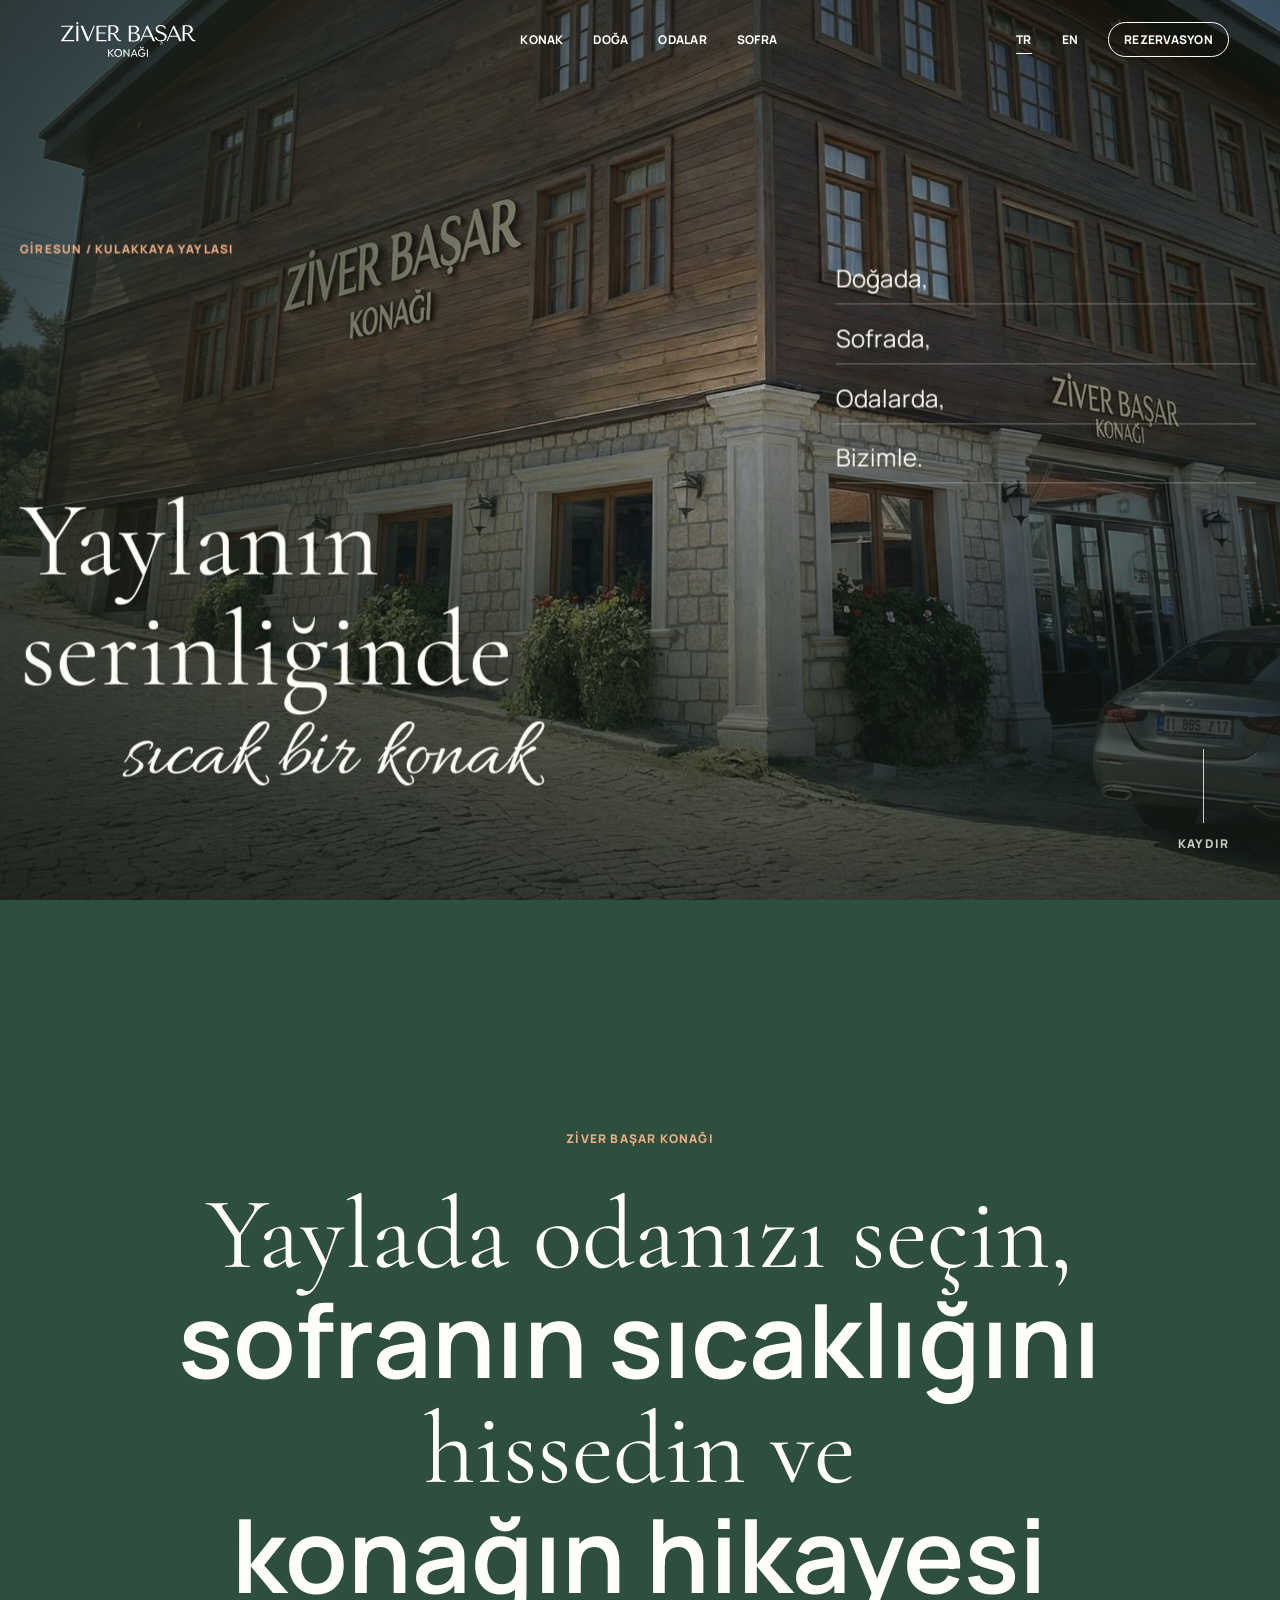
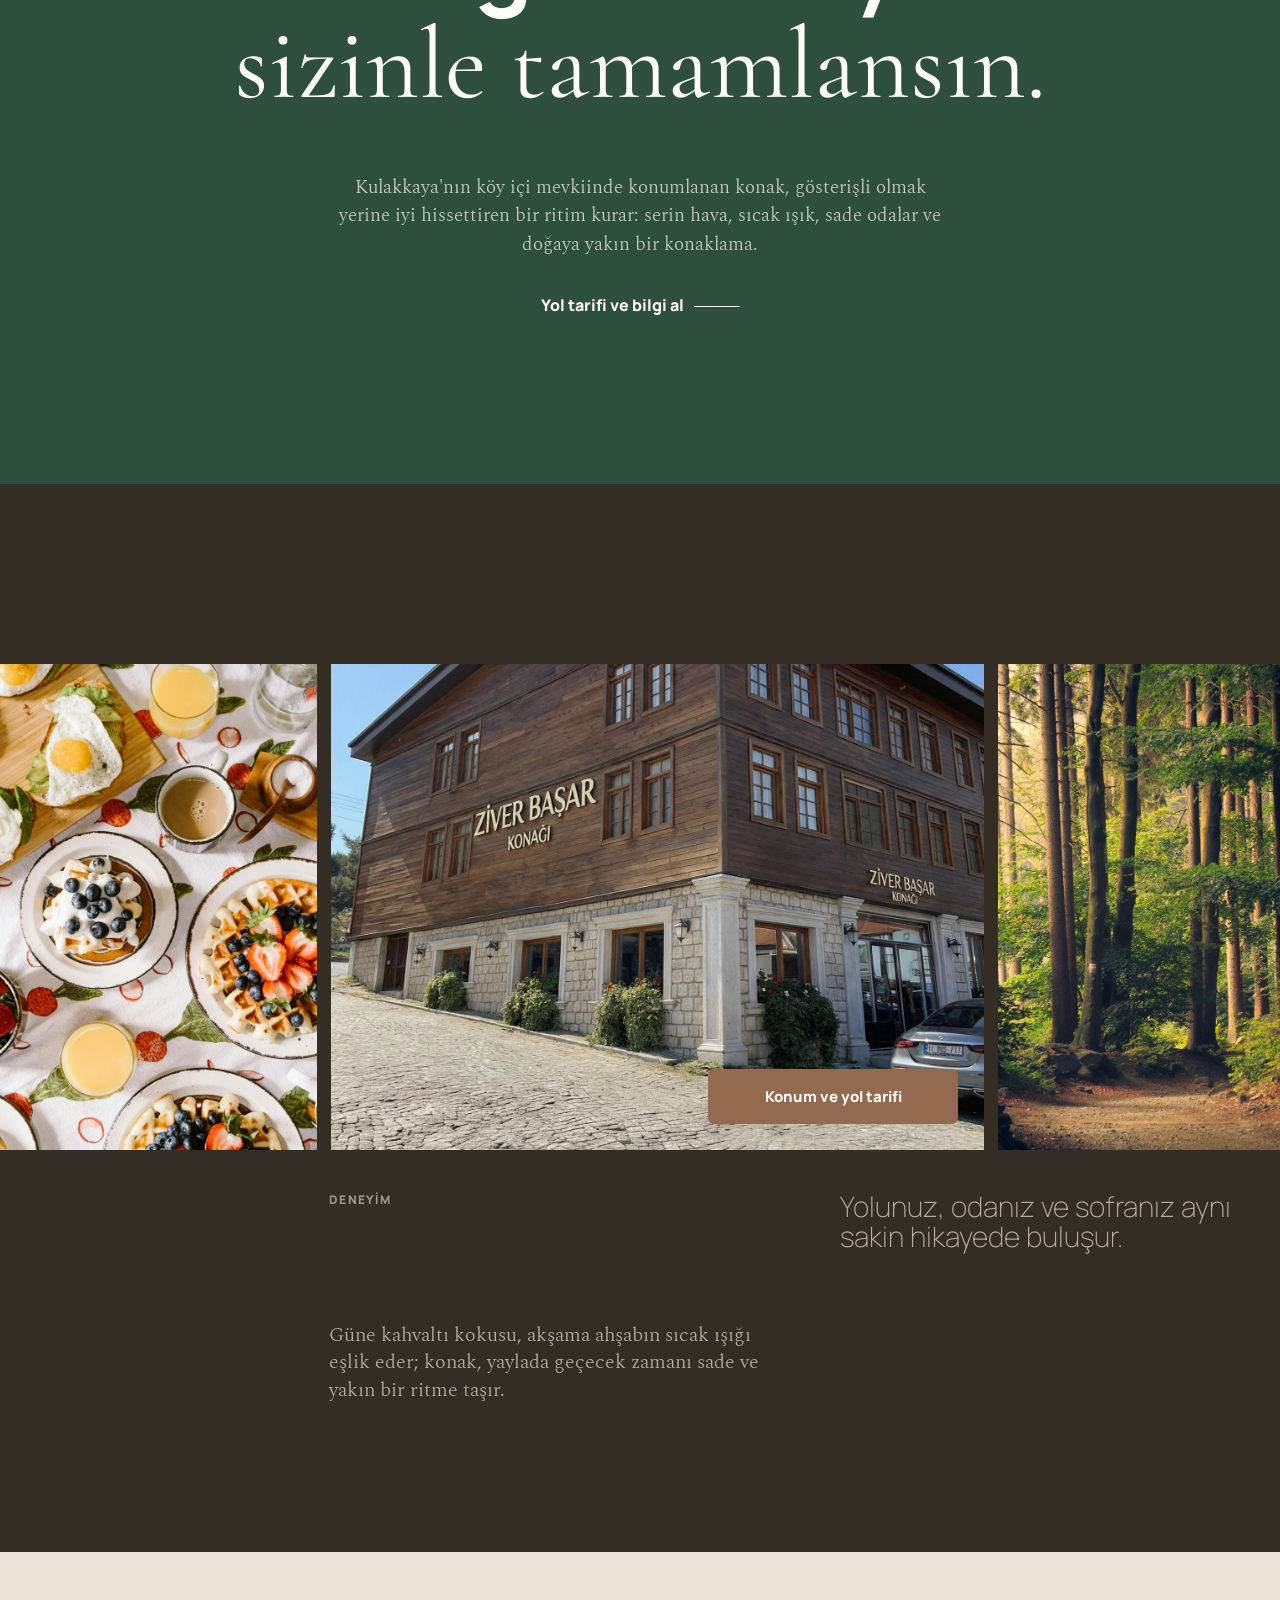
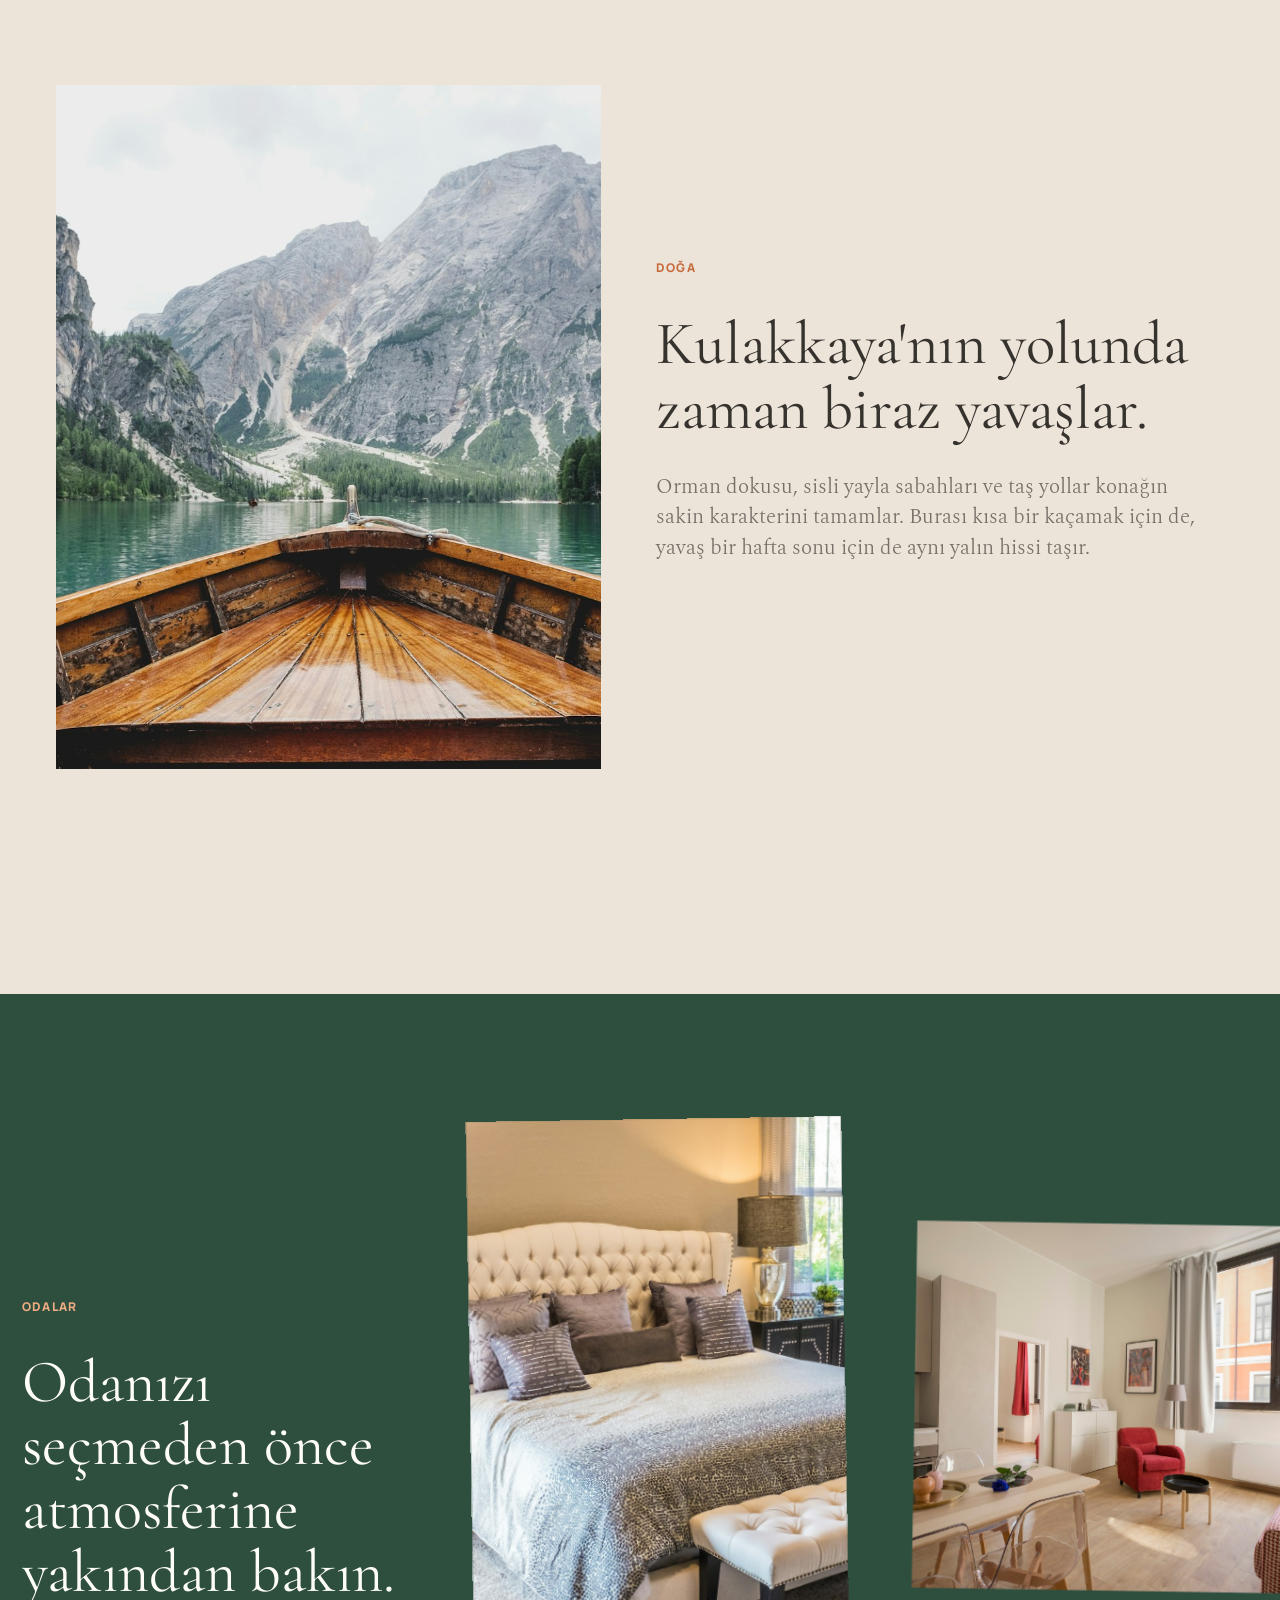
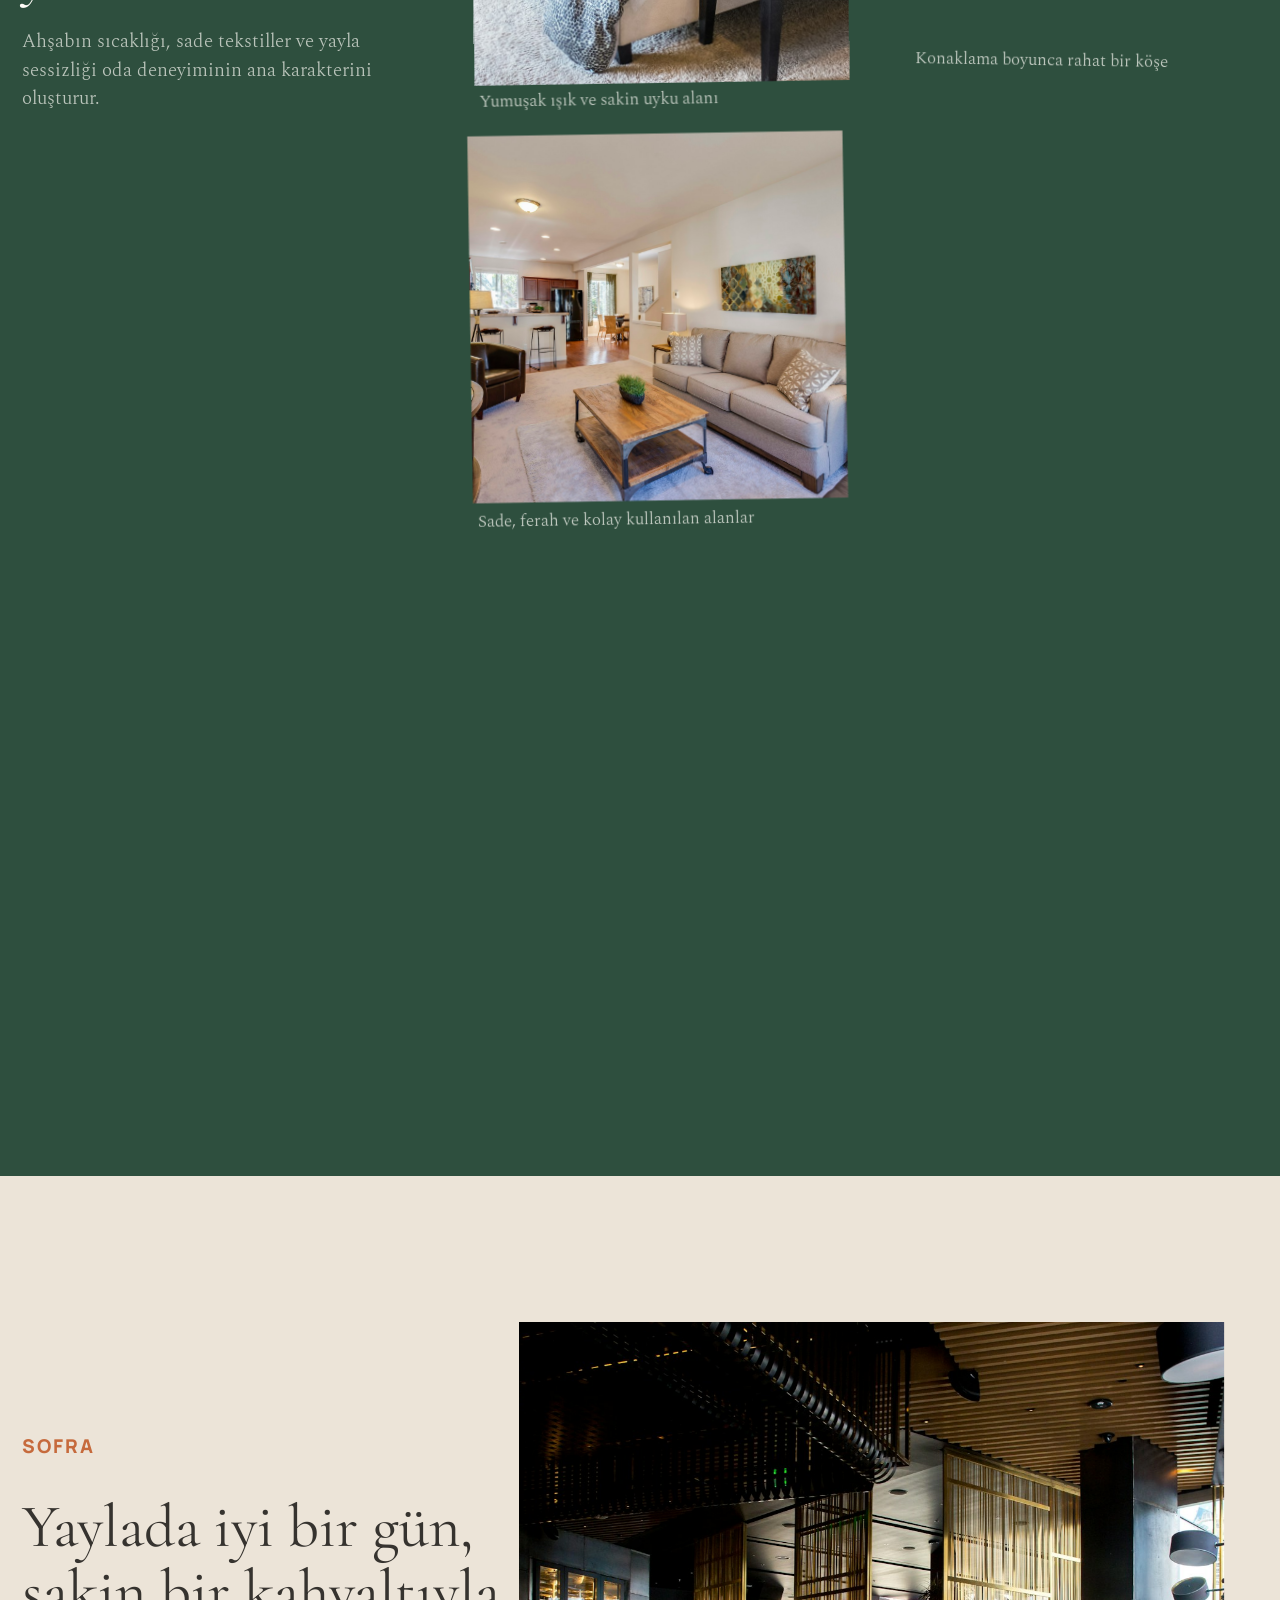
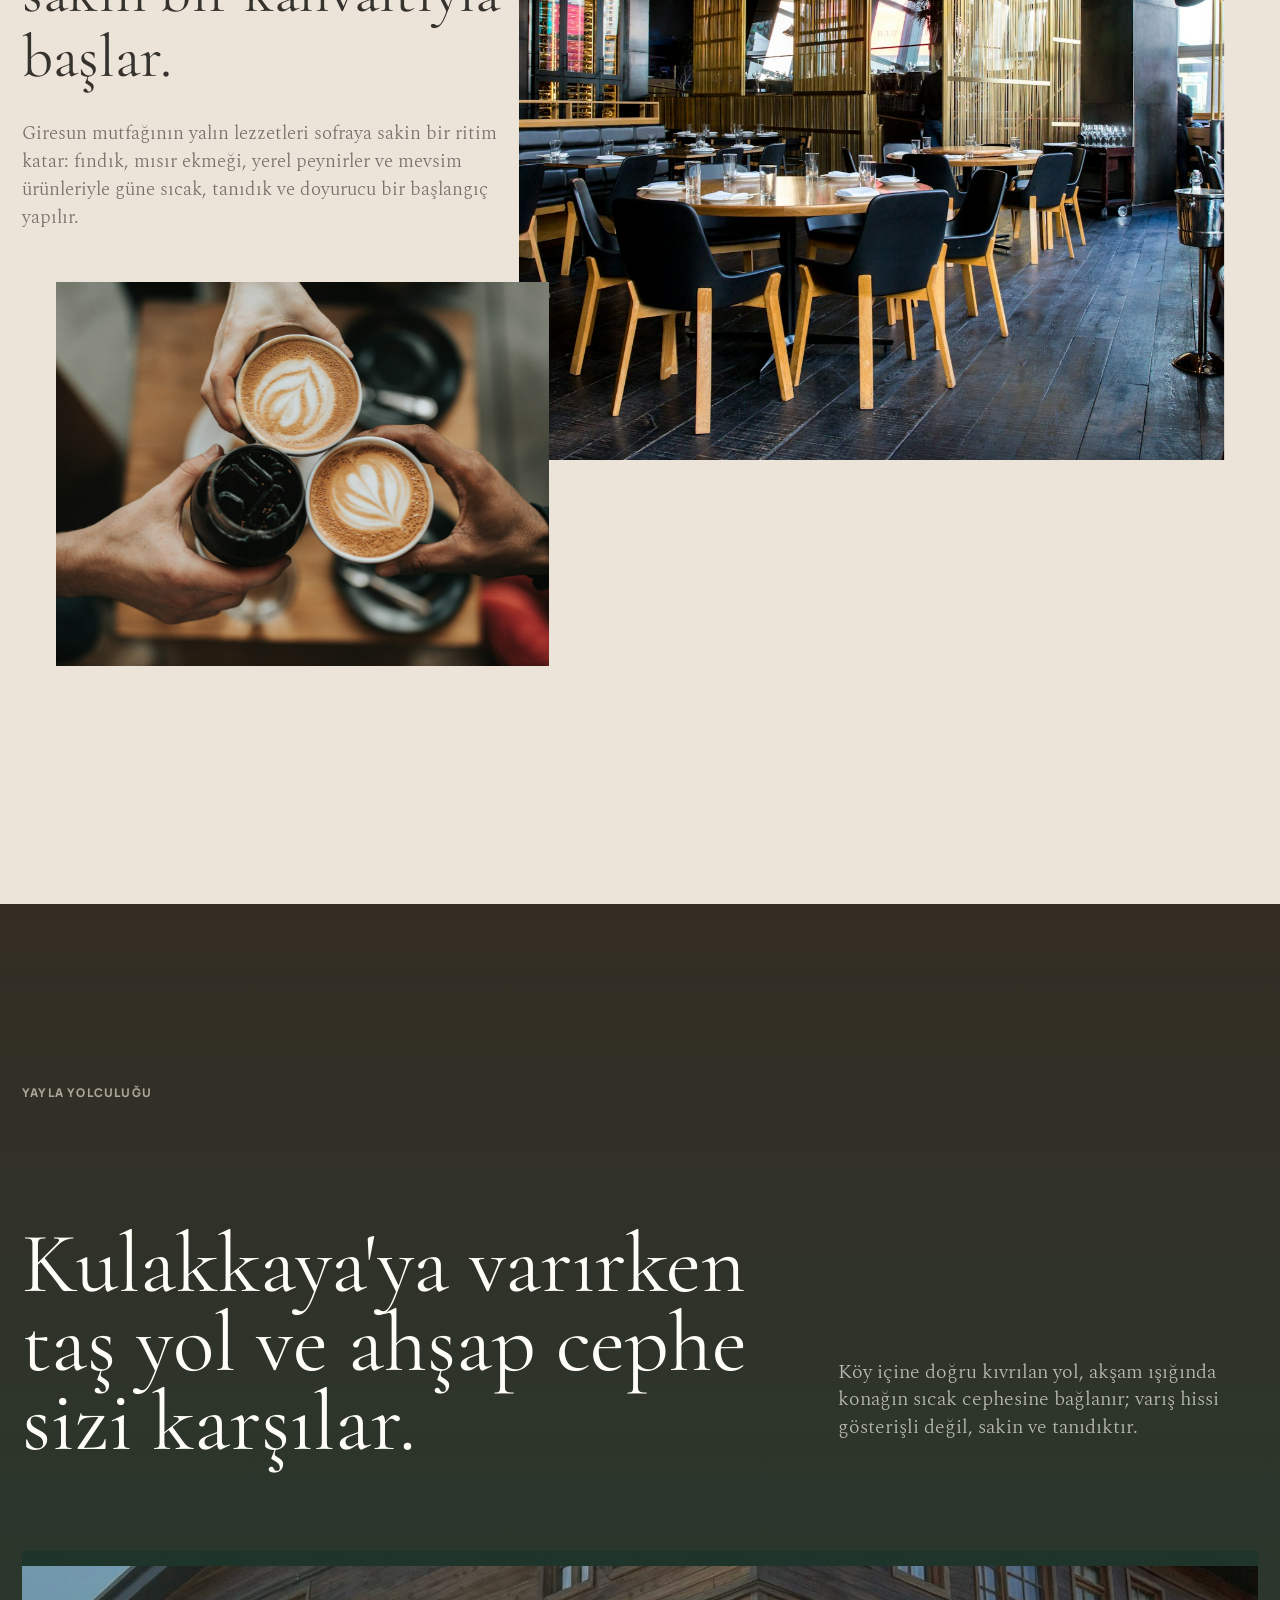
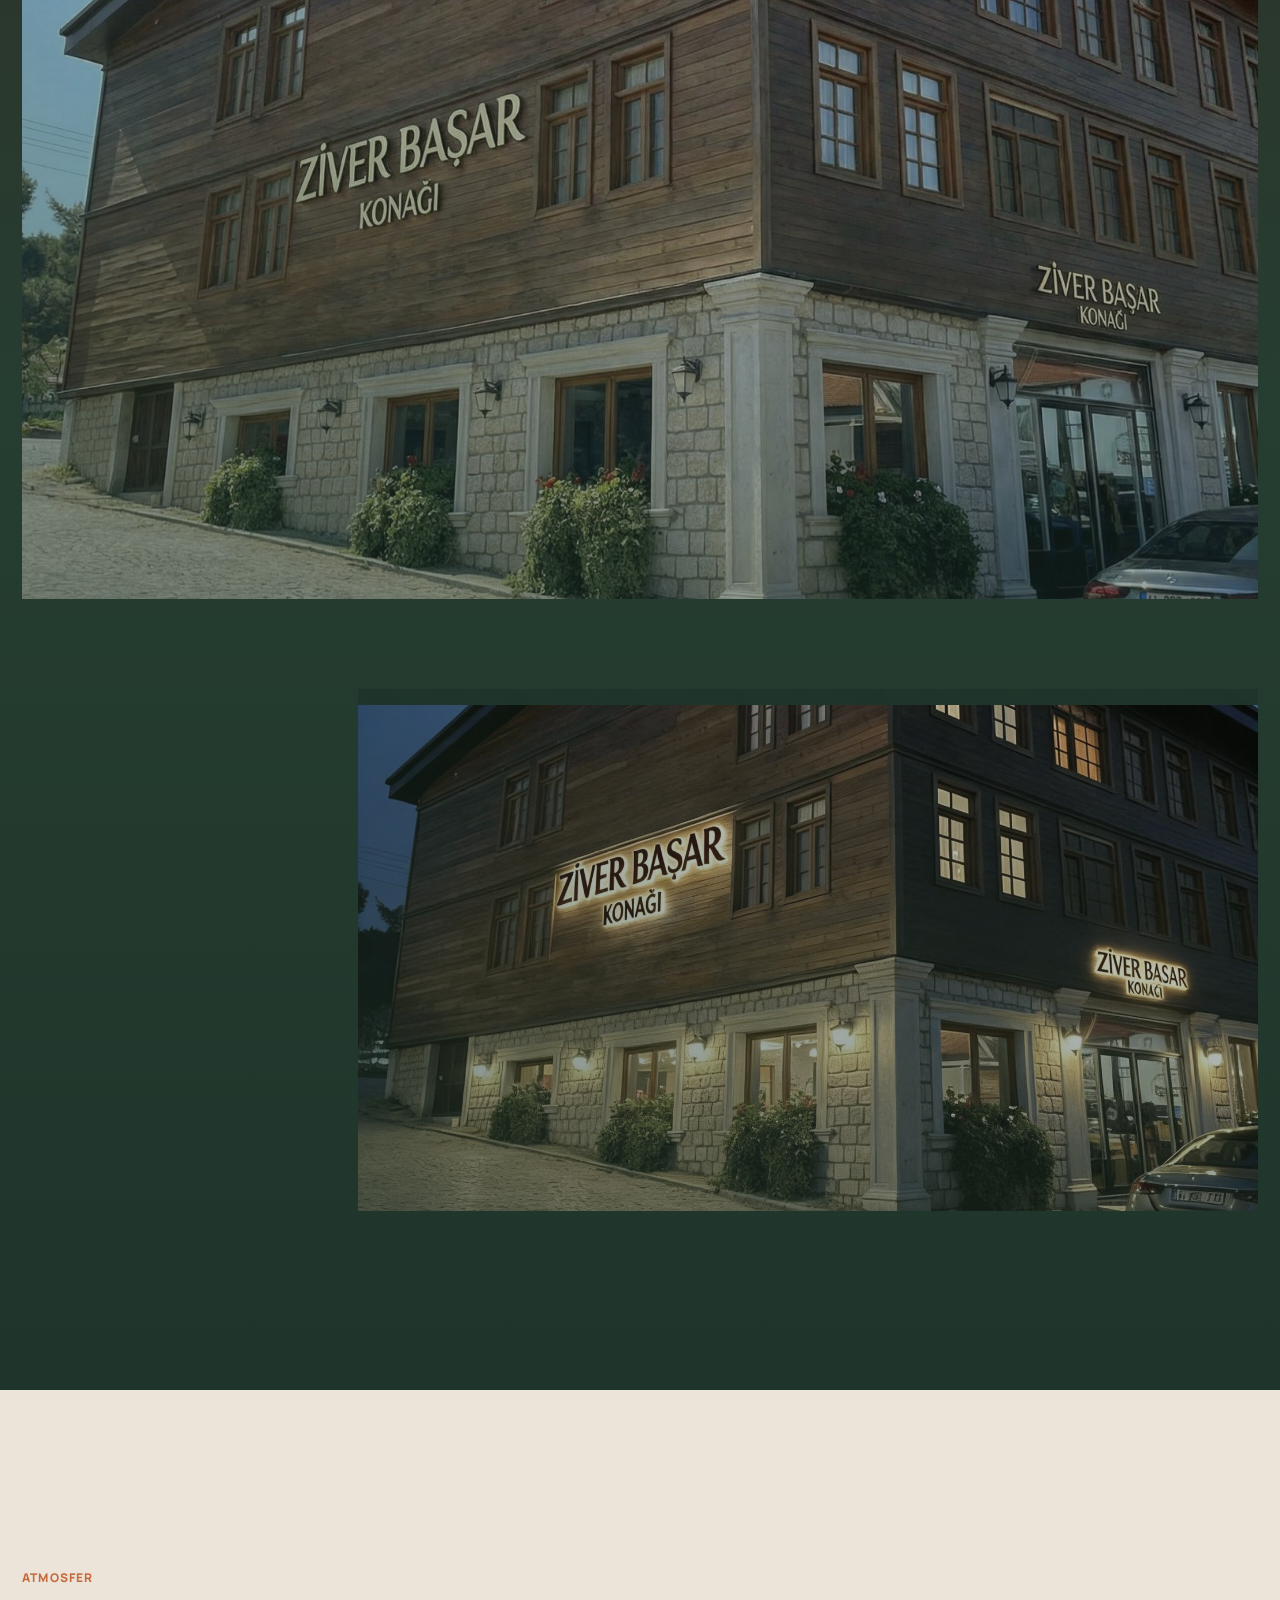
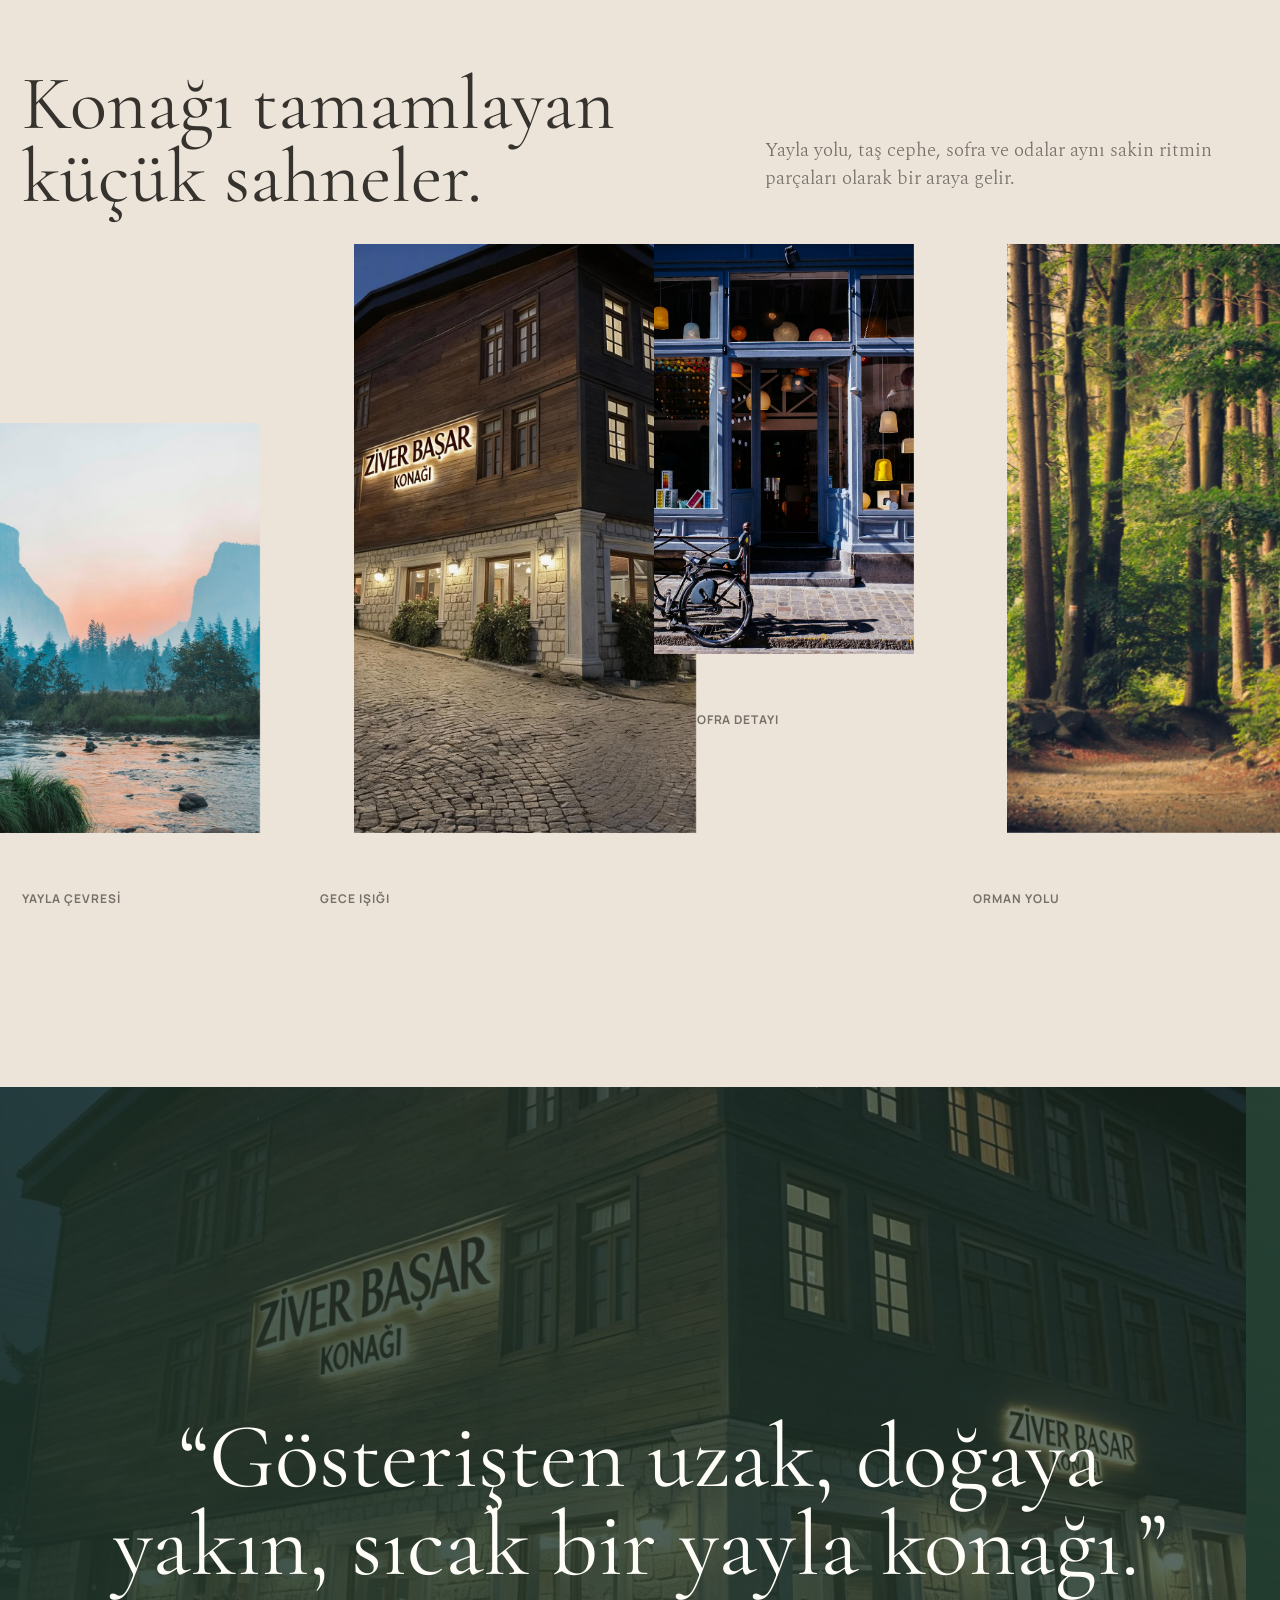
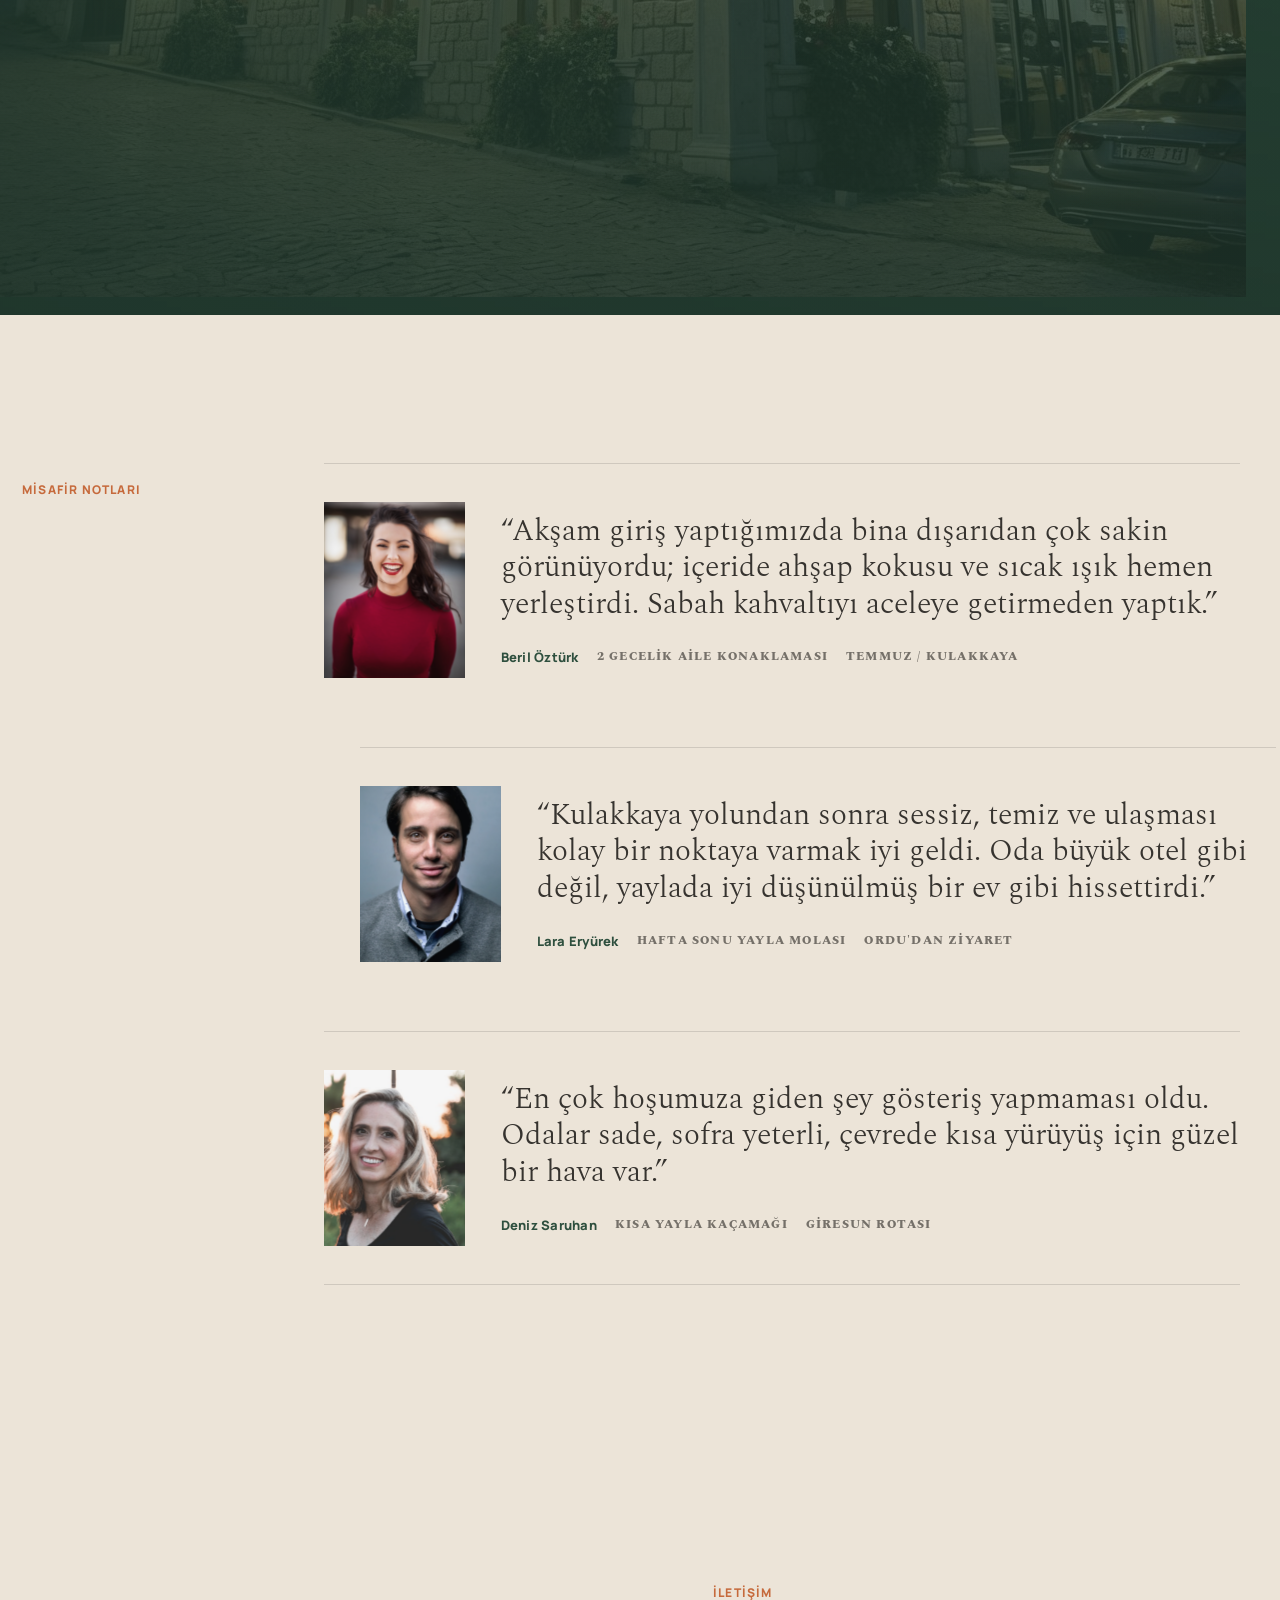
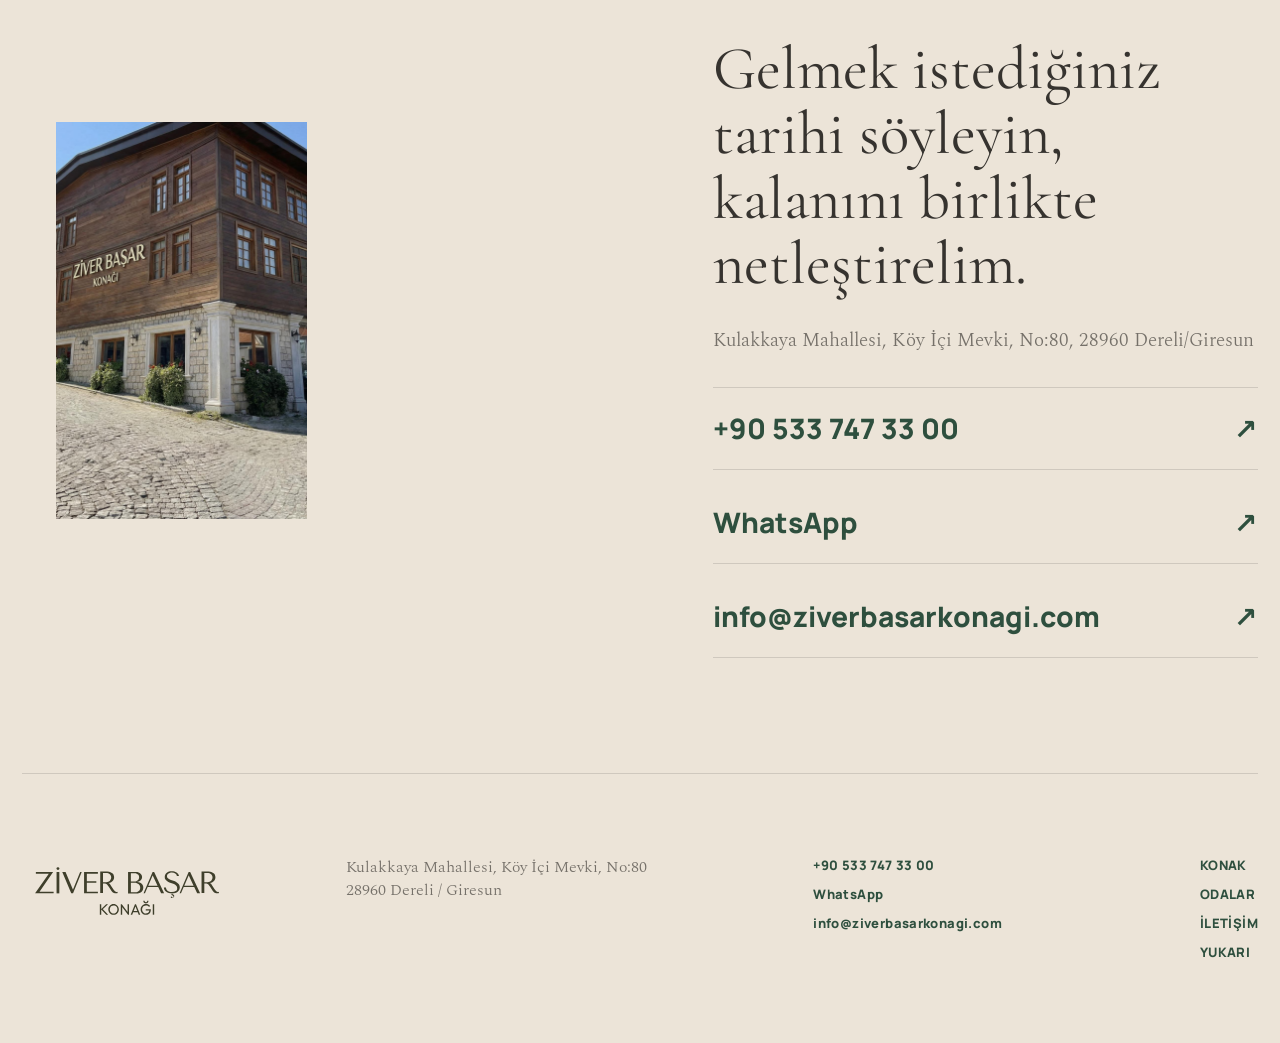
<file: index.html>
<!doctype html>
<html lang="tr">
  <head>
    <meta charset="utf-8" />
    <meta name="viewport" content="width=device-width, initial-scale=1" />
    <title>Ziver Başar Konağı | Kulakkaya Yaylası Butik Otel</title>
    <meta
      name="description"
      content="Giresun Kulakkaya Yaylası'nda ahşap ve taş mimarisiyle sakin, sıcak ve doğaya yakın butik konaklama deneyimi."
    />
    <link rel="icon" href="assets/logos/zbk-logotype-color-1.svg" type="image/svg+xml" />
    <link rel="preconnect" href="https://fonts.googleapis.com" />
    <link rel="preconnect" href="https://fonts.gstatic.com" crossorigin />
    <link
      href="https://fonts.googleapis.com/css2?family=Allura&family=Cormorant+Garamond:wght@300;400;500;600&family=Manrope:wght@200;300;400;500;600;700;800&family=Spectral:wght@200;300;400;500;600;700&display=swap"
      rel="stylesheet"
    />
    <link rel="stylesheet" href="styles.css" />
  </head>
  <body>
    <div class="loader" aria-hidden="true">
      <img src="assets/logos/zbk-logotype-white.svg" alt="" />
    </div>

    <header class="site-nav" data-nav>
      <a class="nav-logo" href="#top" aria-label="Ziver Başar Konağı ana sayfa">
        <img src="assets/logos/zbk-logotype-white.svg" alt="Ziver Başar Konağı" />
      </a>
      <nav class="nav-links" aria-label="Ana menü">
        <a href="#konak">Konak</a>
        <a href="#doga">Doğa</a>
        <a href="#odalar">Odalar</a>
        <a href="#sofra">Sofra</a>
      </nav>
      <div class="nav-meta">
        <a href="index.html" aria-current="page">TR</a>
        <a href="en/index.html">EN</a>
        <details class="nav-contact">
          <summary>Rezervasyon</summary>
          <div class="nav-contact-panel" aria-label="İletişim seçenekleri">
            <a href="tel:+905337473300">Ara</a>
            <a href="https://wa.me/905337473300">WhatsApp</a>
            <a href="#email-contact">Mail</a>
          </div>
        </details>
      </div>
    </header>

    <main id="top">
      <section class="hero scene dark-section" data-theme="dark" data-text-effect="hero">
        <video
          class="hero-media"
          autoplay
          muted
          loop
          playsinline
          poster="assets/photos/day.jpeg"
          aria-label="Kulakkaya Yaylası'ndaki Ziver Başar Konağı"
        >
          <source src="https://v3b.fal.media/files/b/0aa115b8/AcC-FDHtLYDZBUZywJd9V_video.mp4" type="video/mp4" />
        </video>
        <div class="hero-wash"></div>
        <div class="hero-content">
          <p class="micro">Giresun / Kulakkaya Yaylası</p>
          <h1 class="hero-title hero-title-soft">
            <span class="hero-title-line">
              <span class="title-serif">Yaylanın serinliğinde</span>
            </span>
            <span class="title-script">sıcak bir konak</span>
          </h1>
          <div class="hero-phrases" aria-label="Konağın deneyim alanları">
            <a href="#doga">Doğada,</a>
            <a href="#sofra">Sofrada,</a>
            <a href="#odalar">Odalarda,</a>
            <a href="#iletisim">Bizimle.</a>
          </div>
        </div>
        <a class="scroll-cue" href="#konak" aria-label="Aşağı kaydır">
          <span></span>
          Kaydır
        </a>
      </section>

      <section id="konak" class="intro-panel scene dark-section" data-theme="dark" data-text-effect="intro">
        <div class="section-shell intro-grid">
          <p class="micro">Ziver Başar Konağı</p>
          <h2 class="mixed-statement">
            <span class="statement-serif">Yaylada odanızı seçin,</span>
            <span class="statement-sans">sofranın sıcaklığını</span>
            <span class="statement-serif">hissedin ve</span>
            <span class="statement-sans">konağın hikayesi</span>
            <span class="statement-serif">sizinle tamamlansın.</span>
          </h2>
          <div class="intro-copy">
            <p>
              Kulakkaya'nın köy içi mevkiinde konumlanan konak, gösterişli olmak
              yerine iyi hissettiren bir ritim kurar: serin hava, sıcak ışık,
              sade odalar ve doğaya yakın bir konaklama.
            </p>
            <a class="text-arrow" href="#iletisim">Yol tarifi ve bilgi al</a>
          </div>
        </div>
      </section>

      <section class="experience-slider scene" data-theme="dark" aria-label="Konağı keşfet" data-experience-slider>
        <div class="slider-track" data-slider-track>
          <figure class="slider-card">
            <img src="assets/stock/breakfast-table.jpg" alt="Yayla kahvaltısı ve sofra detayı" />
          </figure>
          <figure class="slider-card slider-card-wide">
            <img src="assets/photos/day.jpeg" alt="Ziver Başar Konağı gündüz görünümü" />
            <a class="slider-card-button" href="#iletisim">Konum ve yol tarifi</a>
          </figure>
          <figure class="slider-card">
            <img src="assets/stock/forest-path.jpg" alt="Kulakkaya çevresinde orman yolu" />
          </figure>
          <figure class="slider-card slider-card-wide">
            <img src="assets/photos/night.jpeg" alt="Ziver Başar Konağı gece görünümü" />
            <a class="slider-card-button" href="#odalar">Odaları konuşalım</a>
          </figure>
          <figure class="slider-card">
            <img src="assets/stock/cozy-bed.jpg" alt="Sıcak oda atmosferi" />
          </figure>
        </div>
        <div class="slider-copy" data-slider-copy>
          <p class="micro">Deneyim</p>
          <h2>Yolunuz, odanız ve sofranız aynı sakin hikayede buluşur.</h2>
          <p>
            Güne kahvaltı kokusu, akşama ahşabın sıcak ışığı eşlik eder;
            konak, yaylada geçecek zamanı sade ve yakın bir ritme taşır.
          </p>
        </div>
      </section>

      <section id="doga" class="split-story scene" data-theme="light">
        <div class="split-media parallax-media">
          <video autoplay muted loop playsinline poster="assets/stock/mountain-road.jpg">
            <source src="https://v3b.fal.media/files/b/0aa1156f/pLtvjibAbxCZs7AMl7Izp_video.mp4" type="video/mp4" />
          </video>
        </div>
        <div class="split-copy reveal-block">
          <p class="micro">Doğa</p>
          <h2>Kulakkaya'nın yolunda zaman biraz yavaşlar.</h2>
          <p>
            Orman dokusu, sisli yayla sabahları ve taş yollar konağın sakin
            karakterini tamamlar. Burası kısa bir kaçamak için de, yavaş bir
            hafta sonu için de aynı yalın hissi taşır.
          </p>
        </div>
      </section>

      <section id="odalar" class="rooms-showcase scene dark-section" data-theme="dark">
        <div class="section-shell rooms-layout">
          <div class="rooms-heading">
            <p class="micro">Odalar</p>
            <h2>Odanızı seçmeden önce atmosferine yakından bakın.</h2>
            <p>
              Ahşabın sıcaklığı, sade tekstiller ve yayla sessizliği oda
              deneyiminin ana karakterini oluşturur.
            </p>
          </div>
          <div class="rooms-gallery" aria-label="Oda görselleri">
            <figure class="room-card room-card-tall" data-room-card>
              <img src="assets/stock/cozy-bed.jpg" alt="Sıcak ışıklı yatak odası atmosferi" />
              <figcaption>Yumuşak ışık ve sakin uyku alanı</figcaption>
            </figure>
            <figure class="room-card" data-room-card>
              <img src="assets/stock/warm-bedroom.jpg" alt="Oturma alanı ve sıcak oda detayı" />
              <figcaption>Konaklama boyunca rahat bir köşe</figcaption>
            </figure>
            <figure class="room-card" data-room-card>
              <img src="assets/stock/hotel-room.jpg" alt="Aydınlık oda ve dinlenme alanı" />
              <figcaption>Sade, ferah ve kolay kullanılan alanlar</figcaption>
            </figure>
            <figure class="room-card room-card-wide" data-room-card>
              <img src="assets/stock/hotel-lobby.jpg" alt="Ortak iç mekan ve dinlenme atmosferi" />
              <figcaption>Oda dışına taşan sıcak konak hissi</figcaption>
            </figure>
          </div>
        </div>
      </section>

      <section id="sofra" class="broken-grid scene" data-theme="light">
        <div class="broken-copy reveal-block">
          <p class="micro">Sofra</p>
          <h2>Yaylada iyi bir gün, sakin bir kahvaltıyla başlar.</h2>
          <p>
            Giresun mutfağının yalın lezzetleri sofraya sakin bir ritim katar:
            fındık, mısır ekmeği, yerel peynirler ve mevsim ürünleriyle güne
            sıcak, tanıdık ve doyurucu bir başlangıç yapılır.
          </p>
        </div>
        <img class="broken-large parallax-media" src="assets/stock/dining-room.jpg" alt="Sıcak restoran atmosferi" />
        <img class="broken-small parallax-media" src="assets/stock/coffee-detail.jpg" alt="Kahve ve masa detayı" />
      </section>

      <section class="scroll-grow scene dark-section" data-theme="dark" aria-label="Yayla varış sahneleri">
        <div class="section-shell grow-intro">
          <p class="micro">Yayla Yolculuğu</p>
          <h2>Kulakkaya'ya varırken taş yol ve ahşap cephe sizi karşılar.</h2>
          <p>
            Köy içine doğru kıvrılan yol, akşam ışığında konağın sıcak cephesine
            bağlanır; varış hissi gösterişli değil, sakin ve tanıdıktır.
          </p>
        </div>
        <figure class="grow-frame grow-frame-wide" data-grow-image>
          <img src="assets/photos/day.jpeg" alt="Ziver Başar Konağı gündüz cephe görünümü" />
        </figure>
        <figure class="grow-frame grow-frame-float" data-grow-image>
          <img src="assets/photos/night.jpeg" alt="Ziver Başar Konağı gece ışıkları" />
        </figure>
      </section>

      <section class="atmosphere-section scene" data-theme="light" aria-label="Konağın atmosferi">
        <div class="section-shell atmosphere-intro reveal-block">
          <p class="micro">Atmosfer</p>
          <h2>Konağı tamamlayan küçük sahneler.</h2>
          <p>
            Yayla yolu, taş cephe, sofra ve odalar aynı sakin ritmin parçaları
            olarak bir araya gelir.
          </p>
        </div>
        <div class="atmosphere-grid">
          <figure class="atmosphere-card">
            <img src="assets/stock/highland-lake.jpg" alt="Yayla gölü ve dağ manzarası" />
            <figcaption>Yayla çevresi</figcaption>
          </figure>
          <figure class="atmosphere-card atmosphere-card-tall">
            <img src="assets/photos/night.jpeg" alt="Ziver Başar Konağı gece görünümü" />
            <figcaption>Gece ışığı</figcaption>
          </figure>
          <figure class="atmosphere-card">
            <img src="assets/stock/table-detail.jpg" alt="Sofra detayı" />
            <figcaption>Sofra detayı</figcaption>
          </figure>
          <figure class="atmosphere-card atmosphere-card-tall">
            <img src="assets/stock/forest-path.jpg" alt="Orman yolu" />
            <figcaption>Orman yolu</figcaption>
          </figure>
        </div>
      </section>

      <section class="quote-section scene dark-section" data-theme="dark">
        <video class="quote-video" autoplay muted loop playsinline poster="assets/photos/night.jpeg" aria-hidden="true">
          <source src="https://v3b.fal.media/files/b/0aa1157d/uxHQSfrugtvLCtugqlTe0_video.mp4" type="video/mp4" />
        </video>
        <div class="section-shell">
          <blockquote>
            “Gösterişten uzak, doğaya yakın, sıcak bir yayla konağı.”
          </blockquote>
        </div>
      </section>

      <section class="testimonials scene" data-theme="light" aria-label="Misafir notları">
        <div class="section-shell testimonial-layout">
          <div class="testimonial-heading reveal-block">
            <p class="micro">Misafir Notları</p>
          </div>
          <div class="testimonial-list">
            <article class="testimonial-card reveal-block" data-testimonial-card>
              <figure class="testimonial-photo">
                <img src="assets/stock/guest-portrait-1.jpg" alt="Yayla konaklaması yapan misafir portresi" />
              </figure>
              <div class="testimonial-copy">
                <blockquote>
                  “Akşam giriş yaptığımızda bina dışarıdan çok sakin görünüyordu; içeride ahşap kokusu ve sıcak ışık hemen yerleştirdi. Sabah kahvaltıyı aceleye getirmeden yaptık.”
                </blockquote>
                <p><span>Beril Öztürk</span><span>2 gecelik aile konaklaması</span><span>Temmuz / Kulakkaya</span></p>
              </div>
            </article>
            <article class="testimonial-card reveal-block" data-testimonial-card>
              <figure class="testimonial-photo">
                <img src="assets/stock/guest-portrait-2.jpg" alt="Konağı ziyaret eden misafir portresi" />
              </figure>
              <div class="testimonial-copy">
                <blockquote>
                  “Kulakkaya yolundan sonra sessiz, temiz ve ulaşması kolay bir noktaya varmak iyi geldi. Oda büyük otel gibi değil, yaylada iyi düşünülmüş bir ev gibi hissettirdi.”
                </blockquote>
                <p><span>Lara Eryürek</span><span>Hafta sonu yayla molası</span><span>Ordu'dan ziyaret</span></p>
              </div>
            </article>
            <article class="testimonial-card reveal-block" data-testimonial-card>
              <figure class="testimonial-photo">
                <img src="assets/stock/guest-portrait-3.jpg" alt="Sakin konaklama deneyimi yaşayan misafir portresi" />
              </figure>
              <div class="testimonial-copy">
                <blockquote>
                  “En çok hoşumuza giden şey gösteriş yapmaması oldu. Odalar sade, sofra yeterli, çevrede kısa yürüyüş için güzel bir hava var.”
                </blockquote>
                <p><span>Deniz Saruhan</span><span>Kısa yayla kaçamağı</span><span>Giresun rotası</span></p>
              </div>
            </article>
          </div>
        </div>
      </section>

      <section id="iletisim" class="contact-stage scene" data-theme="light">
        <div class="contact-map">
          <video autoplay muted loop playsinline poster="assets/photos/day.jpeg">
            <source src="https://v3b.fal.media/files/b/0aa115b8/AcC-FDHtLYDZBUZywJd9V_video.mp4" type="video/mp4" />
          </video>
          <iframe
            title="Ziver Başar Konağı konum haritası"
            src="https://www.google.com/maps?q=Kulakkaya%20Mahallesi%20K%C3%B6y%20%C4%B0%C3%A7i%20Mevki%20No%3A80%20Dereli%20Giresun&output=embed"
            loading="lazy"
            referrerpolicy="no-referrer-when-downgrade"
          ></iframe>
        </div>
        <div class="contact-copy reveal-block">
          <p class="micro">İletişim</p>
          <h2>Gelmek istediğiniz tarihi söyleyin, kalanını birlikte netleştirelim.</h2>
          <p>Kulakkaya Mahallesi, Köy İçi Mevki, No:80, 28960 Dereli/Giresun</p>
          <div class="contact-actions">
            <a href="tel:+905337473300">+90 533 747 33 00</a>
            <a href="https://wa.me/905337473300">WhatsApp</a>
            <a id="email-contact" href="mailto:info@ziverbasarkonagi.com">info@ziverbasarkonagi.com</a>
          </div>
        </div>
      </section>
    </main>

    <footer class="footer">
      <div class="footer-brand">
        <img src="assets/logos/zbk-logotype-color-1.svg" alt="Ziver Başar Konağı" />
      </div>
      <address class="footer-address">
        Kulakkaya Mahallesi, Köy İçi Mevki, No:80<br />
        28960 Dereli / Giresun
      </address>
      <div class="footer-contact">
        <a href="tel:+905337473300">+90 533 747 33 00</a>
        <a href="https://wa.me/905337473300">WhatsApp</a>
        <a href="mailto:info@ziverbasarkonagi.com">info@ziverbasarkonagi.com</a>
      </div>
      <nav class="footer-links" aria-label="Alt menü">
        <a href="#konak">Konak</a>
        <a href="#odalar">Odalar</a>
        <a href="#iletisim">İletişim</a>
        <a href="#top">Yukarı</a>
      </nav>
    </footer>

    <script src="script.js"></script>
  </body>
</html>
</file>
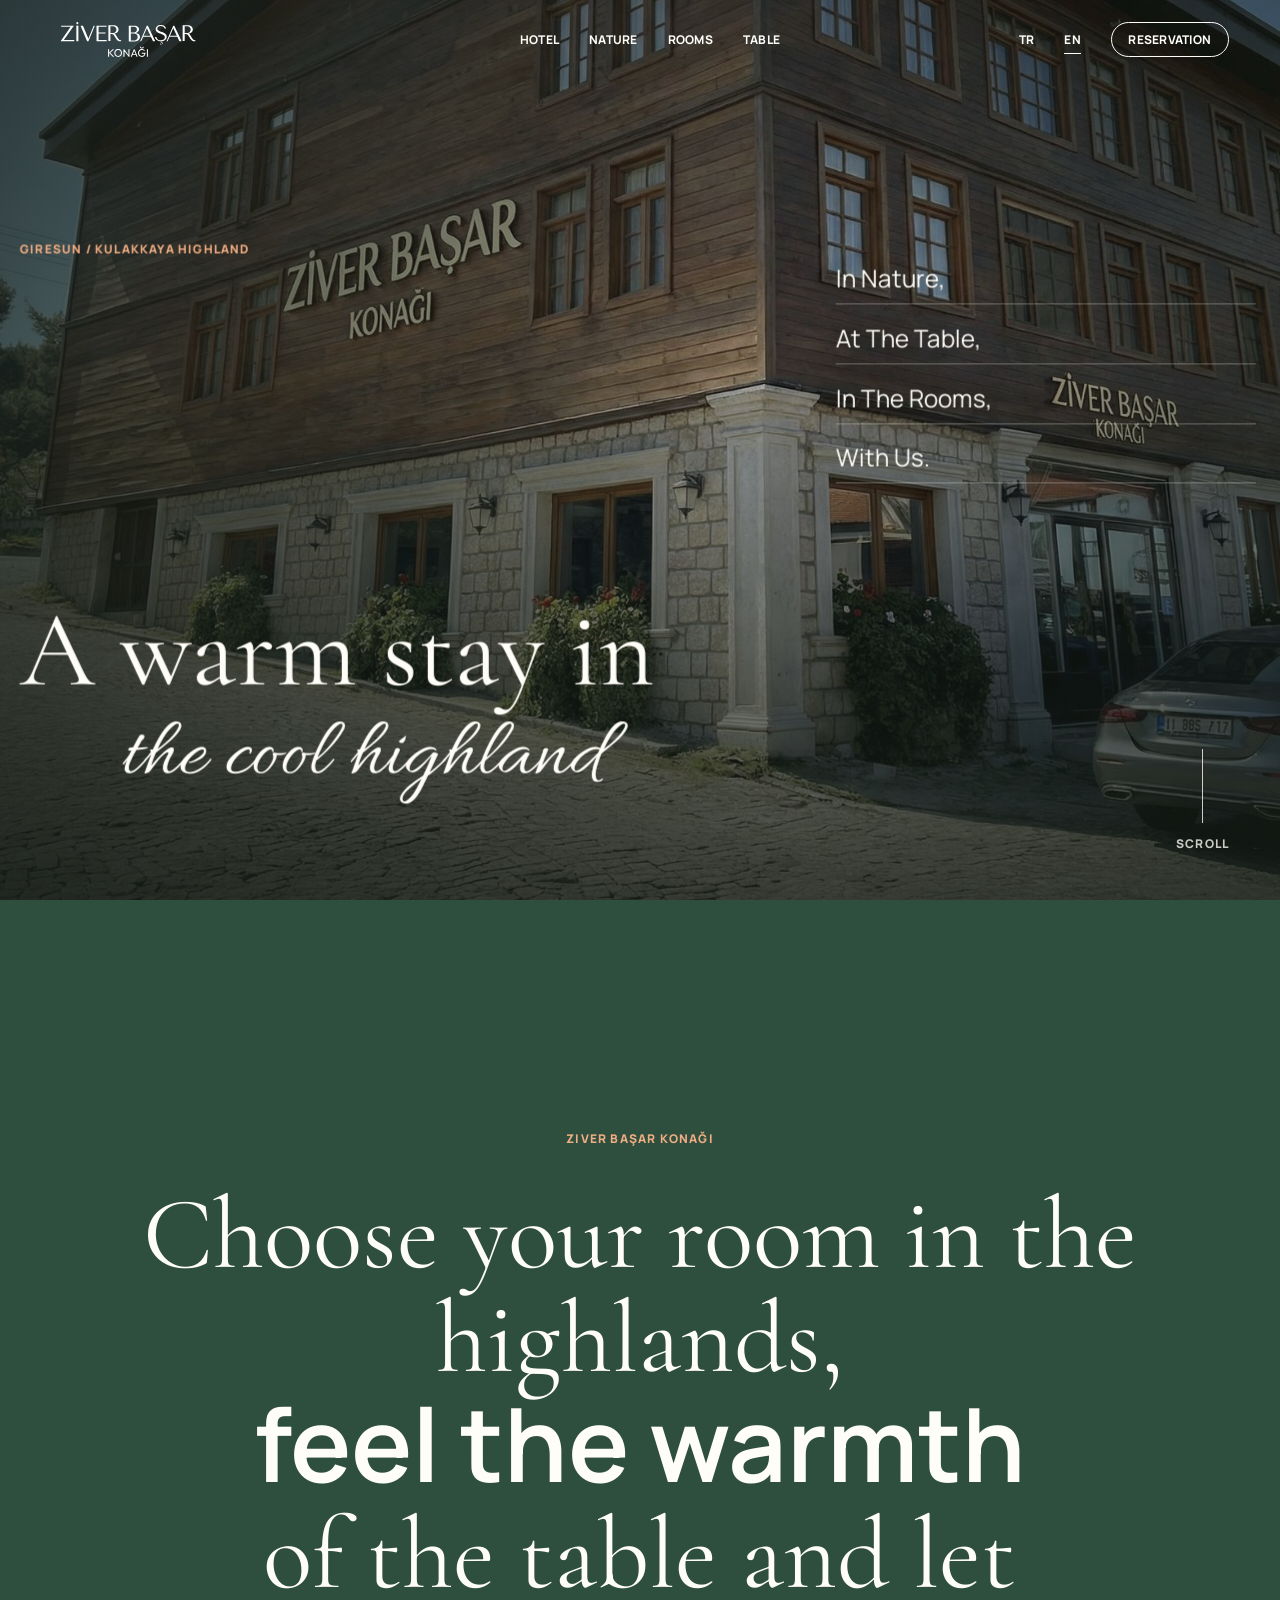
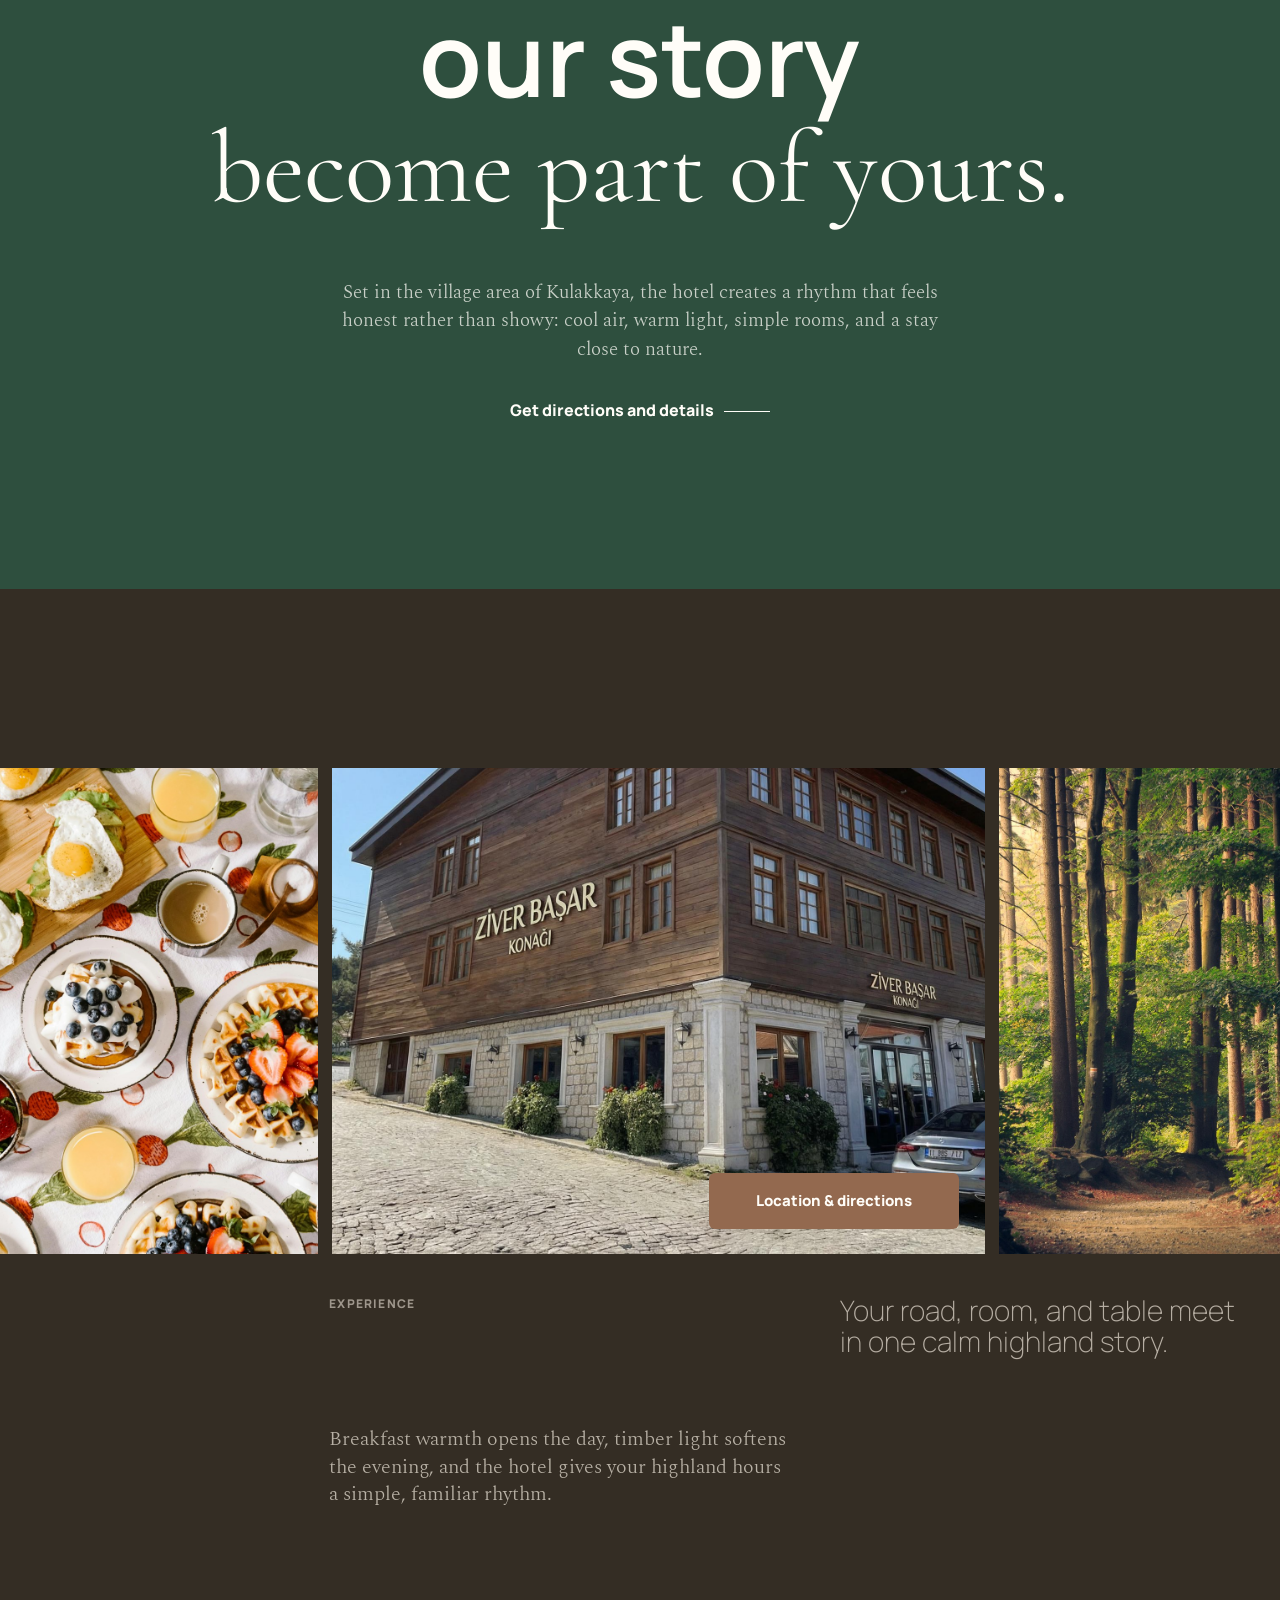
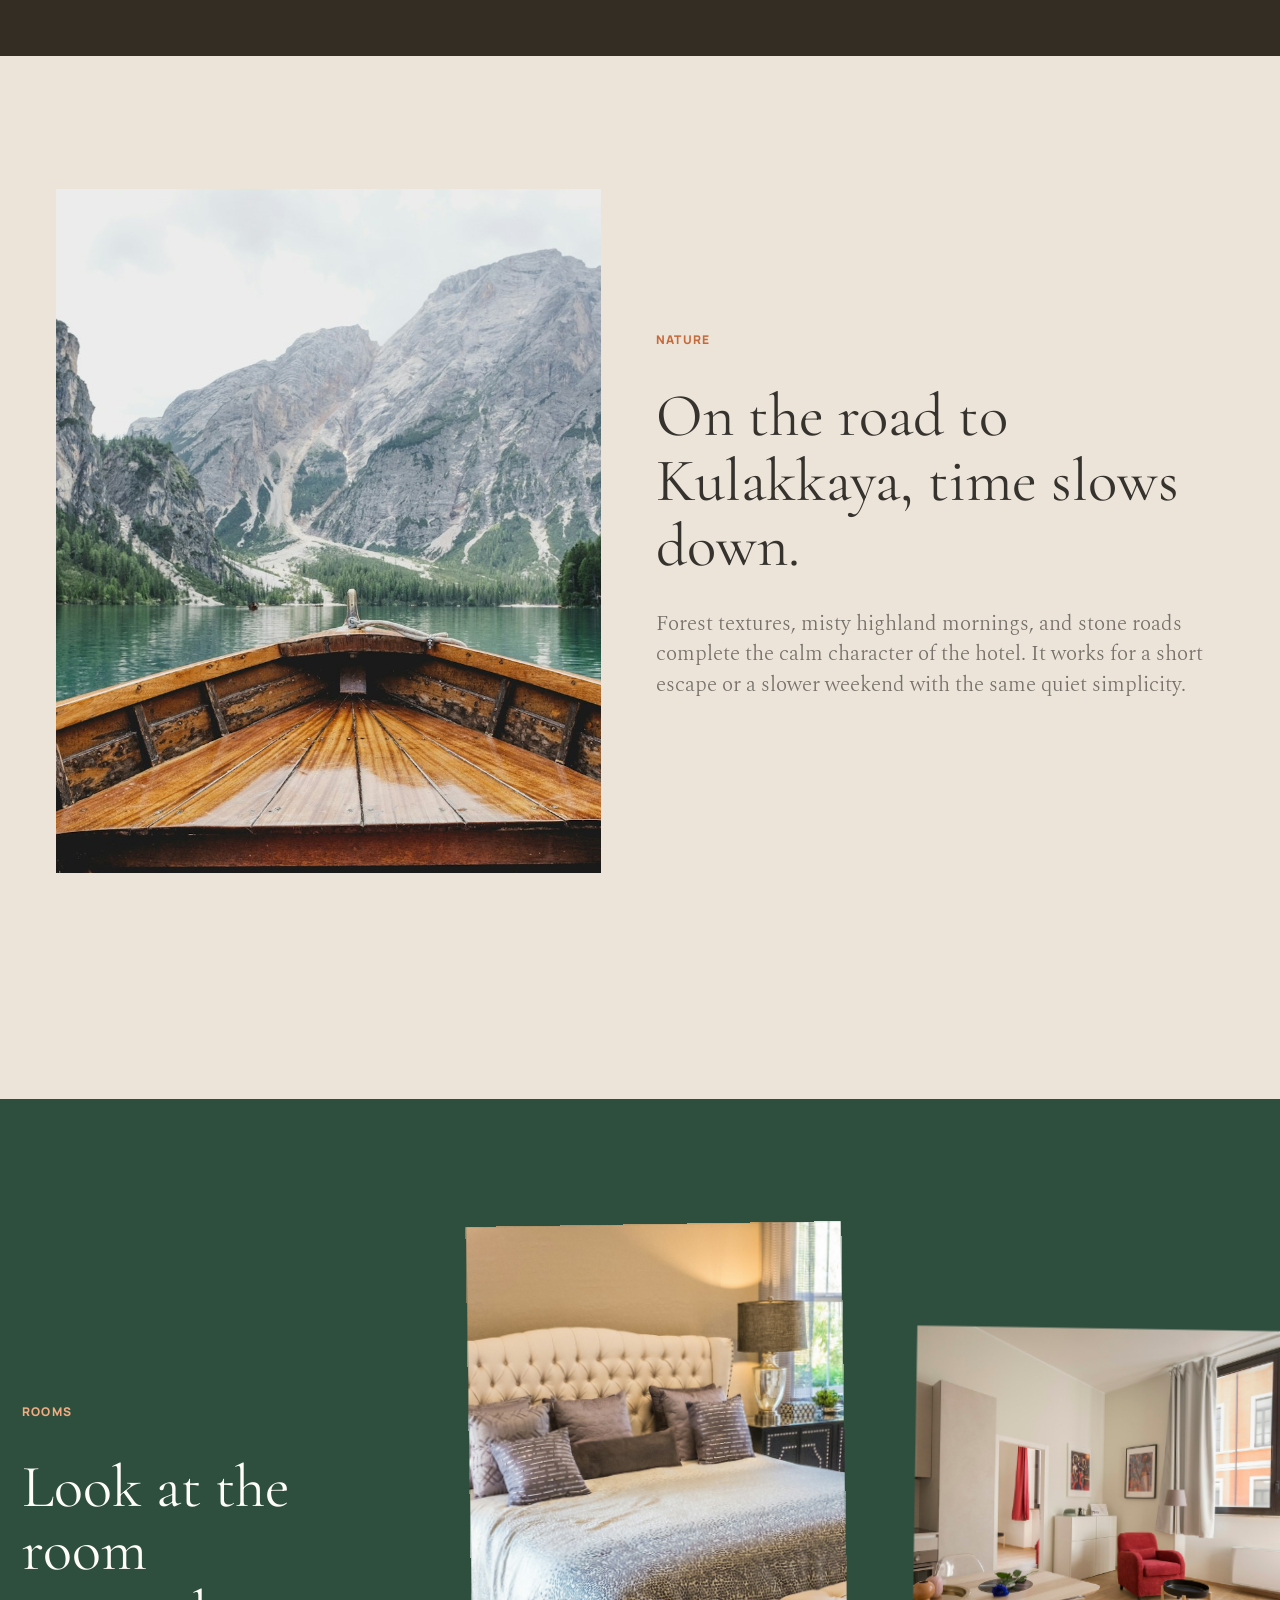
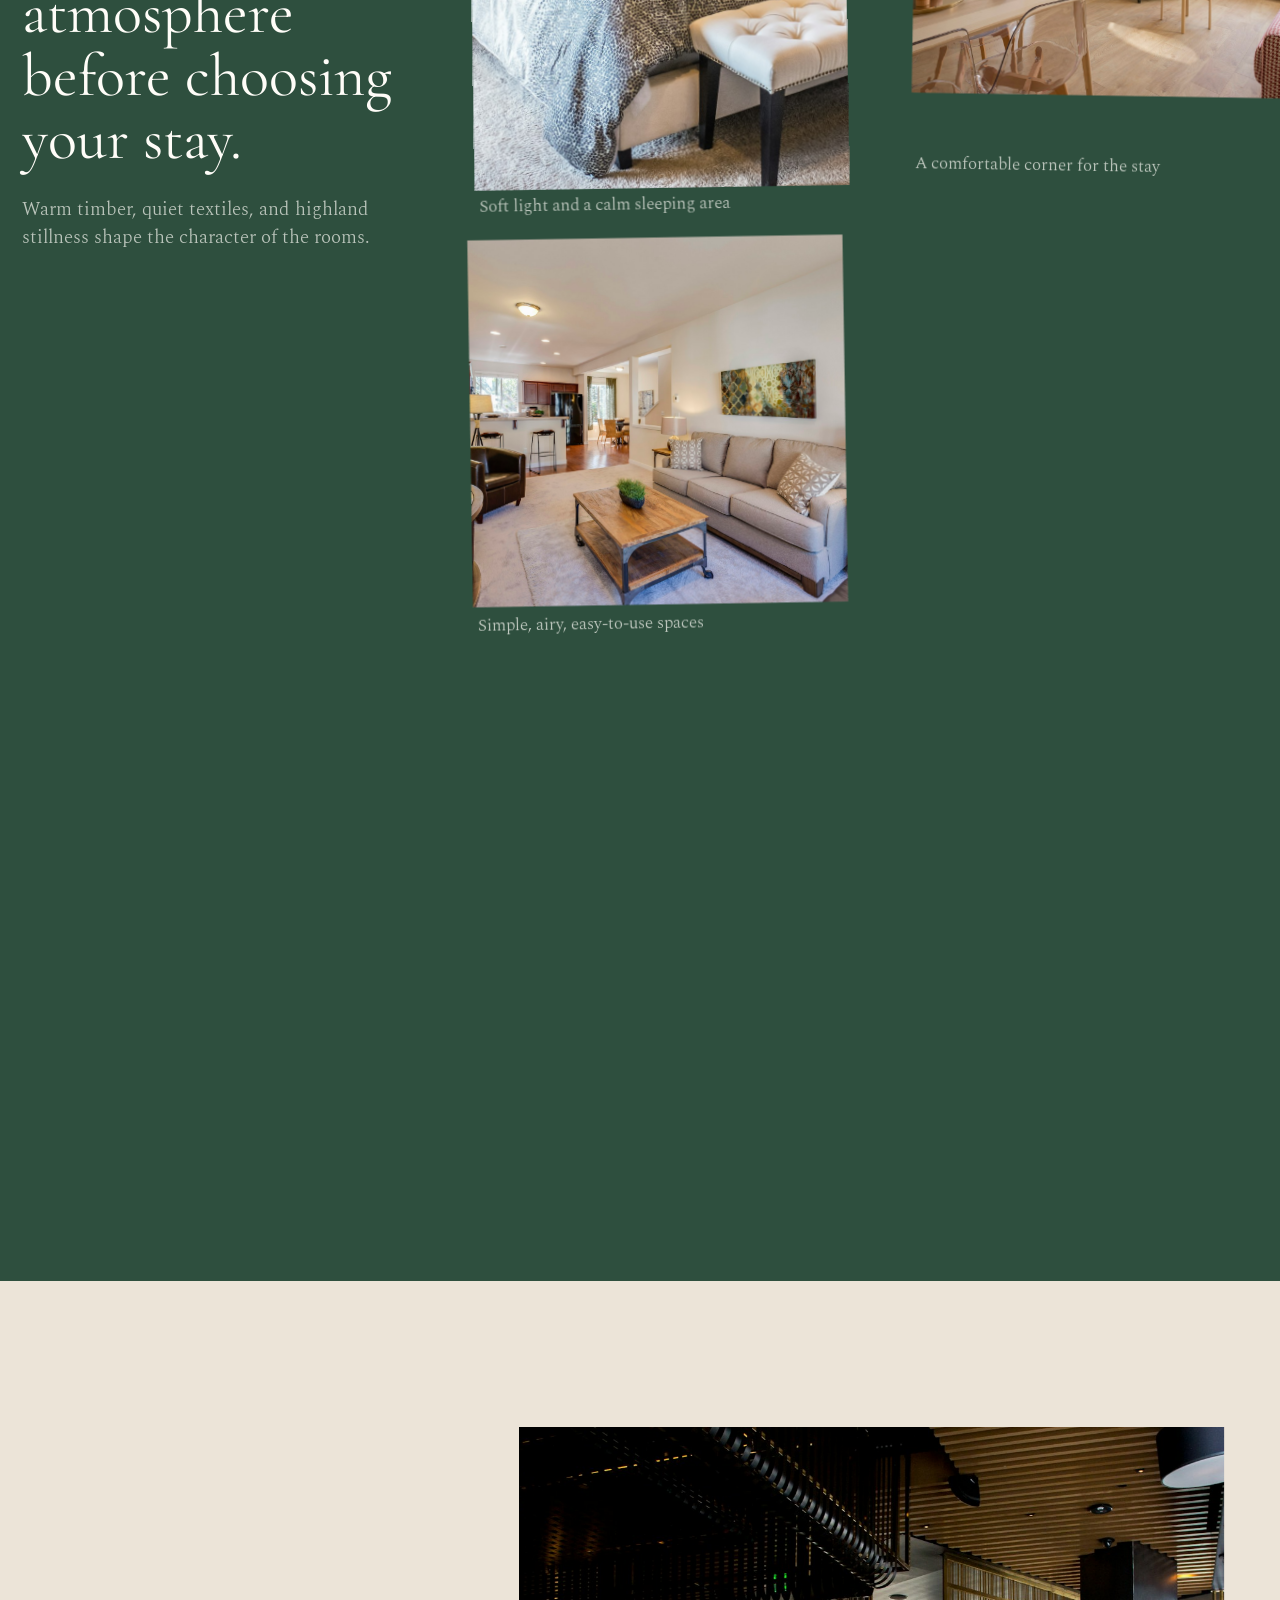
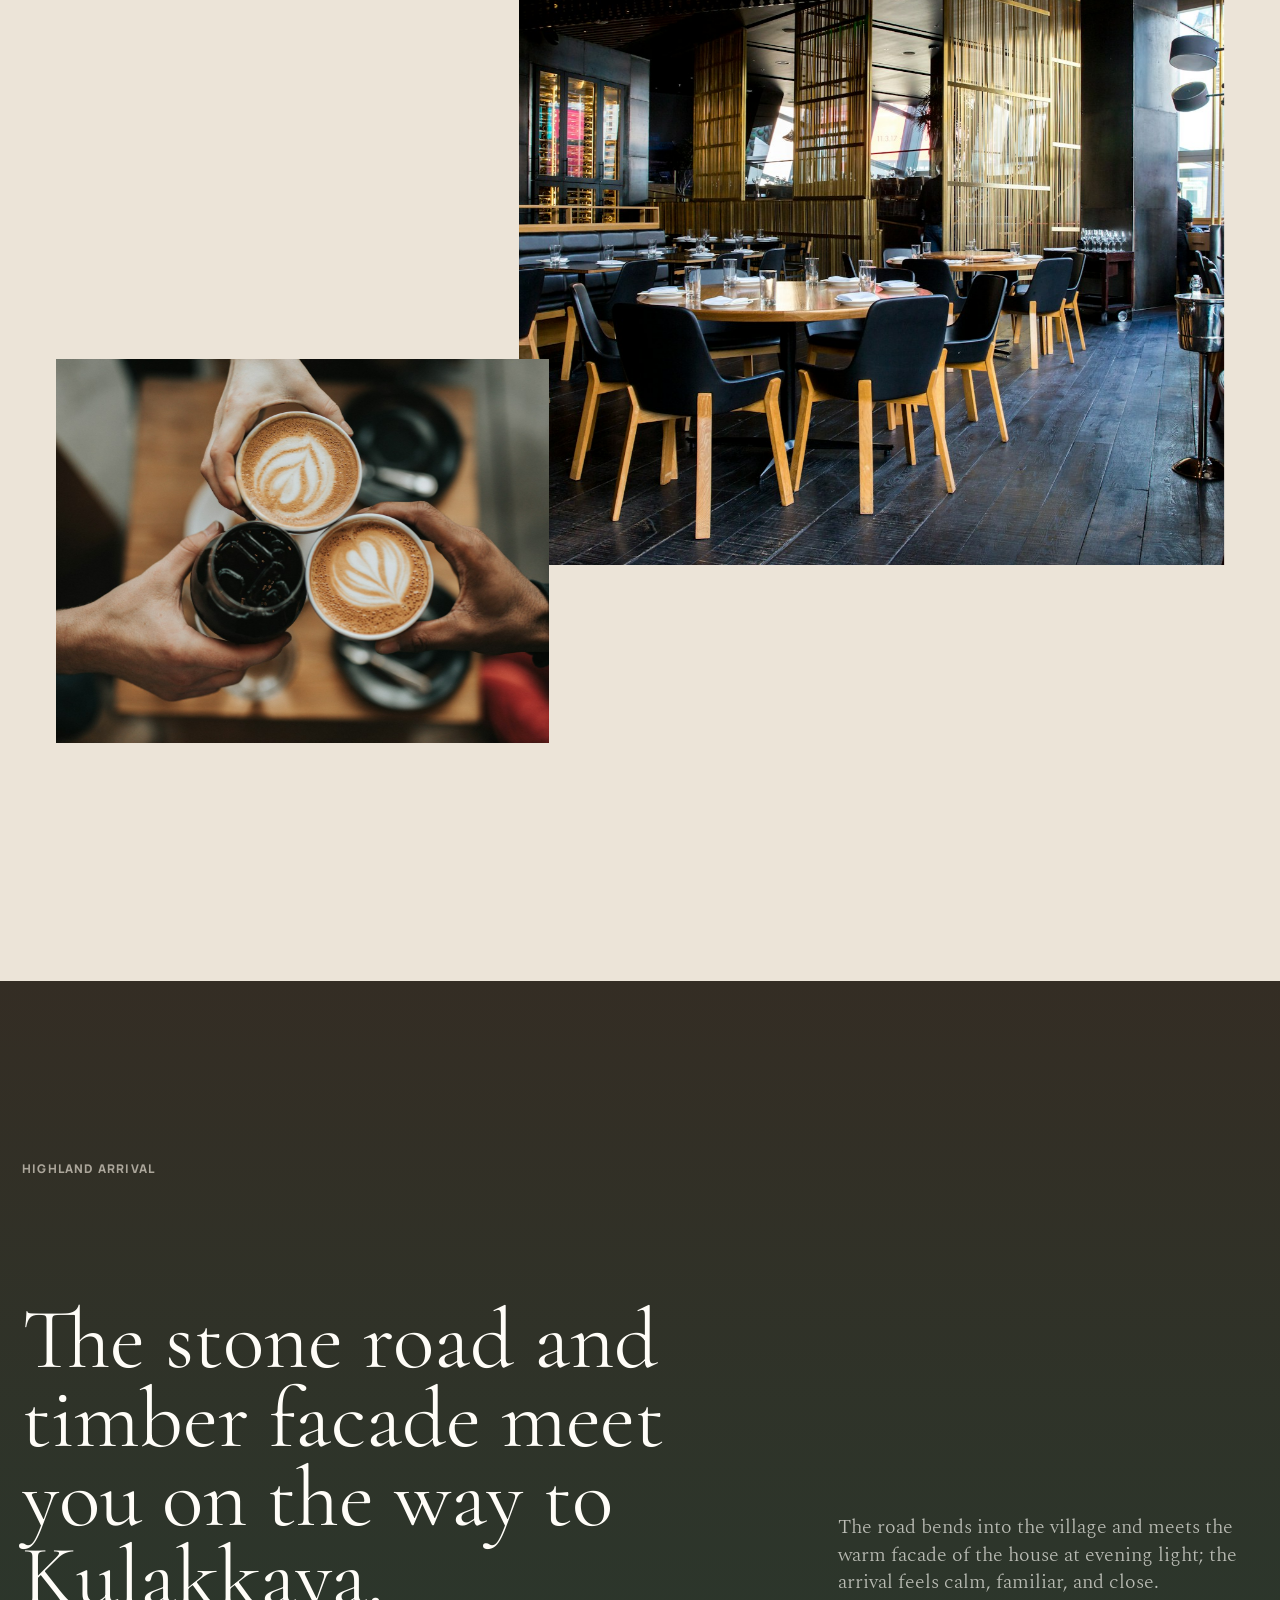
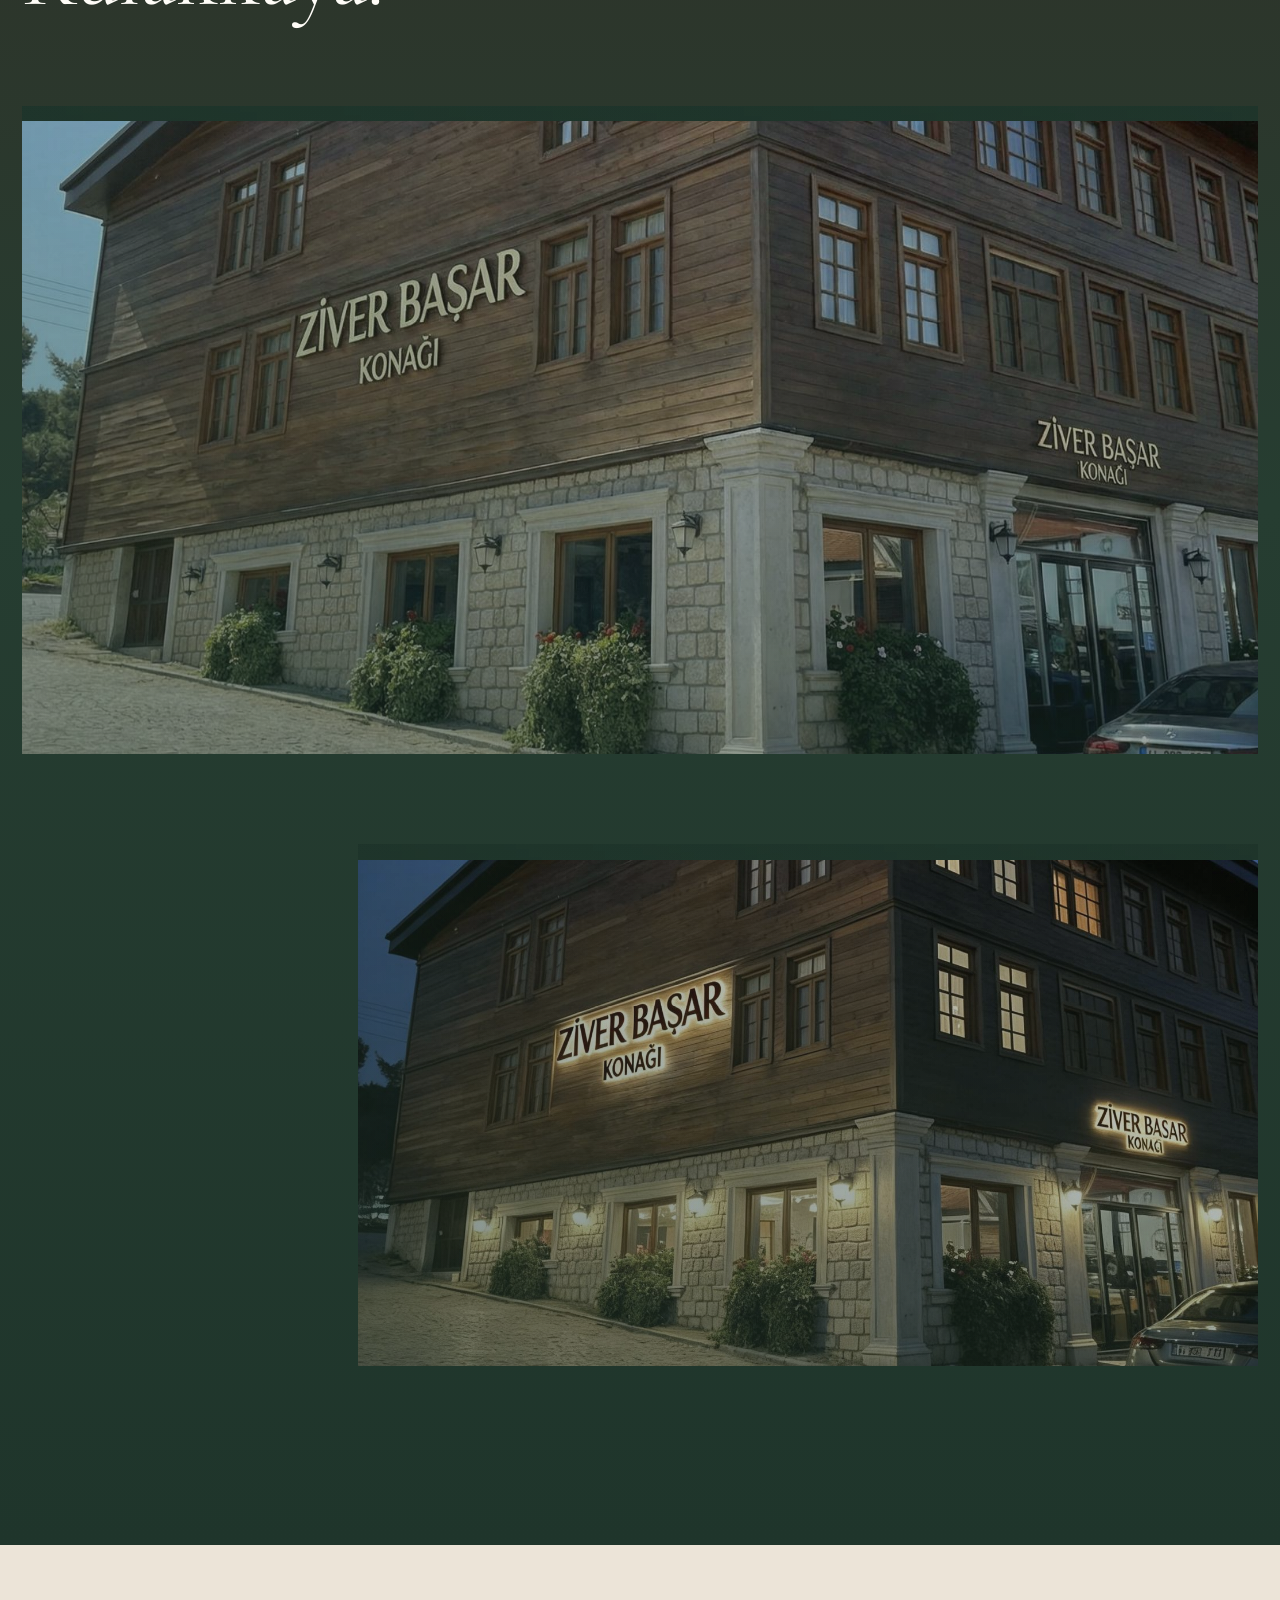
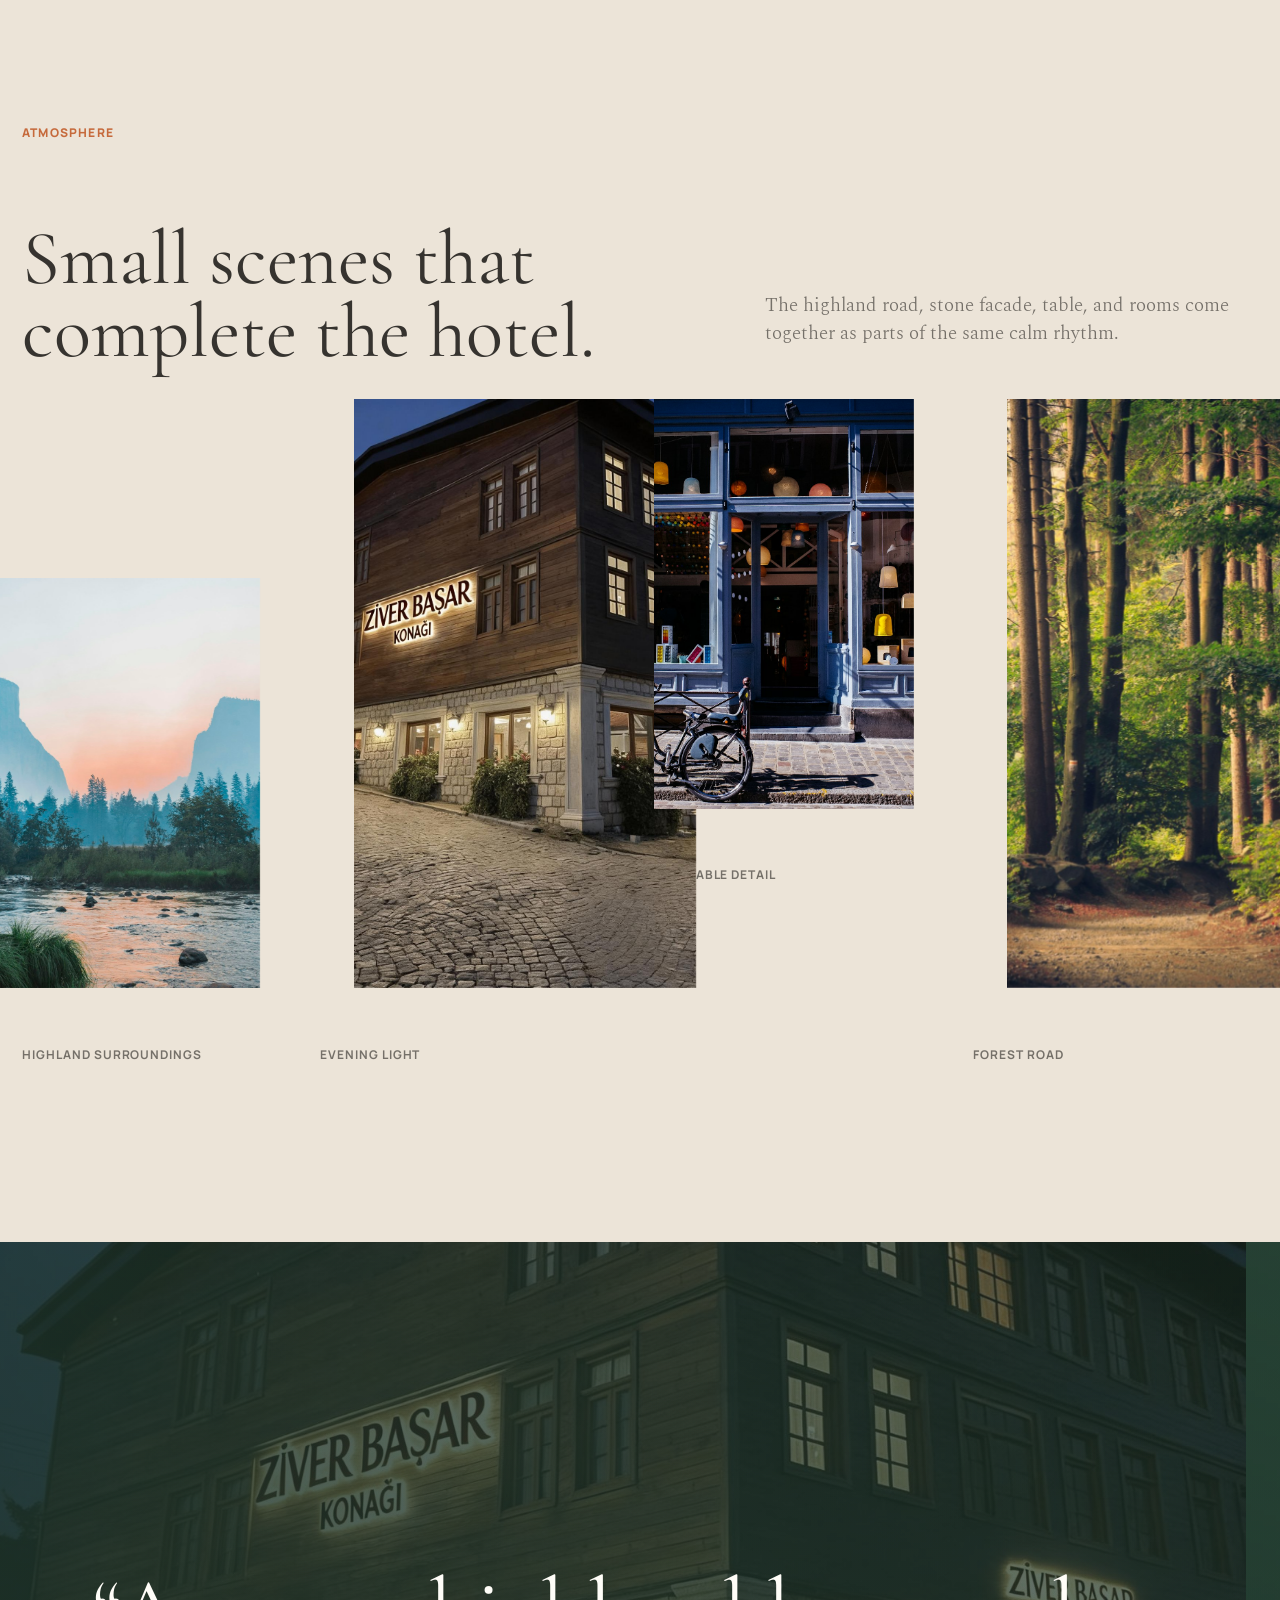
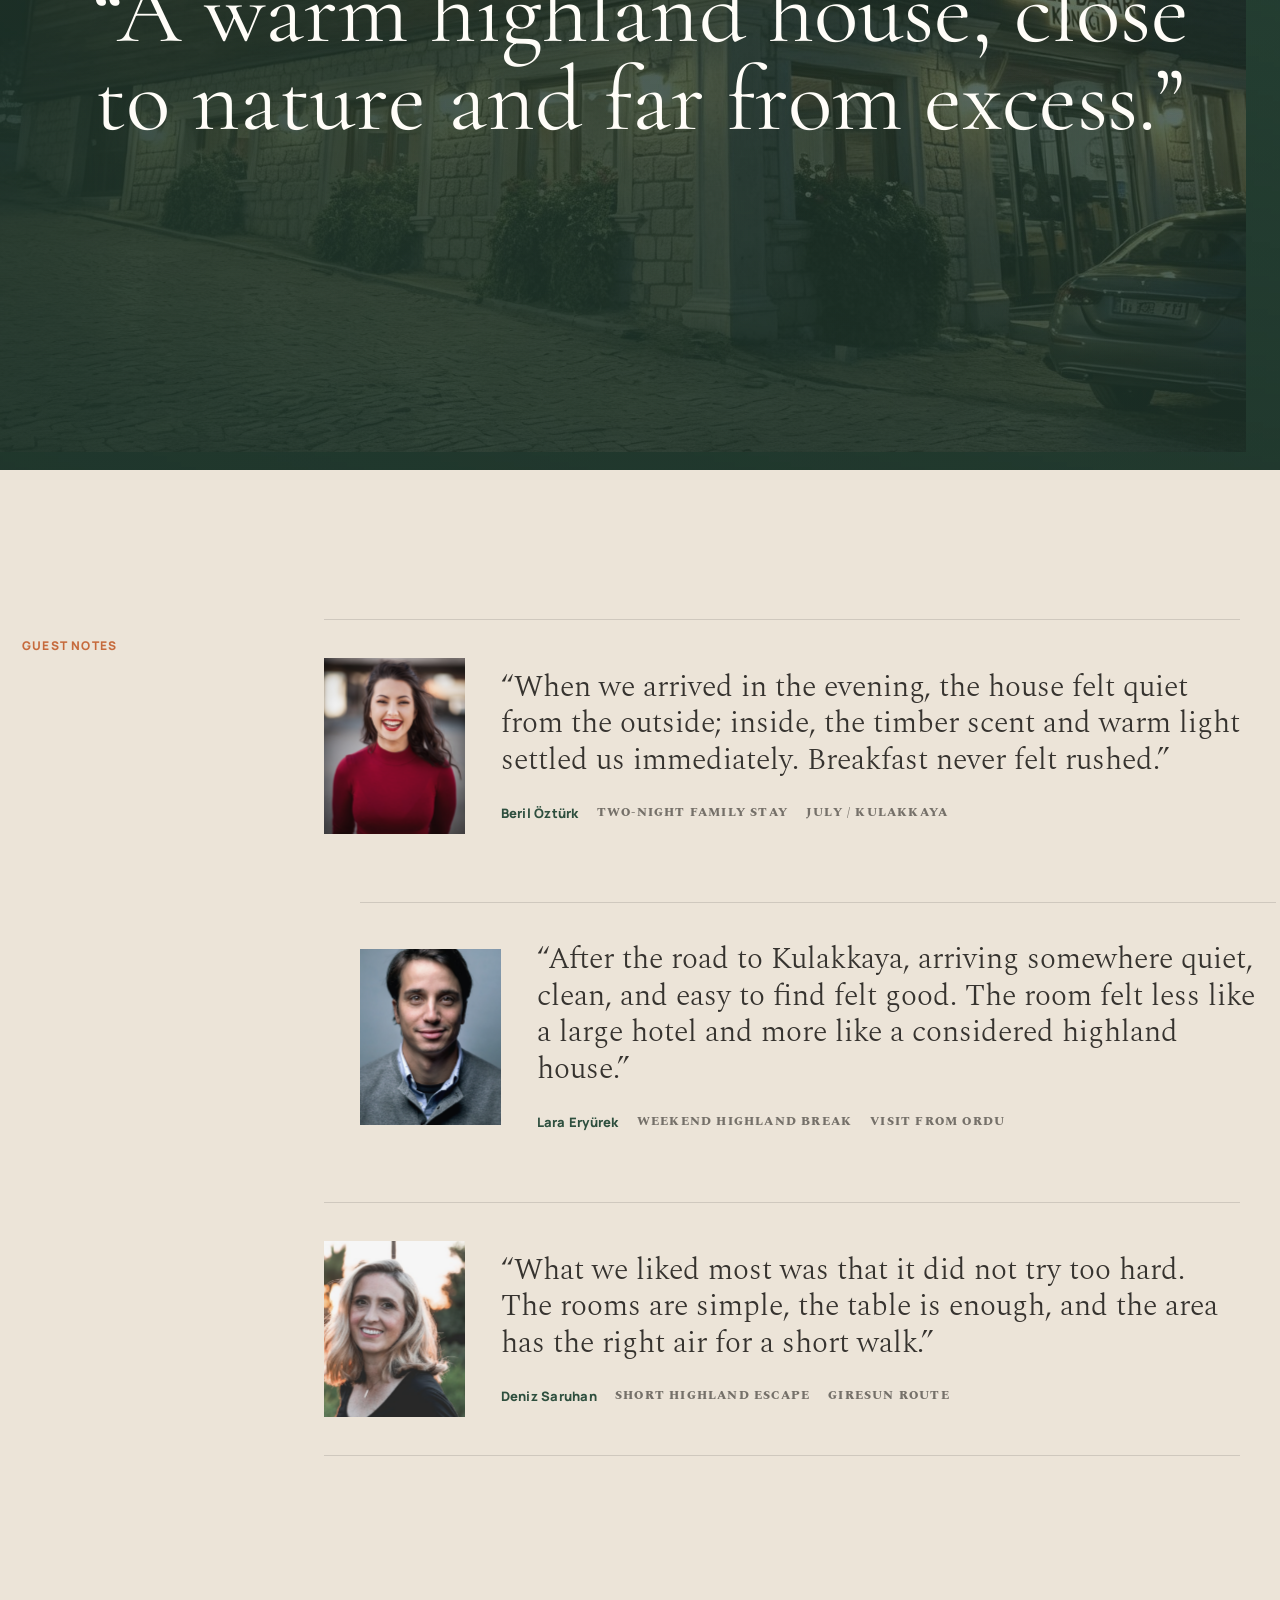
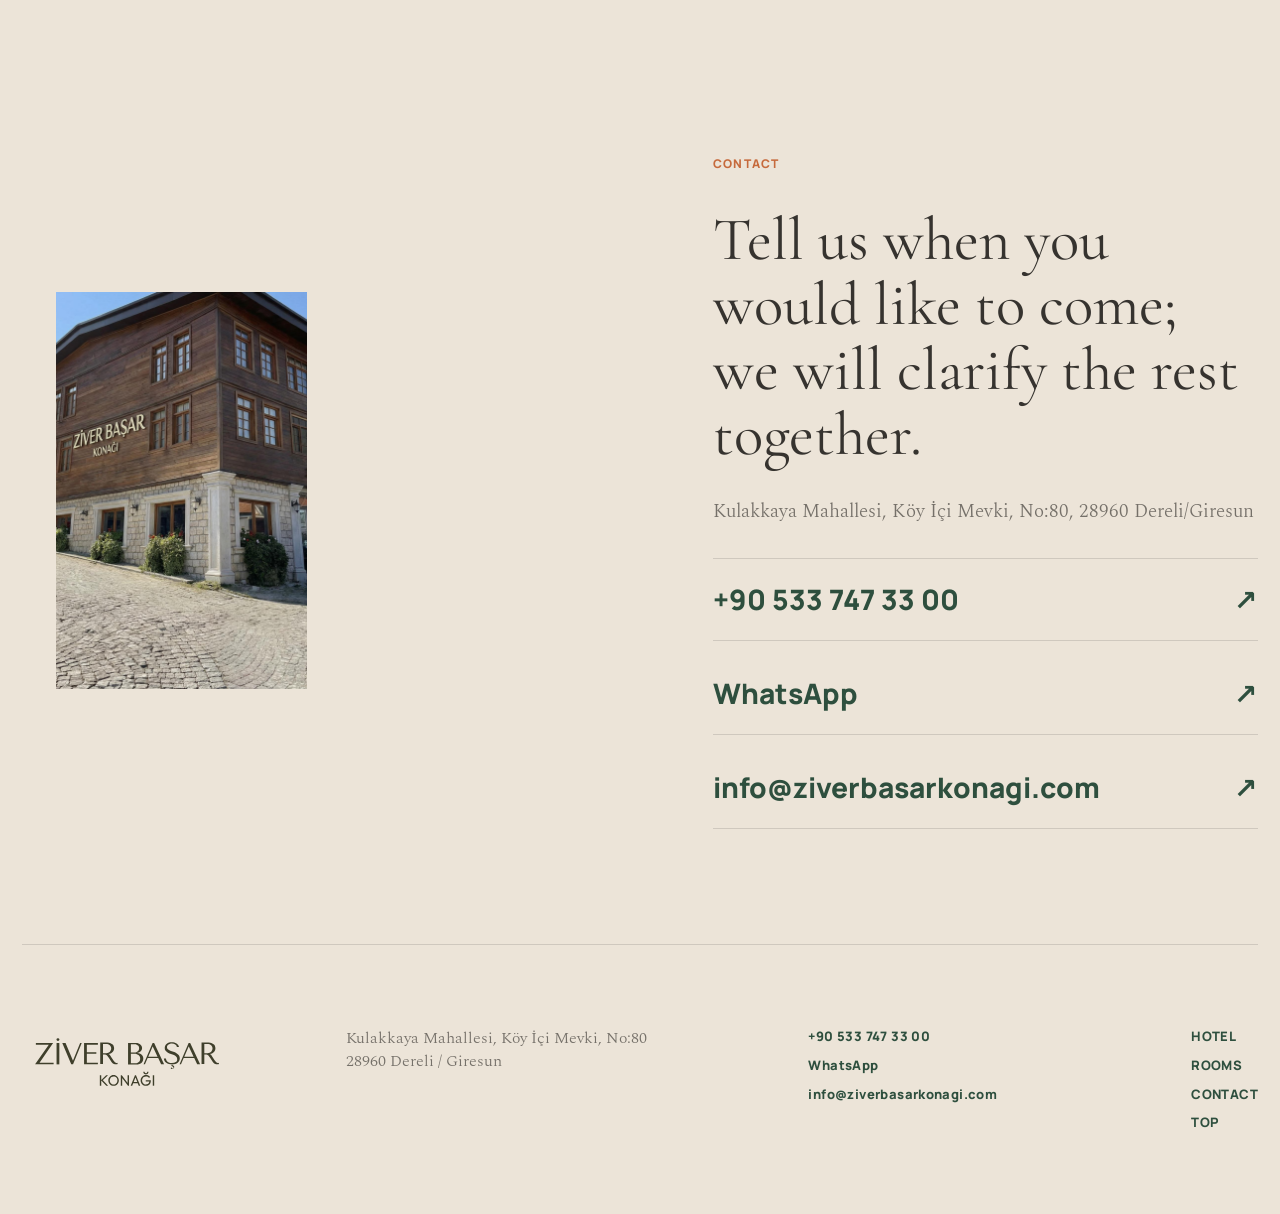
<file: en/index.html>
<!doctype html>
<html lang="en">
  <head>
    <meta charset="utf-8" />
    <meta name="viewport" content="width=device-width, initial-scale=1" />
    <title>Ziver Başar Konağı | Kulakkaya Highland Boutique Hotel</title>
    <meta
      name="description"
      content="A warm, quiet boutique stay in Giresun's Kulakkaya Highland, shaped by timber, stone, and mountain air."
    />
    <link rel="icon" href="../assets/logos/zbk-logotype-color-1.svg" type="image/svg+xml" />
    <link rel="preconnect" href="https://fonts.googleapis.com" />
    <link rel="preconnect" href="https://fonts.gstatic.com" crossorigin />
    <link
      href="https://fonts.googleapis.com/css2?family=Allura&family=Cormorant+Garamond:wght@300;400;500;600&family=Manrope:wght@200;300;400;500;600;700;800&family=Spectral:wght@200;300;400;500;600;700&display=swap"
      rel="stylesheet"
    />
    <link rel="stylesheet" href="../styles.css" />
  </head>
  <body>
    <div class="loader" aria-hidden="true">
      <img src="../assets/logos/zbk-logotype-white.svg" alt="" />
    </div>

    <header class="site-nav" data-nav>
      <a class="nav-logo" href="#top" aria-label="Ziver Başar Konağı home">
        <img src="../assets/logos/zbk-logotype-white.svg" alt="Ziver Başar Konağı" />
      </a>
      <nav class="nav-links" aria-label="Main menu">
        <a href="#konak">Hotel</a>
        <a href="#doga">Nature</a>
        <a href="#odalar">Rooms</a>
        <a href="#sofra">Table</a>
      </nav>
      <div class="nav-meta">
        <a href="../index.html">TR</a>
        <a href="index.html" aria-current="page">EN</a>
        <details class="nav-contact">
          <summary>Reservation</summary>
          <div class="nav-contact-panel" aria-label="Contact options">
            <a href="tel:+905337473300">Call</a>
            <a href="https://wa.me/905337473300">WhatsApp</a>
            <a href="#email-contact">Mail</a>
          </div>
        </details>
      </div>
    </header>

    <main id="top">
      <section class="hero scene dark-section" data-theme="dark" data-text-effect="hero">
        <video
          class="hero-media"
          autoplay
          muted
          loop
          playsinline
          poster="../assets/photos/day.jpeg"
          aria-label="Ziver Başar Konağı in Kulakkaya Highland"
        >
          <source src="https://v3b.fal.media/files/b/0aa115b8/AcC-FDHtLYDZBUZywJd9V_video.mp4" type="video/mp4" />
        </video>
        <div class="hero-wash"></div>
        <div class="hero-content">
          <p class="micro">Giresun / Kulakkaya Highland</p>
          <h1 class="hero-title hero-title-soft">
            <span class="hero-title-line">
              <span class="title-serif">A warm stay in</span>
            </span>
            <span class="title-script">the cool highland</span>
          </h1>
          <div class="hero-phrases" aria-label="Hotel experience areas">
            <a href="#doga">In Nature,</a>
            <a href="#sofra">At The Table,</a>
            <a href="#odalar">In The Rooms,</a>
            <a href="#iletisim">With Us.</a>
          </div>
        </div>
        <a class="scroll-cue" href="#konak" aria-label="Scroll down">
          <span></span>
          Scroll
        </a>
      </section>

      <section id="konak" class="intro-panel scene dark-section" data-theme="dark" data-text-effect="intro">
        <div class="section-shell intro-grid">
          <p class="micro">Ziver Başar Konağı</p>
          <h2 class="mixed-statement">
            <span class="statement-serif">Choose your room in the highlands,</span>
            <span class="statement-sans">feel the warmth</span>
            <span class="statement-serif">of the table and let</span>
            <span class="statement-sans">our story</span>
            <span class="statement-serif">become part of yours.</span>
          </h2>
          <div class="intro-copy">
            <p>
              Set in the village area of Kulakkaya, the hotel creates a rhythm
              that feels honest rather than showy: cool air, warm light, simple
              rooms, and a stay close to nature.
            </p>
            <a class="text-arrow" href="#iletisim">Get directions and details</a>
          </div>
        </div>
      </section>

      <section class="experience-slider scene" data-theme="dark" aria-label="Explore the hotel" data-experience-slider>
        <div class="slider-track" data-slider-track>
          <figure class="slider-card">
            <img src="../assets/stock/breakfast-table.jpg" alt="Highland breakfast and table detail" />
          </figure>
          <figure class="slider-card slider-card-wide">
            <img src="../assets/photos/day.jpeg" alt="Ziver Başar Konağı daylight exterior" />
            <a class="slider-card-button" href="#iletisim">Location & directions</a>
          </figure>
          <figure class="slider-card">
            <img src="../assets/stock/forest-path.jpg" alt="Forest path around Kulakkaya" />
          </figure>
          <figure class="slider-card slider-card-wide">
            <img src="../assets/photos/night.jpeg" alt="Ziver Başar Konağı night exterior" />
            <a class="slider-card-button" href="#odalar">Talk about rooms</a>
          </figure>
          <figure class="slider-card">
            <img src="../assets/stock/cozy-bed.jpg" alt="Warm room atmosphere" />
          </figure>
        </div>
        <div class="slider-copy" data-slider-copy>
          <p class="micro">Experience</p>
          <h2>Your road, room, and table meet in one calm highland story.</h2>
          <p>
            Breakfast warmth opens the day, timber light softens the evening,
            and the hotel gives your highland hours a simple, familiar rhythm.
          </p>
        </div>
      </section>

      <section id="doga" class="split-story scene" data-theme="light">
        <div class="split-media parallax-media">
          <video autoplay muted loop playsinline poster="../assets/stock/mountain-road.jpg">
            <source src="https://v3b.fal.media/files/b/0aa1156f/pLtvjibAbxCZs7AMl7Izp_video.mp4" type="video/mp4" />
          </video>
        </div>
        <div class="split-copy reveal-block">
          <p class="micro">Nature</p>
          <h2>On the road to Kulakkaya, time slows down.</h2>
          <p>
            Forest textures, misty highland mornings, and stone roads complete
            the calm character of the hotel. It works for a short escape or a
            slower weekend with the same quiet simplicity.
          </p>
        </div>
      </section>

      <section id="odalar" class="rooms-showcase scene dark-section" data-theme="dark">
        <div class="section-shell rooms-layout">
          <div class="rooms-heading">
            <p class="micro">Rooms</p>
            <h2>Look at the room atmosphere before choosing your stay.</h2>
            <p>
              Warm timber, quiet textiles, and highland stillness shape the
              character of the rooms.
            </p>
          </div>
          <div class="rooms-gallery" aria-label="Room images">
            <figure class="room-card room-card-tall" data-room-card>
              <img src="../assets/stock/cozy-bed.jpg" alt="Warm bedroom atmosphere" />
              <figcaption>Soft light and a calm sleeping area</figcaption>
            </figure>
            <figure class="room-card" data-room-card>
              <img src="../assets/stock/warm-bedroom.jpg" alt="Room seating area detail" />
              <figcaption>A comfortable corner for the stay</figcaption>
            </figure>
            <figure class="room-card" data-room-card>
              <img src="../assets/stock/hotel-room.jpg" alt="Bright room and resting area" />
              <figcaption>Simple, airy, easy-to-use spaces</figcaption>
            </figure>
            <figure class="room-card room-card-wide" data-room-card>
              <img src="../assets/stock/hotel-lobby.jpg" alt="Shared interior atmosphere" />
              <figcaption>The warm feeling of the hotel beyond the room</figcaption>
            </figure>
          </div>
        </div>
      </section>

      <section id="sofra" class="broken-grid scene" data-theme="light">
        <div class="broken-copy reveal-block">
          <p class="micro">Table</p>
          <h2>A good highland day begins with a calm breakfast.</h2>
          <p>
            The table follows the plain flavors of Giresun: hazelnuts, corn
            bread, local cheeses, and seasonal produce create a warm, familiar,
            and satisfying start to the day.
          </p>
        </div>
        <img class="broken-large parallax-media" src="../assets/stock/dining-room.jpg" alt="Warm dining atmosphere" />
        <img class="broken-small parallax-media" src="../assets/stock/coffee-detail.jpg" alt="Coffee and table detail" />
      </section>

      <section class="scroll-grow scene dark-section" data-theme="dark" aria-label="Highland arrival scenes">
        <div class="section-shell grow-intro">
          <p class="micro">Highland Arrival</p>
          <h2>The stone road and timber facade meet you on the way to Kulakkaya.</h2>
          <p>
            The road bends into the village and meets the warm facade of the
            house at evening light; the arrival feels calm, familiar, and close.
          </p>
        </div>
        <figure class="grow-frame grow-frame-wide" data-grow-image>
          <img src="../assets/photos/day.jpeg" alt="Ziver Başar Konağı daylight facade" />
        </figure>
        <figure class="grow-frame grow-frame-float" data-grow-image>
          <img src="../assets/photos/night.jpeg" alt="Ziver Başar Konağı evening lights" />
        </figure>
      </section>

      <section class="atmosphere-section scene" data-theme="light" aria-label="Hotel atmosphere">
        <div class="section-shell atmosphere-intro reveal-block">
          <p class="micro">Atmosphere</p>
          <h2>Small scenes that complete the hotel.</h2>
          <p>
            The highland road, stone facade, table, and rooms come together as
            parts of the same calm rhythm.
          </p>
        </div>
        <div class="atmosphere-grid">
          <figure class="atmosphere-card">
            <img src="../assets/stock/highland-lake.jpg" alt="Highland lake and mountain view" />
            <figcaption>Highland surroundings</figcaption>
          </figure>
          <figure class="atmosphere-card atmosphere-card-tall">
            <img src="../assets/photos/night.jpeg" alt="Ziver Başar Konağı night exterior" />
            <figcaption>Evening light</figcaption>
          </figure>
          <figure class="atmosphere-card">
            <img src="../assets/stock/table-detail.jpg" alt="Table detail" />
            <figcaption>Table detail</figcaption>
          </figure>
          <figure class="atmosphere-card atmosphere-card-tall">
            <img src="../assets/stock/forest-path.jpg" alt="Forest path" />
            <figcaption>Forest road</figcaption>
          </figure>
        </div>
      </section>

      <section class="quote-section scene dark-section" data-theme="dark">
        <video class="quote-video" autoplay muted loop playsinline poster="../assets/photos/night.jpeg" aria-hidden="true">
          <source src="https://v3b.fal.media/files/b/0aa1157d/uxHQSfrugtvLCtugqlTe0_video.mp4" type="video/mp4" />
        </video>
        <div class="section-shell">
          <blockquote>
            “A warm highland house, close to nature and far from excess.”
          </blockquote>
        </div>
      </section>

      <section class="testimonials scene" data-theme="light" aria-label="Guest notes">
        <div class="section-shell testimonial-layout">
          <div class="testimonial-heading reveal-block">
            <p class="micro">Guest Notes</p>
          </div>
          <div class="testimonial-list">
            <article class="testimonial-card reveal-block" data-testimonial-card>
              <figure class="testimonial-photo">
                <img src="../assets/stock/guest-portrait-1.jpg" alt="Portrait of a guest staying in the highlands" />
              </figure>
              <div class="testimonial-copy">
                <blockquote>
                  “When we arrived in the evening, the house felt quiet from the outside; inside, the timber scent and warm light settled us immediately. Breakfast never felt rushed.”
                </blockquote>
                <p><span>Beril Öztürk</span><span>Two-night family stay</span><span>July / Kulakkaya</span></p>
              </div>
            </article>
            <article class="testimonial-card reveal-block" data-testimonial-card>
              <figure class="testimonial-photo">
                <img src="../assets/stock/guest-portrait-2.jpg" alt="Portrait of a guest visiting the hotel" />
              </figure>
              <div class="testimonial-copy">
                <blockquote>
                  “After the road to Kulakkaya, arriving somewhere quiet, clean, and easy to find felt good. The room felt less like a large hotel and more like a considered highland house.”
                </blockquote>
                <p><span>Lara Eryürek</span><span>Weekend highland break</span><span>Visit from Ordu</span></p>
              </div>
            </article>
            <article class="testimonial-card reveal-block" data-testimonial-card>
              <figure class="testimonial-photo">
                <img src="../assets/stock/guest-portrait-3.jpg" alt="Portrait of a guest enjoying a calm stay" />
              </figure>
              <div class="testimonial-copy">
                <blockquote>
                  “What we liked most was that it did not try too hard. The rooms are simple, the table is enough, and the area has the right air for a short walk.”
                </blockquote>
                <p><span>Deniz Saruhan</span><span>Short highland escape</span><span>Giresun route</span></p>
              </div>
            </article>
          </div>
        </div>
      </section>

      <section id="iletisim" class="contact-stage scene" data-theme="light">
        <div class="contact-map">
          <video autoplay muted loop playsinline poster="../assets/photos/day.jpeg">
            <source src="https://v3b.fal.media/files/b/0aa115b8/AcC-FDHtLYDZBUZywJd9V_video.mp4" type="video/mp4" />
          </video>
          <iframe
            title="Ziver Başar Konağı konum haritası"
            src="https://www.google.com/maps?q=Kulakkaya%20Mahallesi%20K%C3%B6y%20%C4%B0%C3%A7i%20Mevki%20No%3A80%20Dereli%20Giresun&output=embed"
            loading="lazy"
            referrerpolicy="no-referrer-when-downgrade"
          ></iframe>
        </div>
        <div class="contact-copy reveal-block">
          <p class="micro">Contact</p>
          <h2>Tell us when you would like to come; we will clarify the rest together.</h2>
          <p>Kulakkaya Mahallesi, Köy İçi Mevki, No:80, 28960 Dereli/Giresun</p>
          <div class="contact-actions">
            <a href="tel:+905337473300">+90 533 747 33 00</a>
            <a href="https://wa.me/905337473300">WhatsApp</a>
            <a id="email-contact" href="mailto:info@ziverbasarkonagi.com">info@ziverbasarkonagi.com</a>
          </div>
        </div>
      </section>
    </main>

    <footer class="footer">
      <div class="footer-brand">
        <img src="../assets/logos/zbk-logotype-color-1.svg" alt="Ziver Başar Konağı" />
      </div>
      <address class="footer-address">
        Kulakkaya Mahallesi, Köy İçi Mevki, No:80<br />
        28960 Dereli / Giresun
      </address>
      <div class="footer-contact">
        <a href="tel:+905337473300">+90 533 747 33 00</a>
        <a href="https://wa.me/905337473300">WhatsApp</a>
        <a href="mailto:info@ziverbasarkonagi.com">info@ziverbasarkonagi.com</a>
      </div>
      <nav class="footer-links" aria-label="Footer menu">
        <a href="#konak">Hotel</a>
        <a href="#odalar">Rooms</a>
        <a href="#iletisim">Contact</a>
        <a href="#top">Top</a>
      </nav>
    </footer>

    <script src="../script.js"></script>
  </body>
</html>
</file>
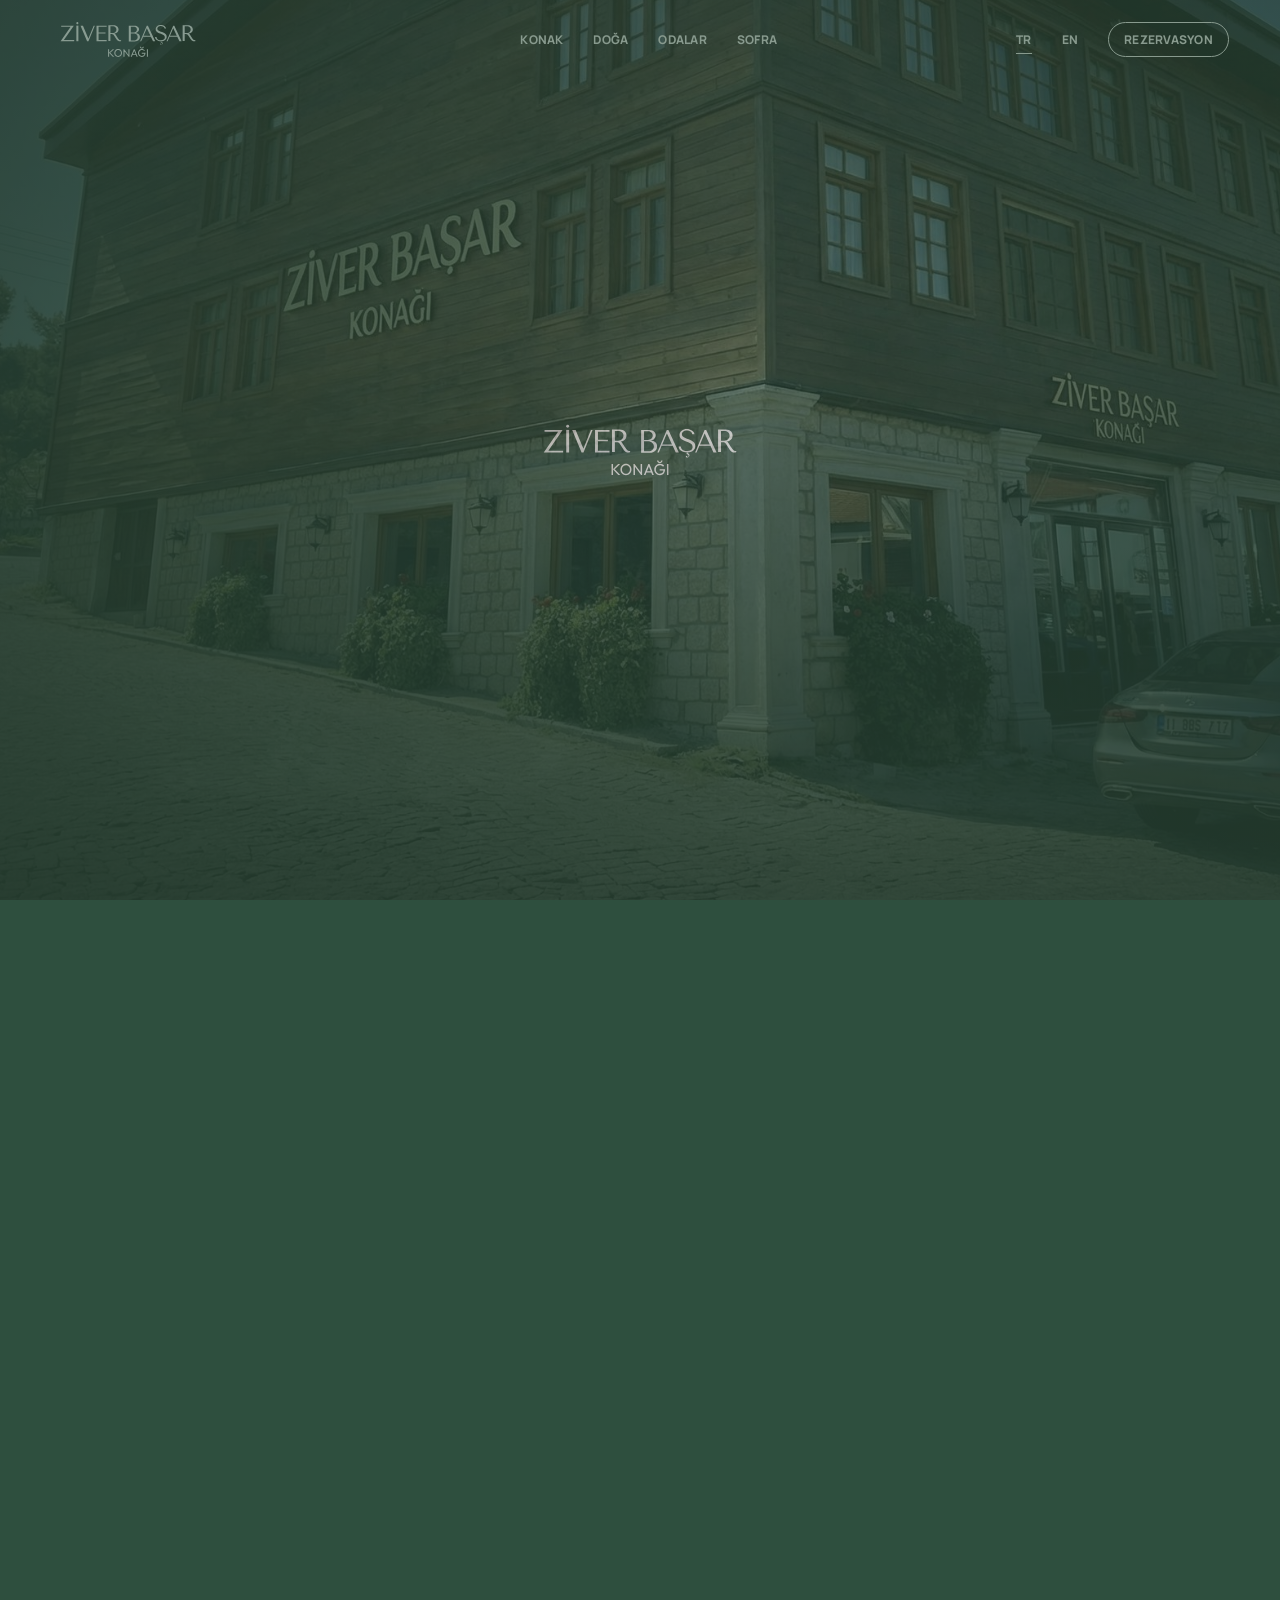
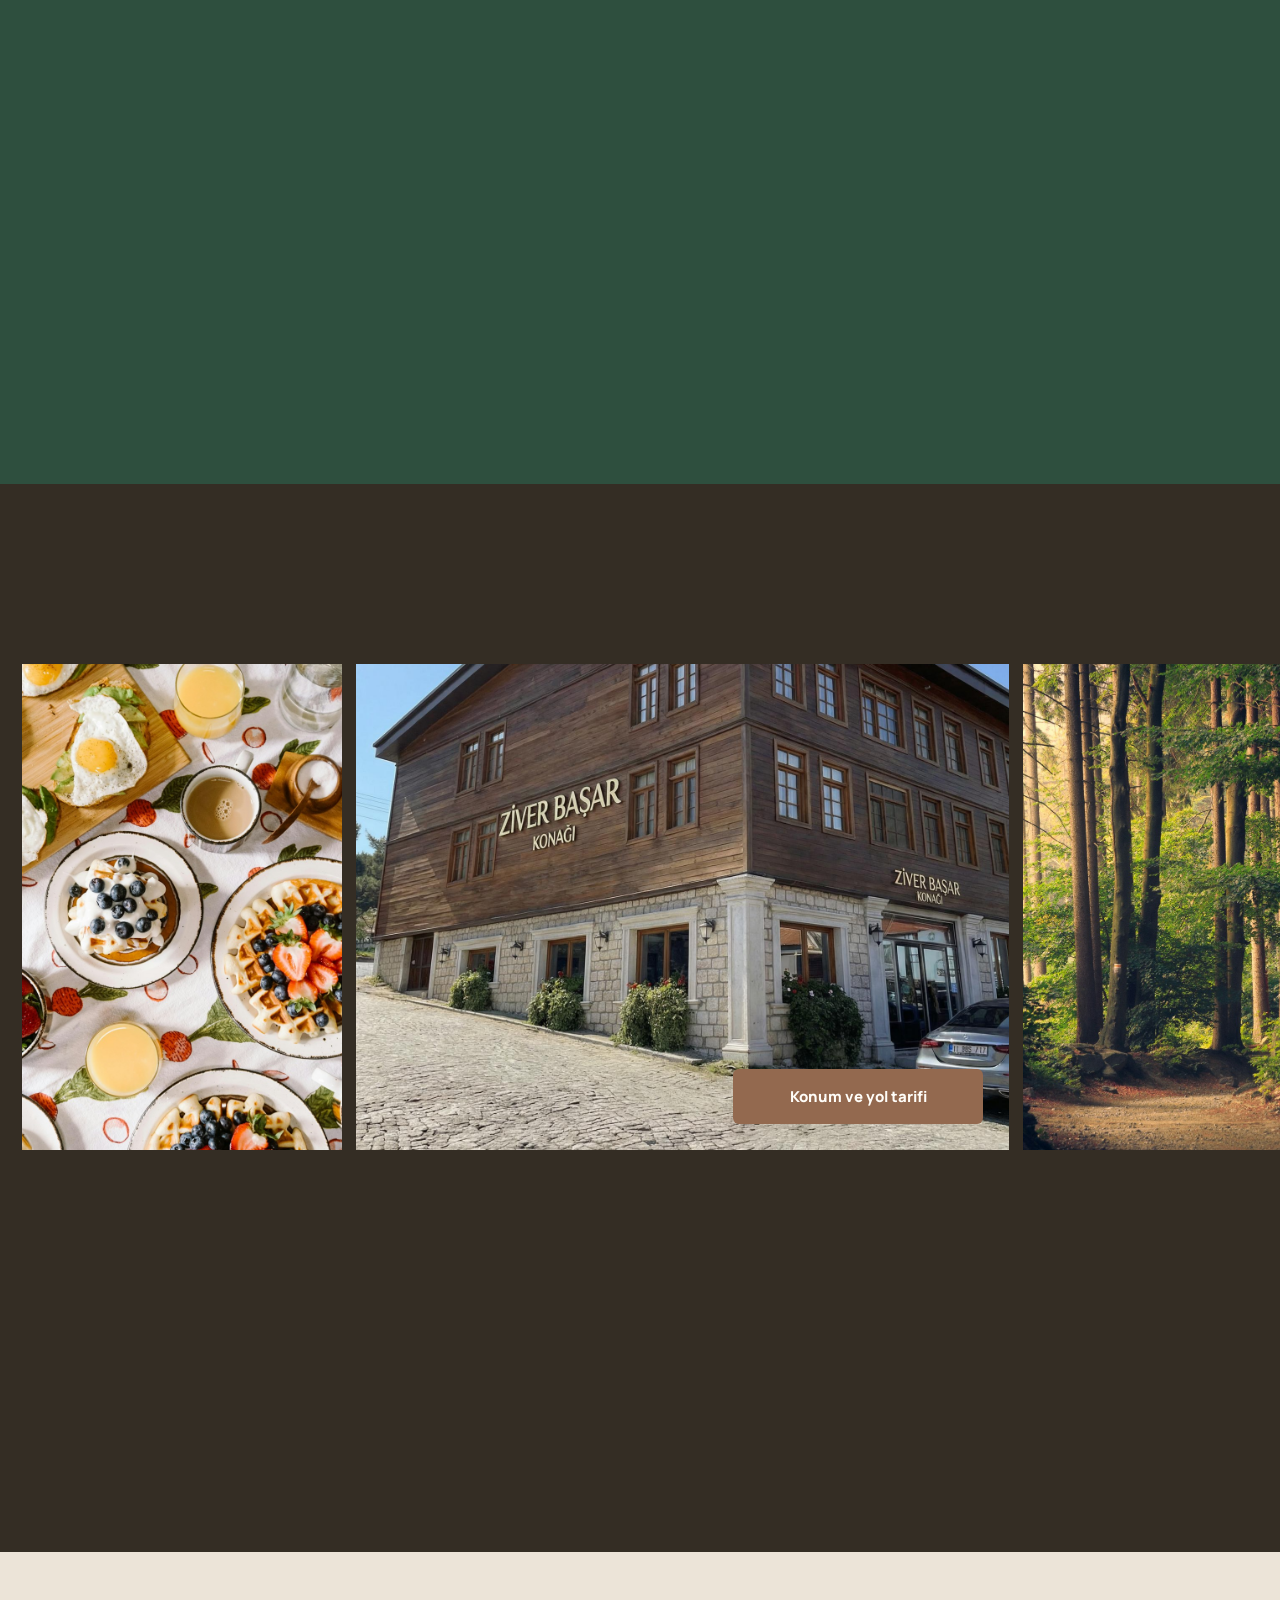
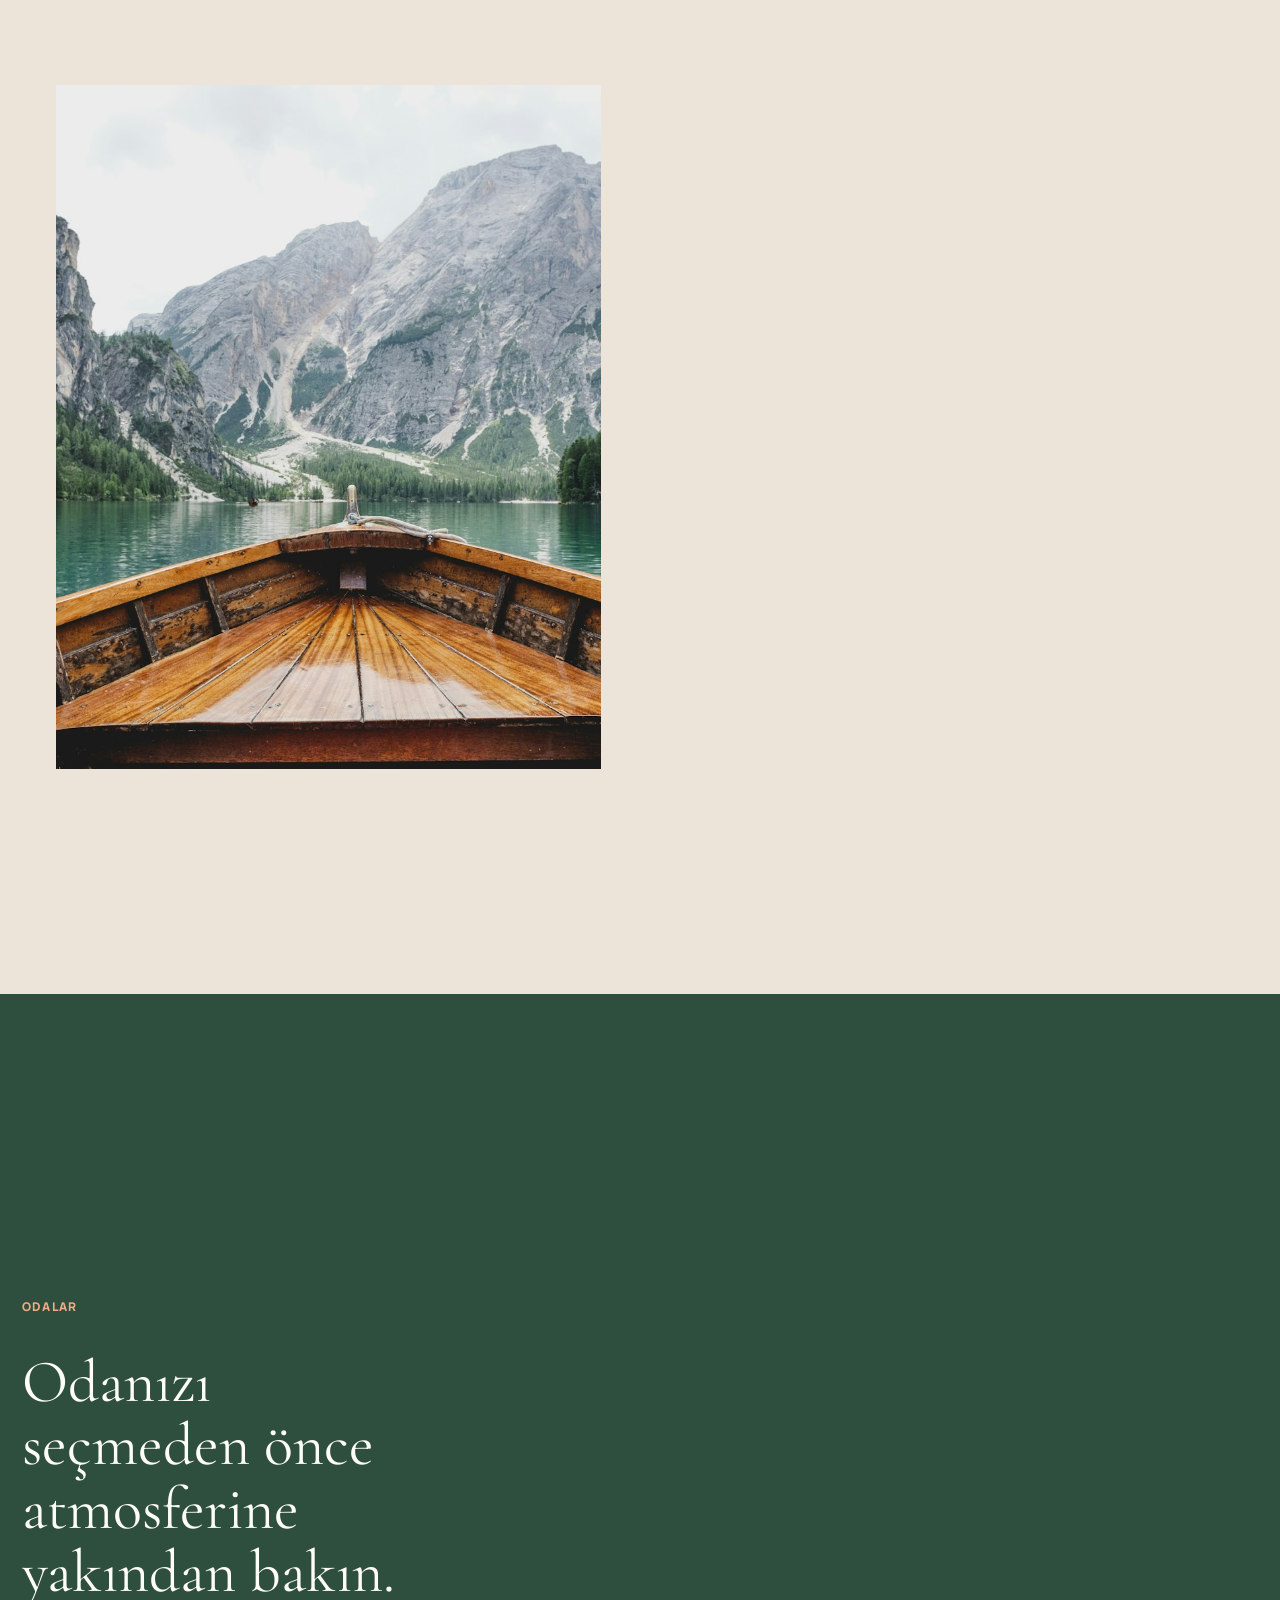
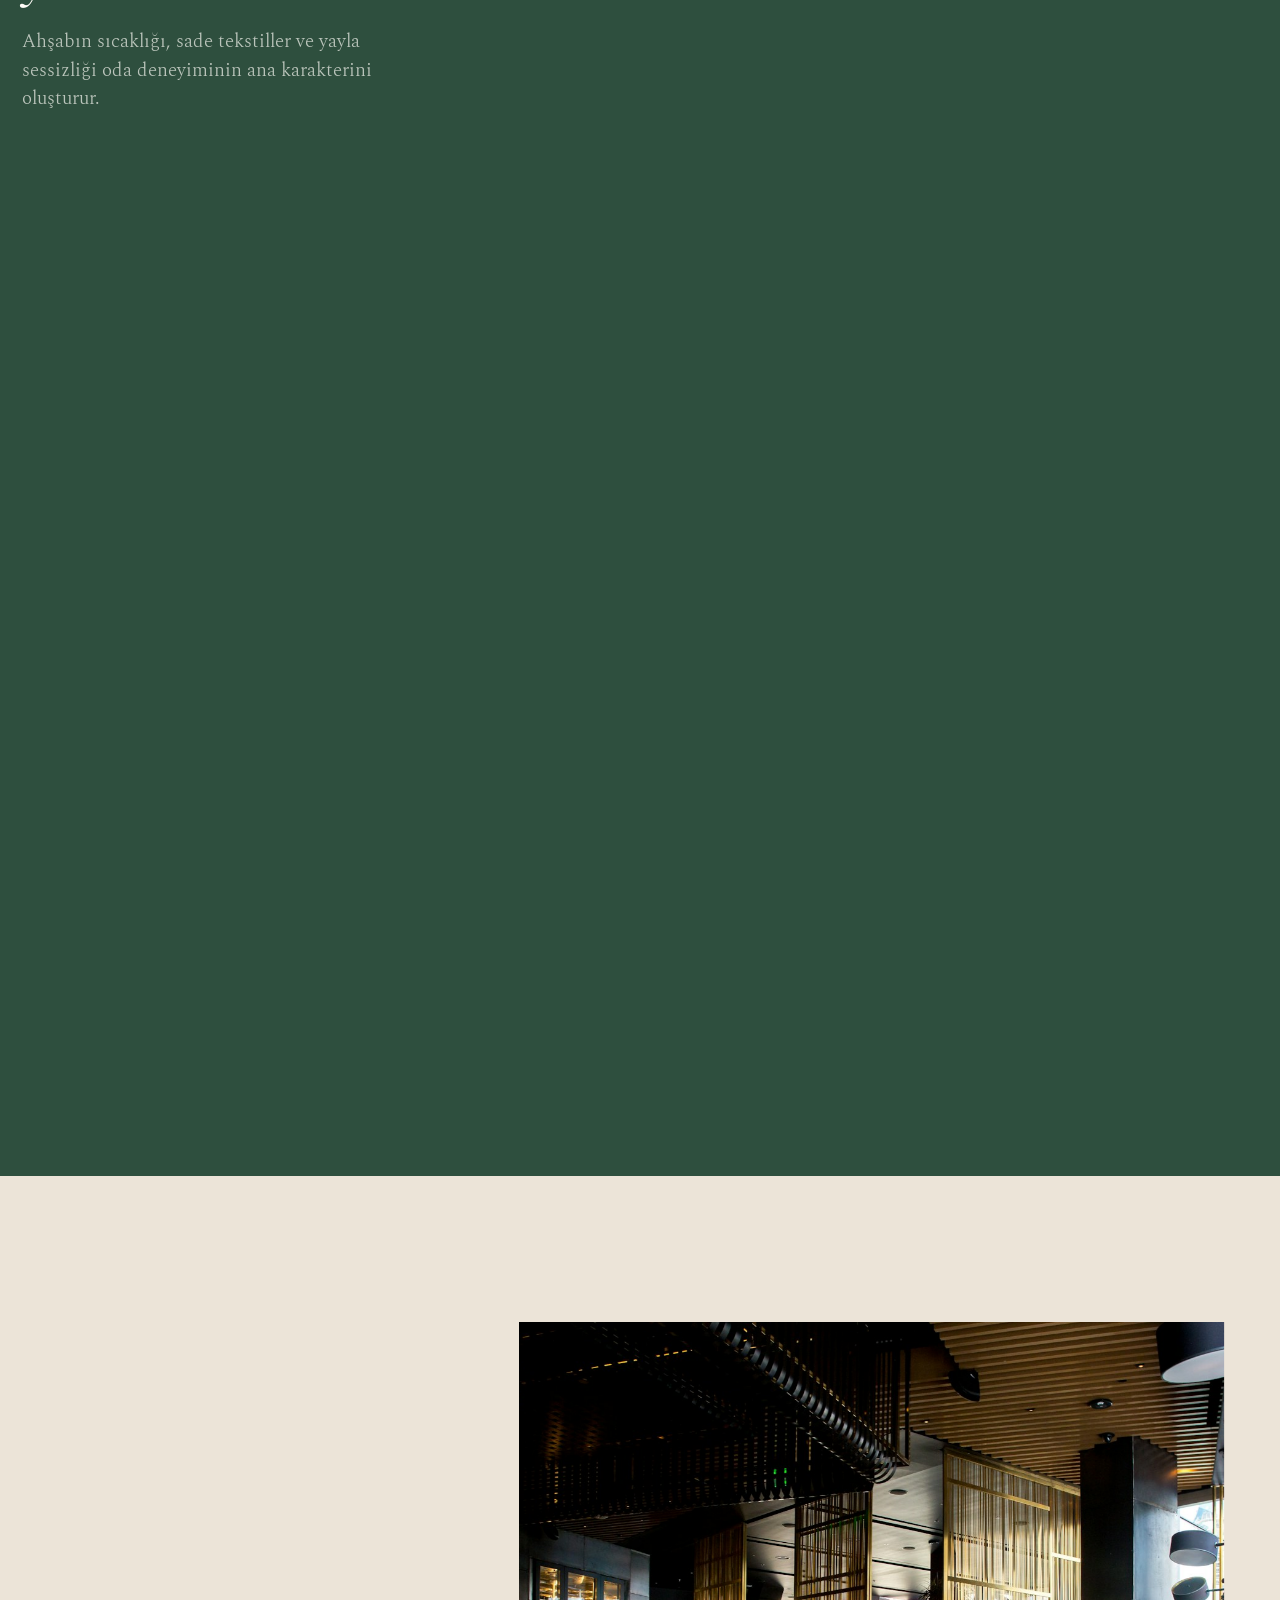
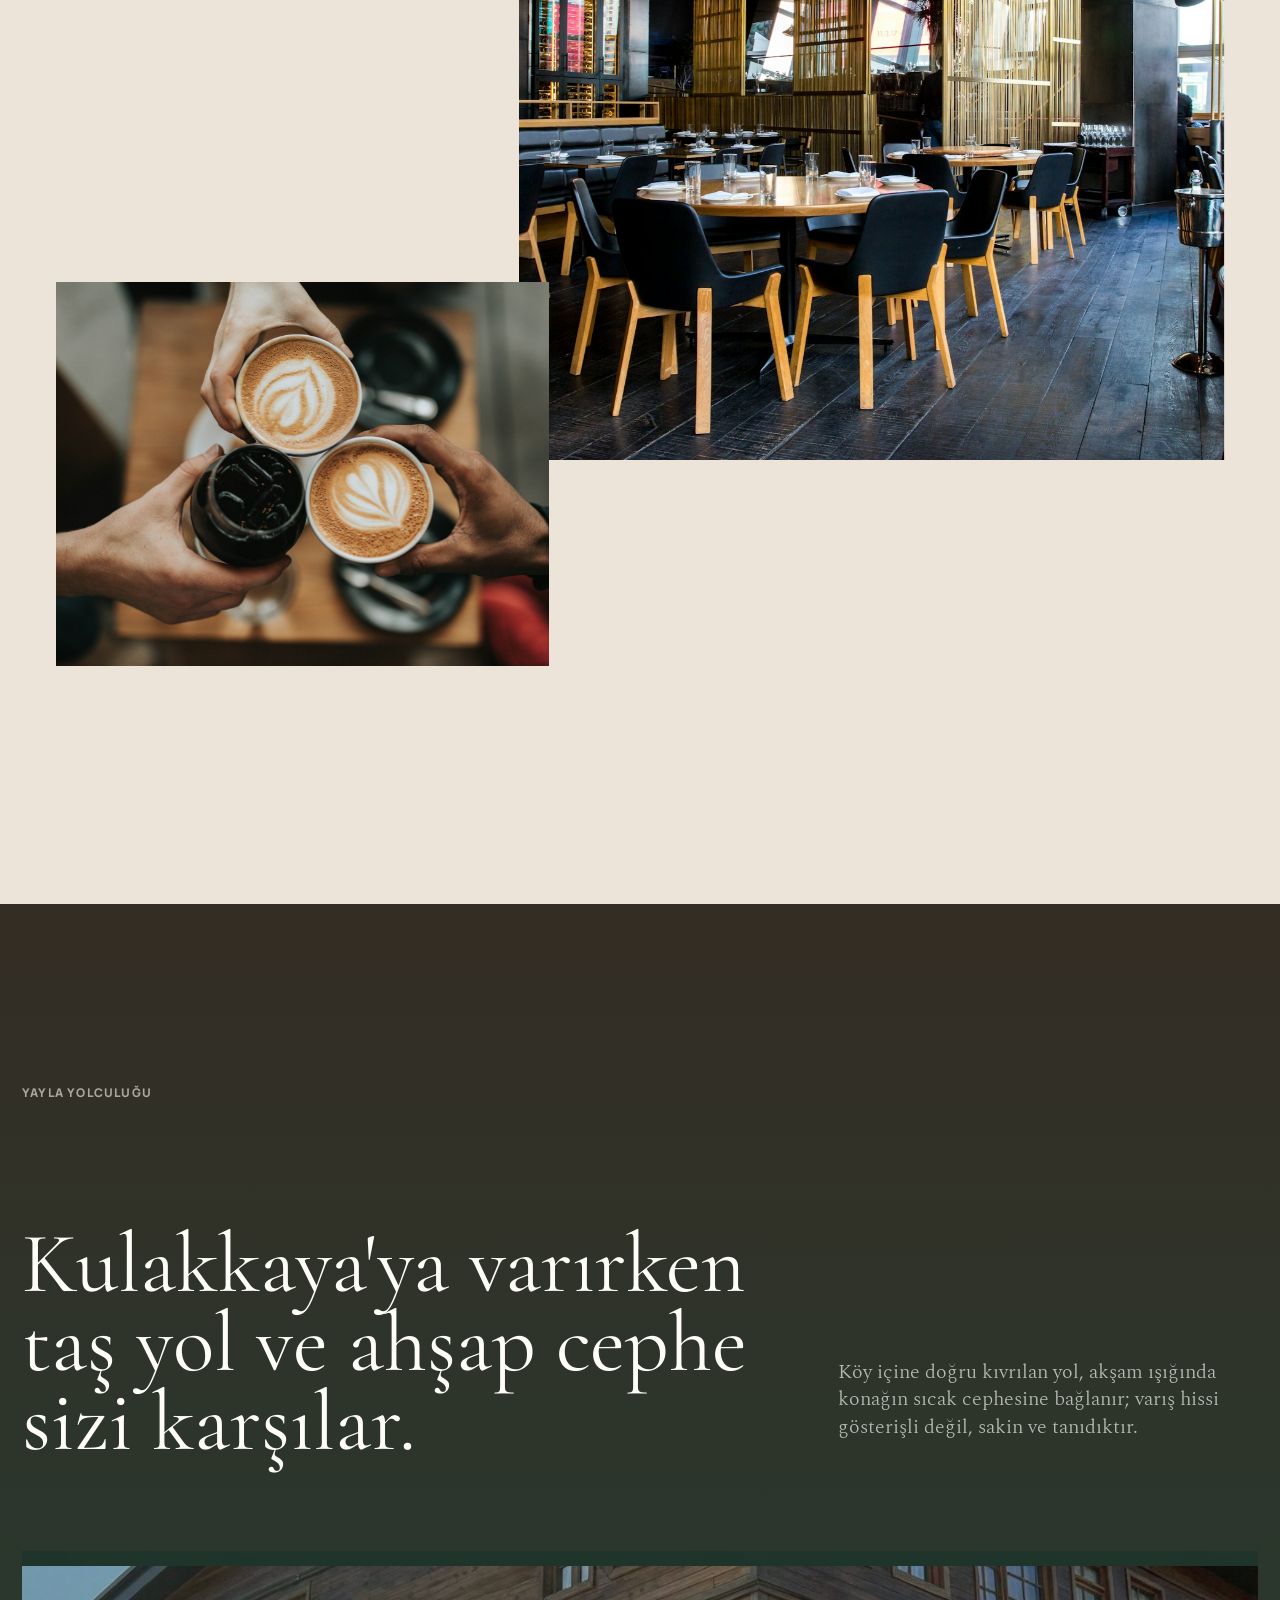
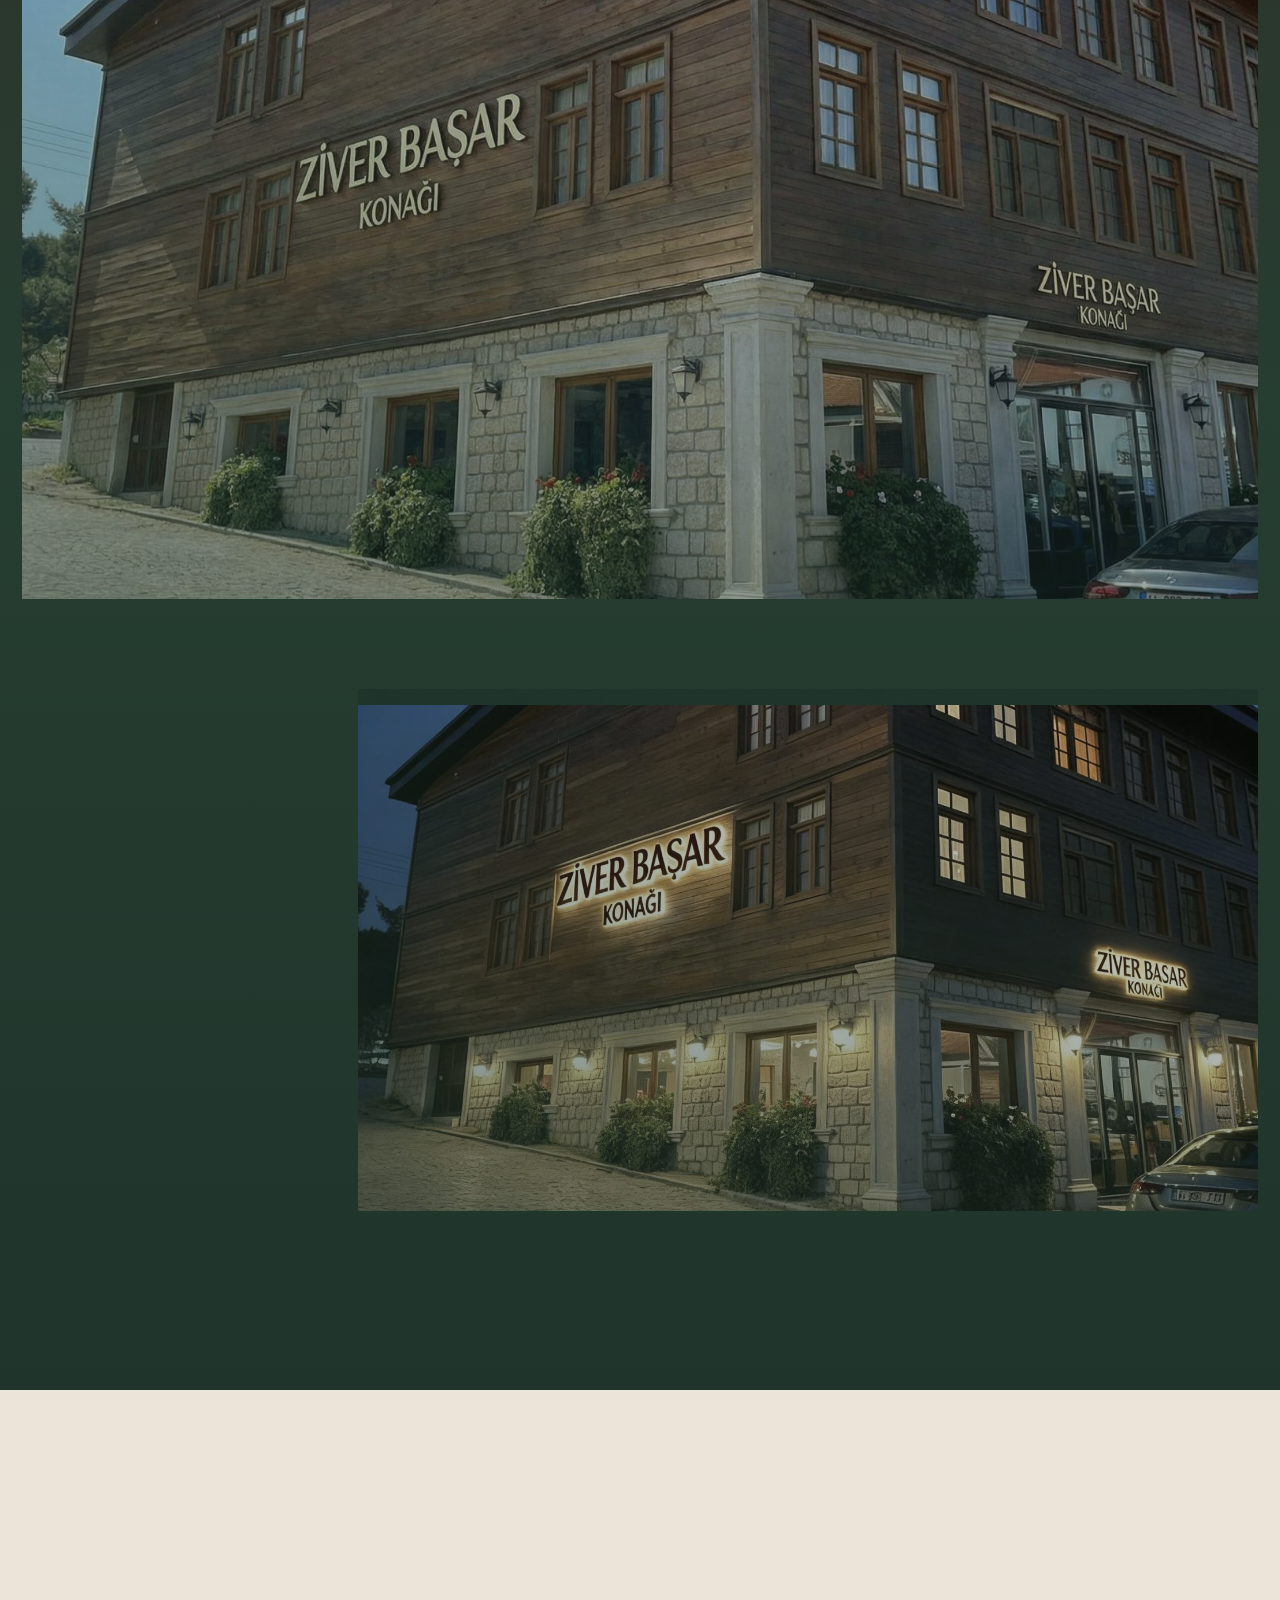
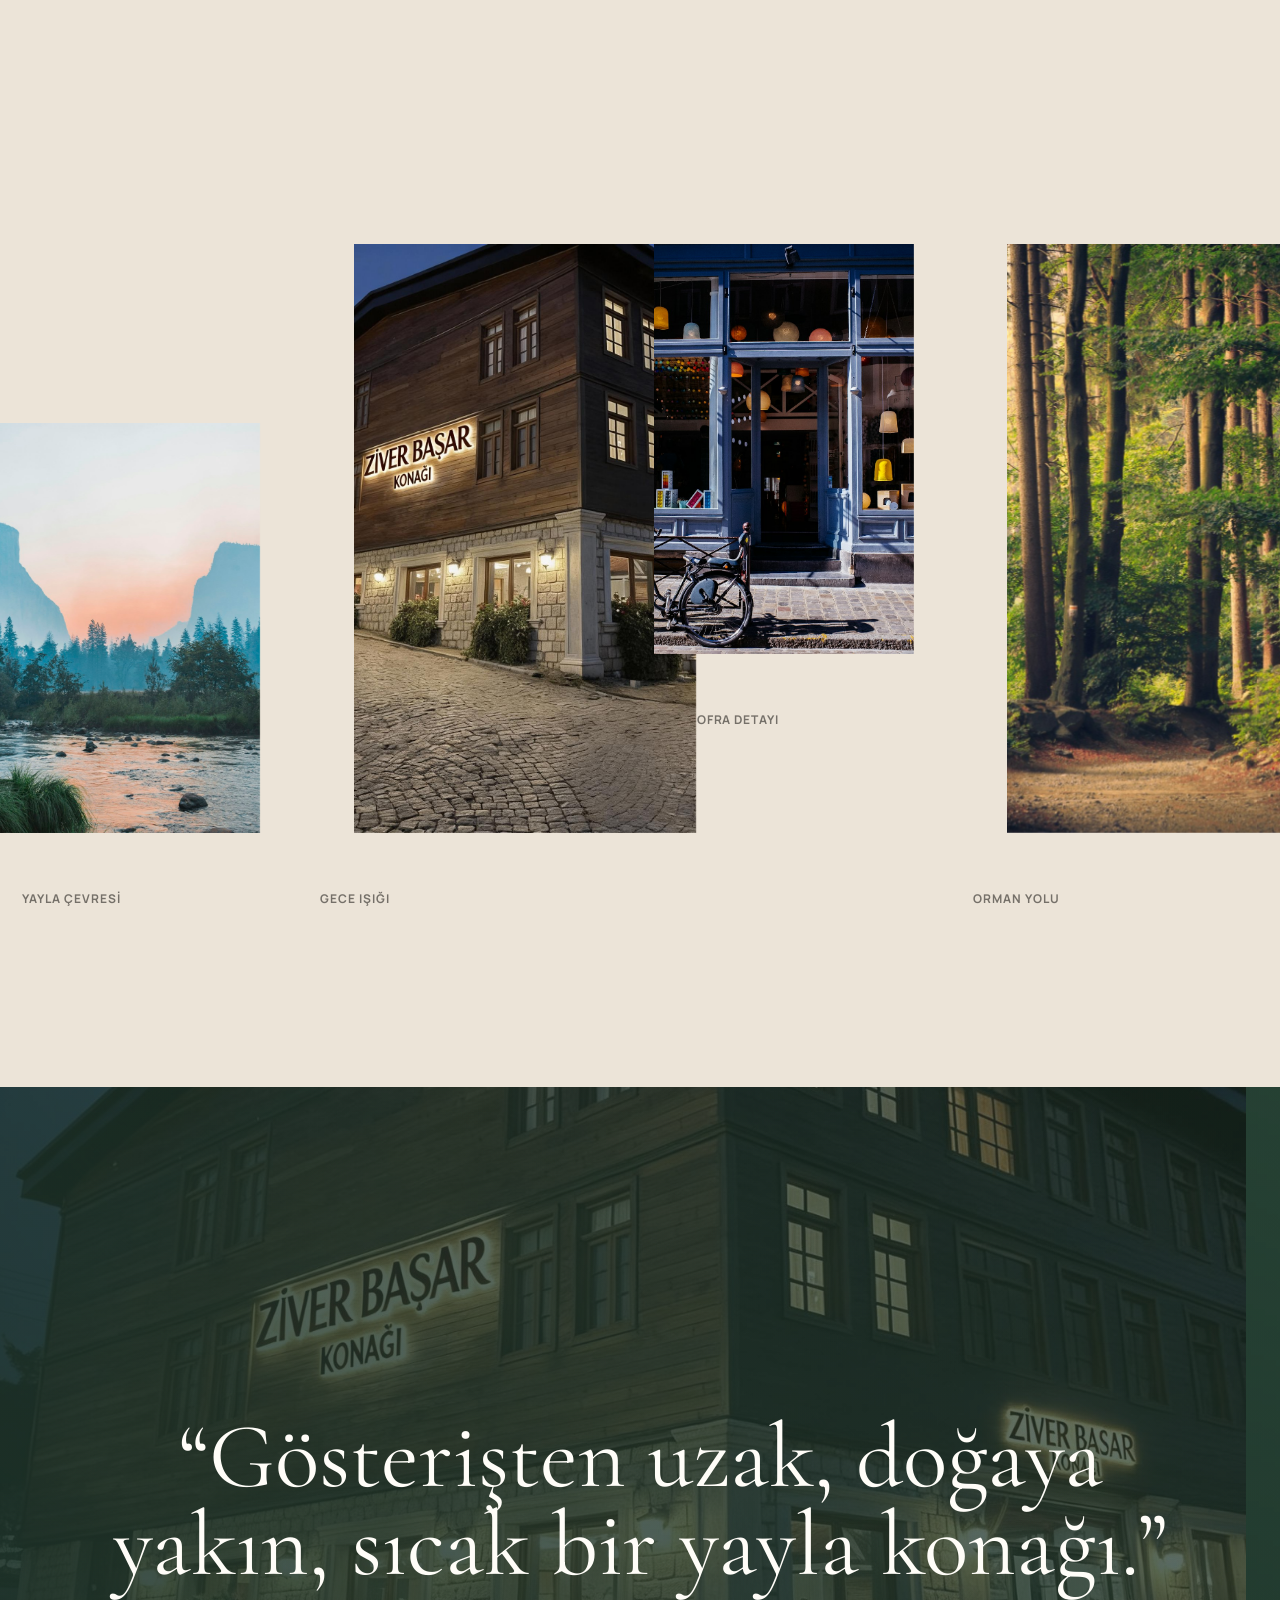
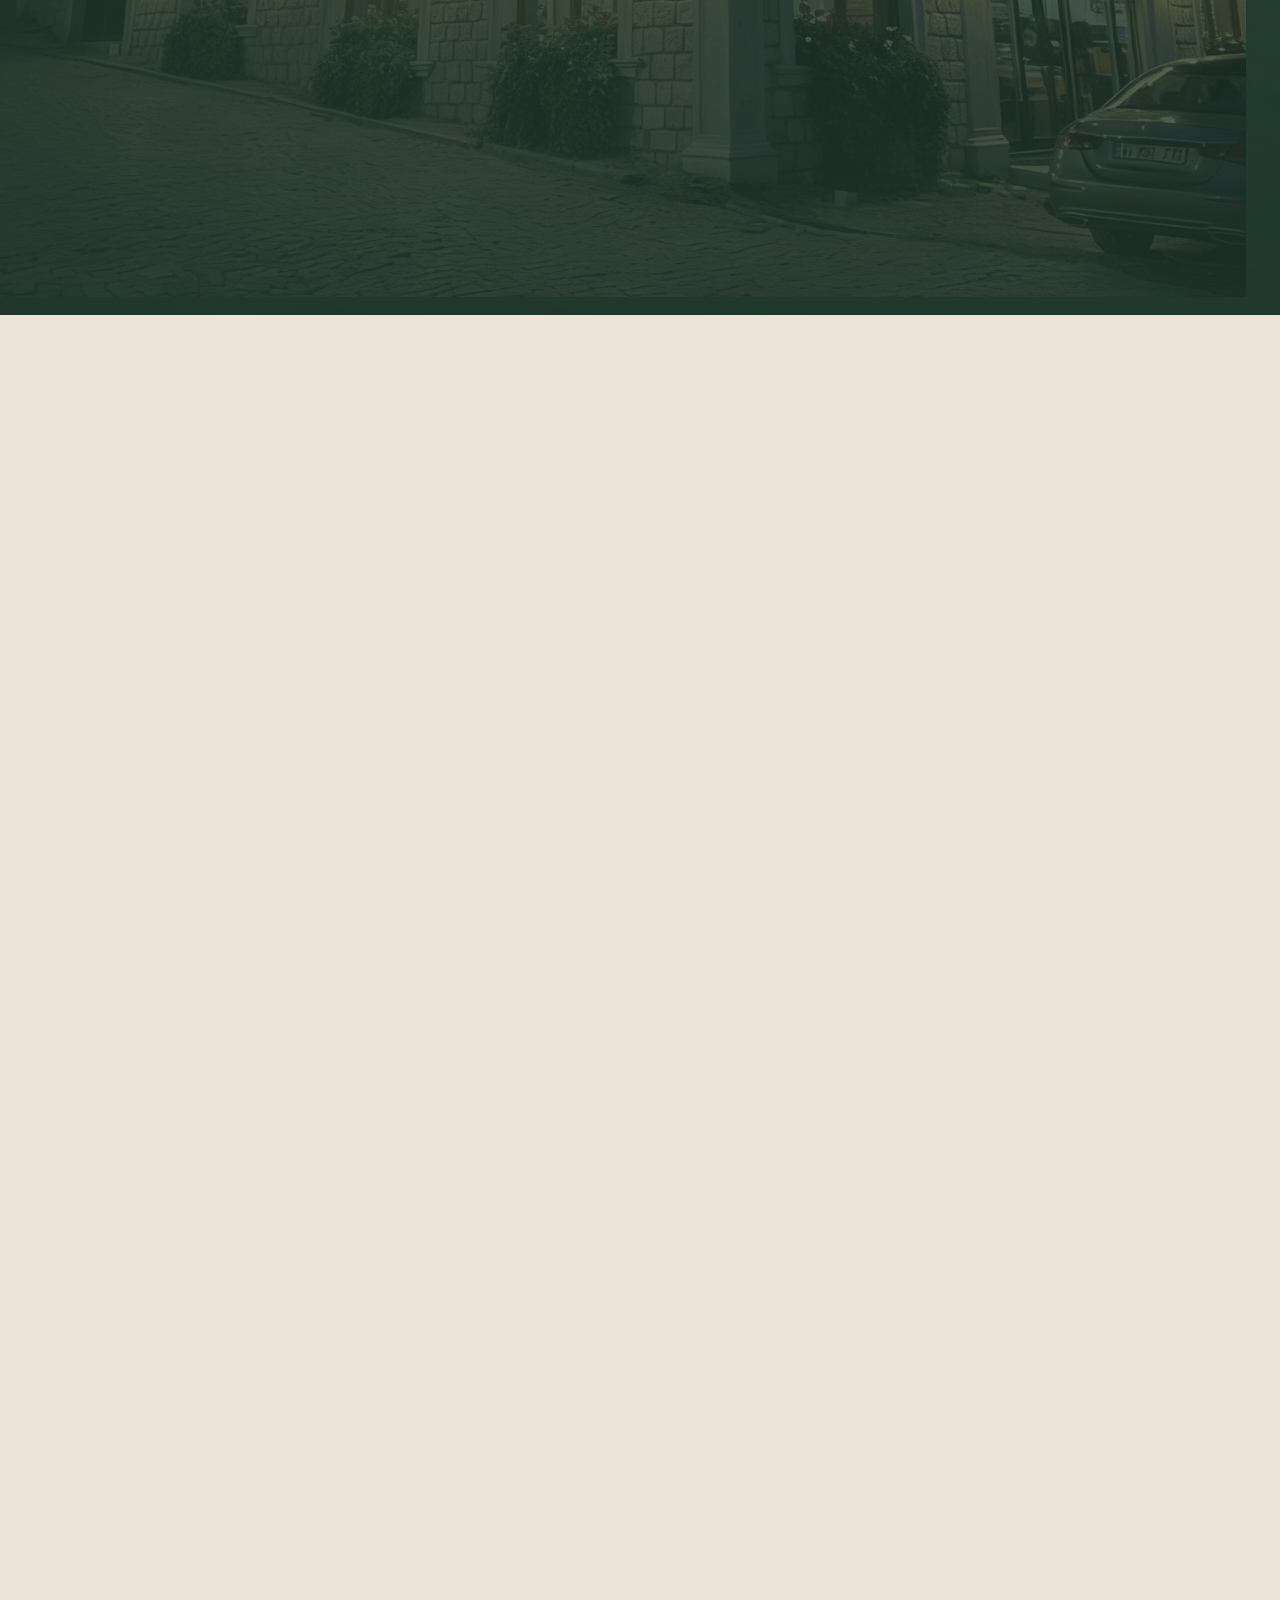
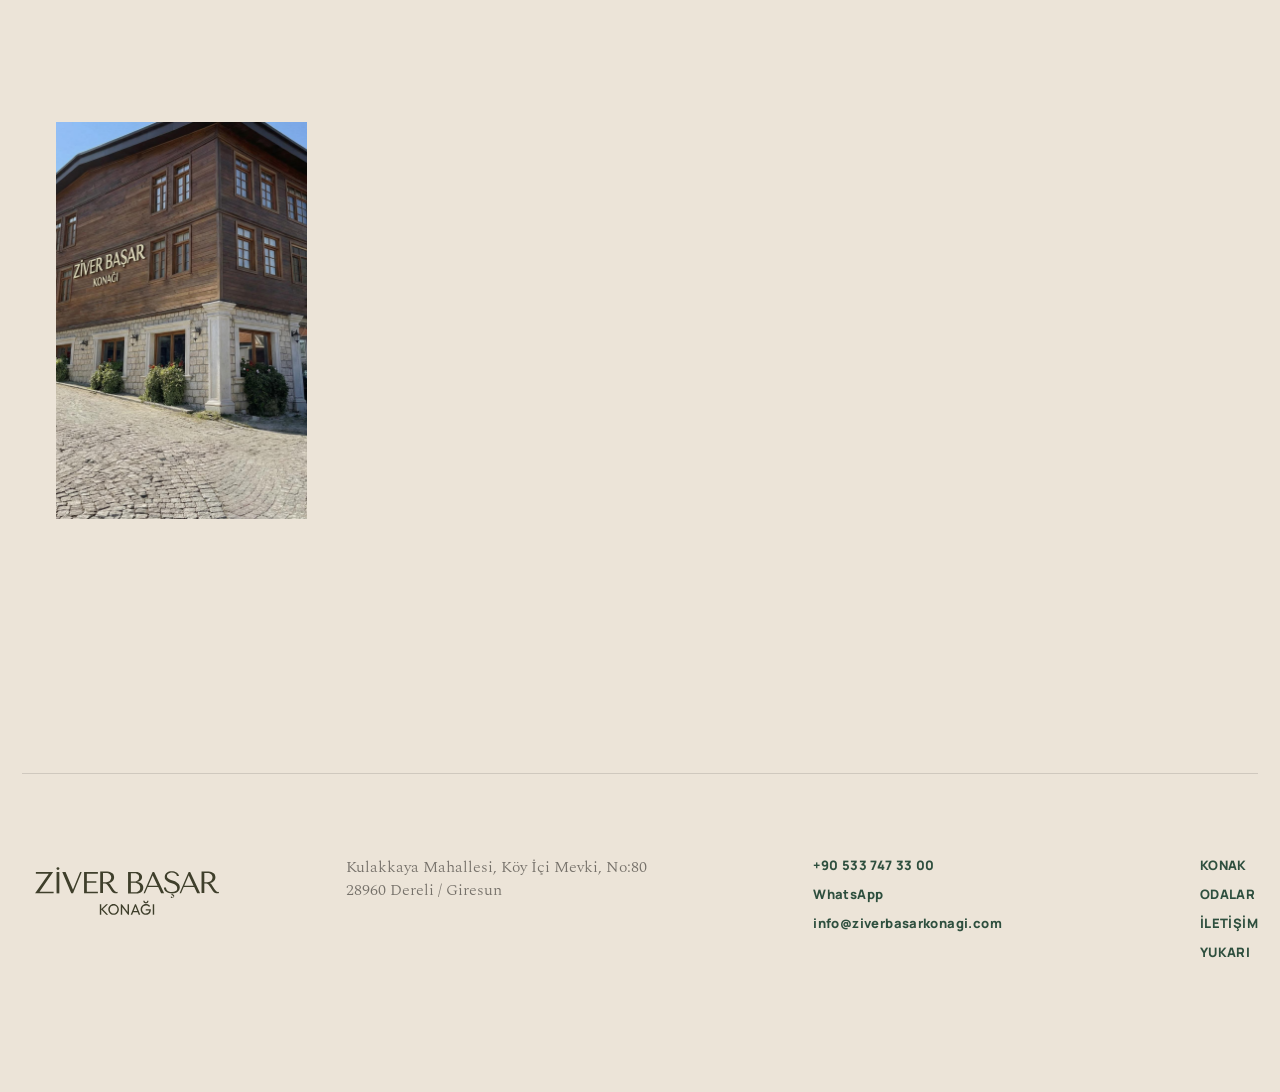
<file: hakkimizda.html>
<!doctype html>
<html lang="tr">
  <head>
    <meta charset="utf-8" />
    <meta http-equiv="refresh" content="0; url=index.html#konak" />
    <meta name="viewport" content="width=device-width, initial-scale=1" />
    <title>Ziver Başar Konağı</title>
    <link rel="canonical" href="index.html#konak" />
  </head>
  <body>
    <p><a href="index.html#konak">Ziver Başar Konağı sayfasına geç</a></p>
  </body>
</html>
</file>
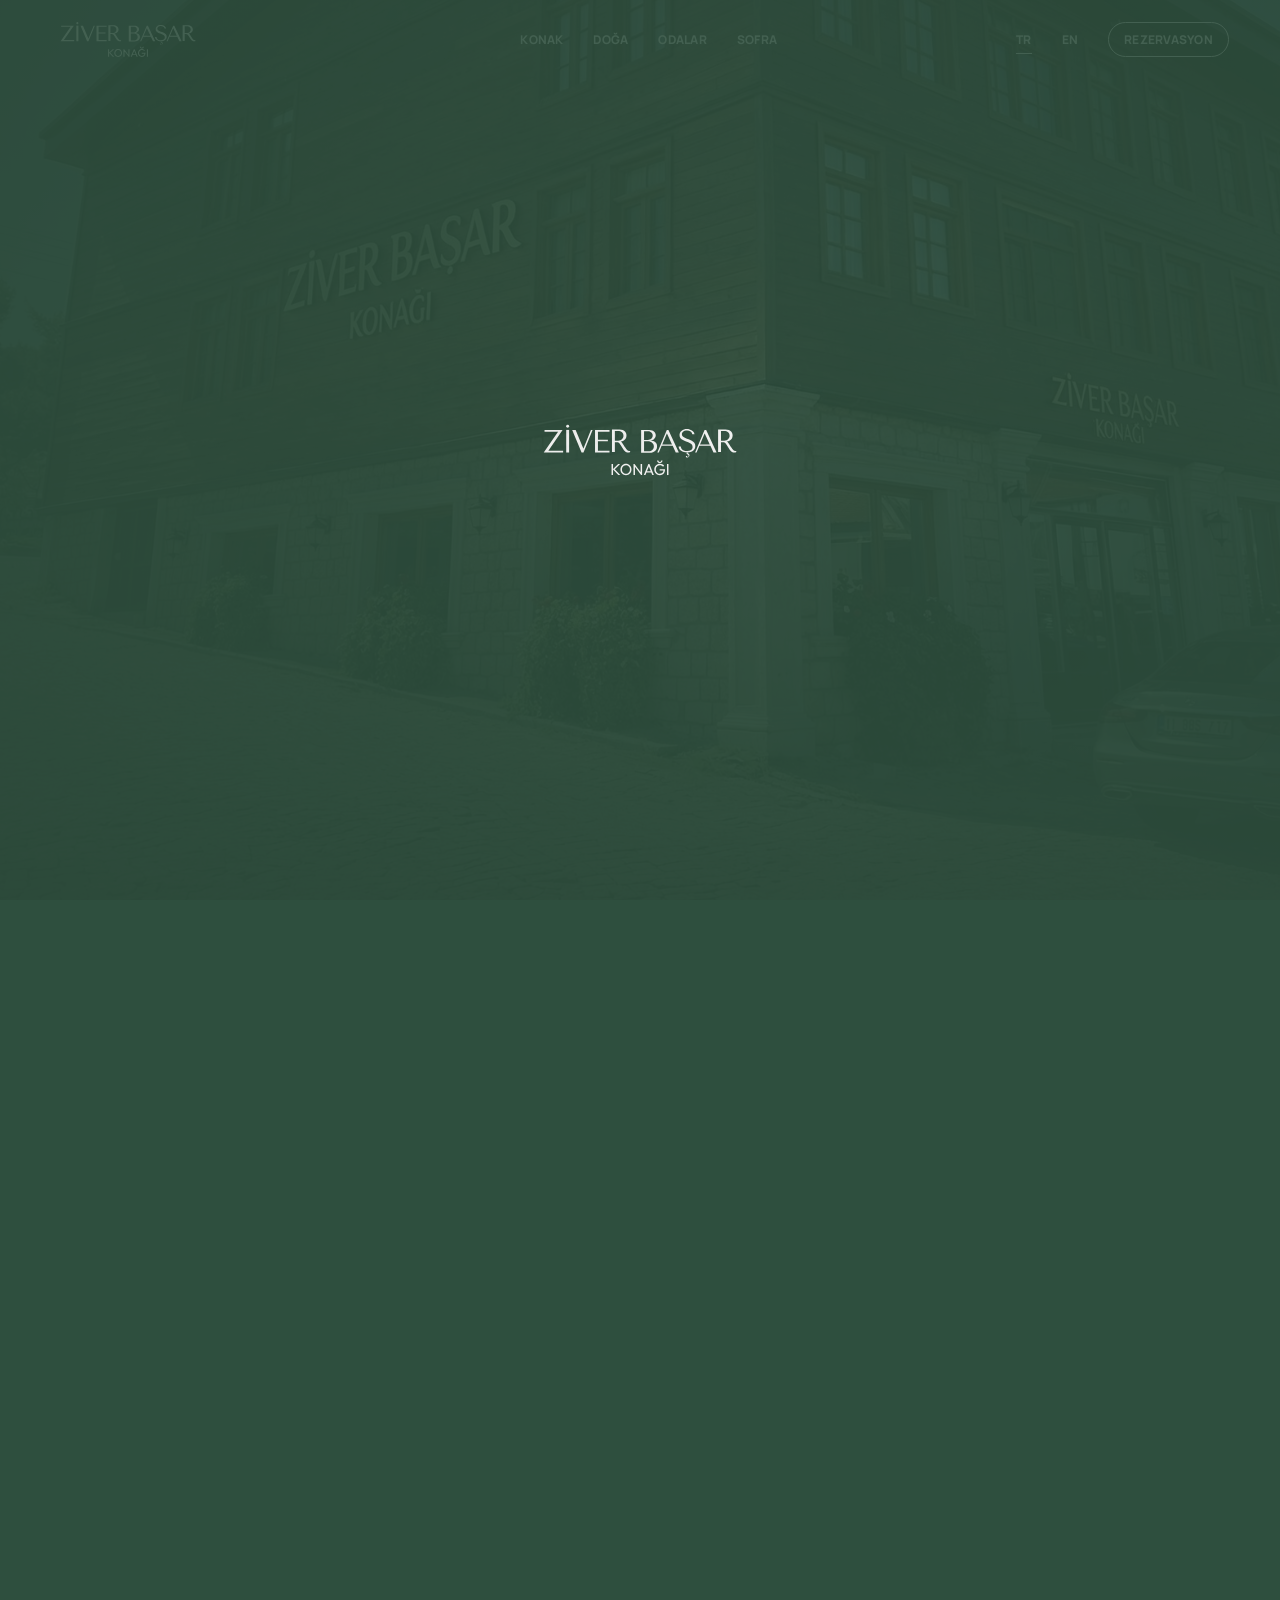
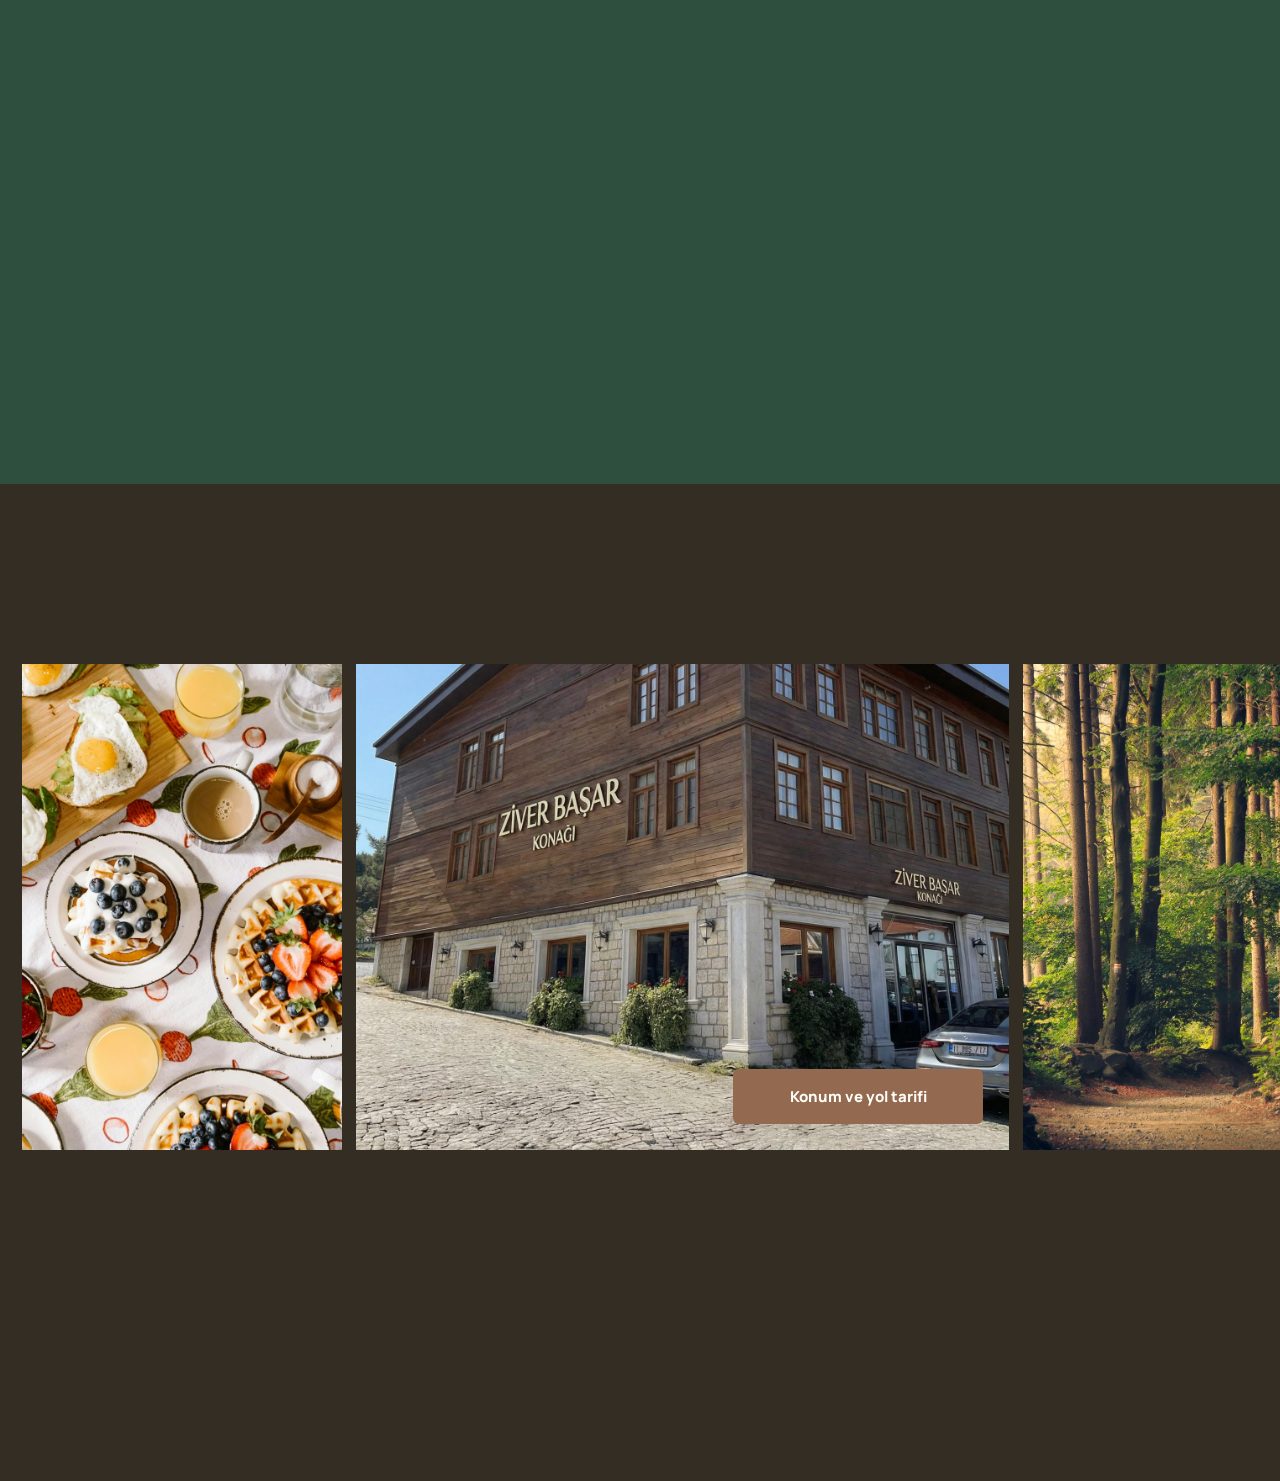
<file: iletisim.html>
<!doctype html>
<html lang="tr">
  <head>
    <meta charset="utf-8" />
    <meta http-equiv="refresh" content="0; url=index.html#iletisim" />
    <meta name="viewport" content="width=device-width, initial-scale=1" />
    <title>İletişim | Ziver Başar Konağı</title>
    <link rel="canonical" href="index.html#iletisim" />
  </head>
  <body>
    <p><a href="index.html#iletisim">İletişim bölümüne geç</a></p>
  </body>
</html>
</file>
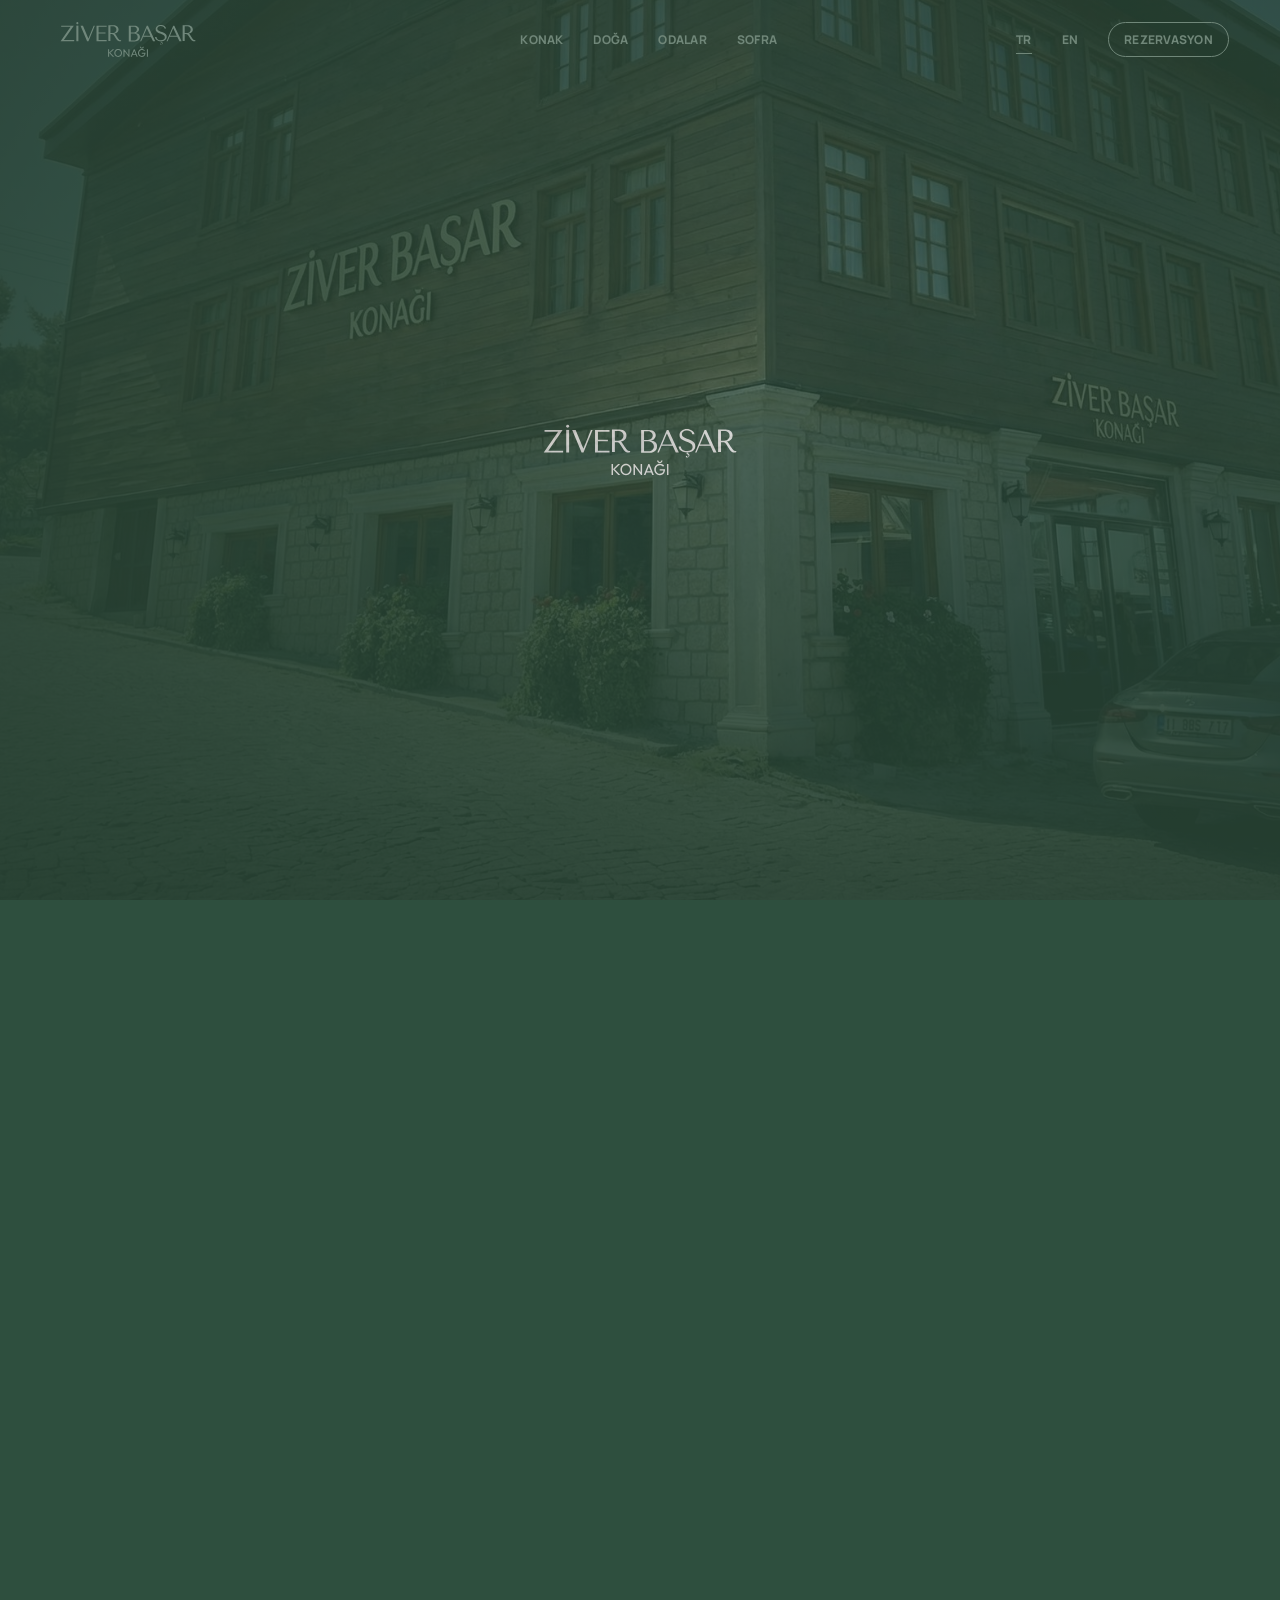
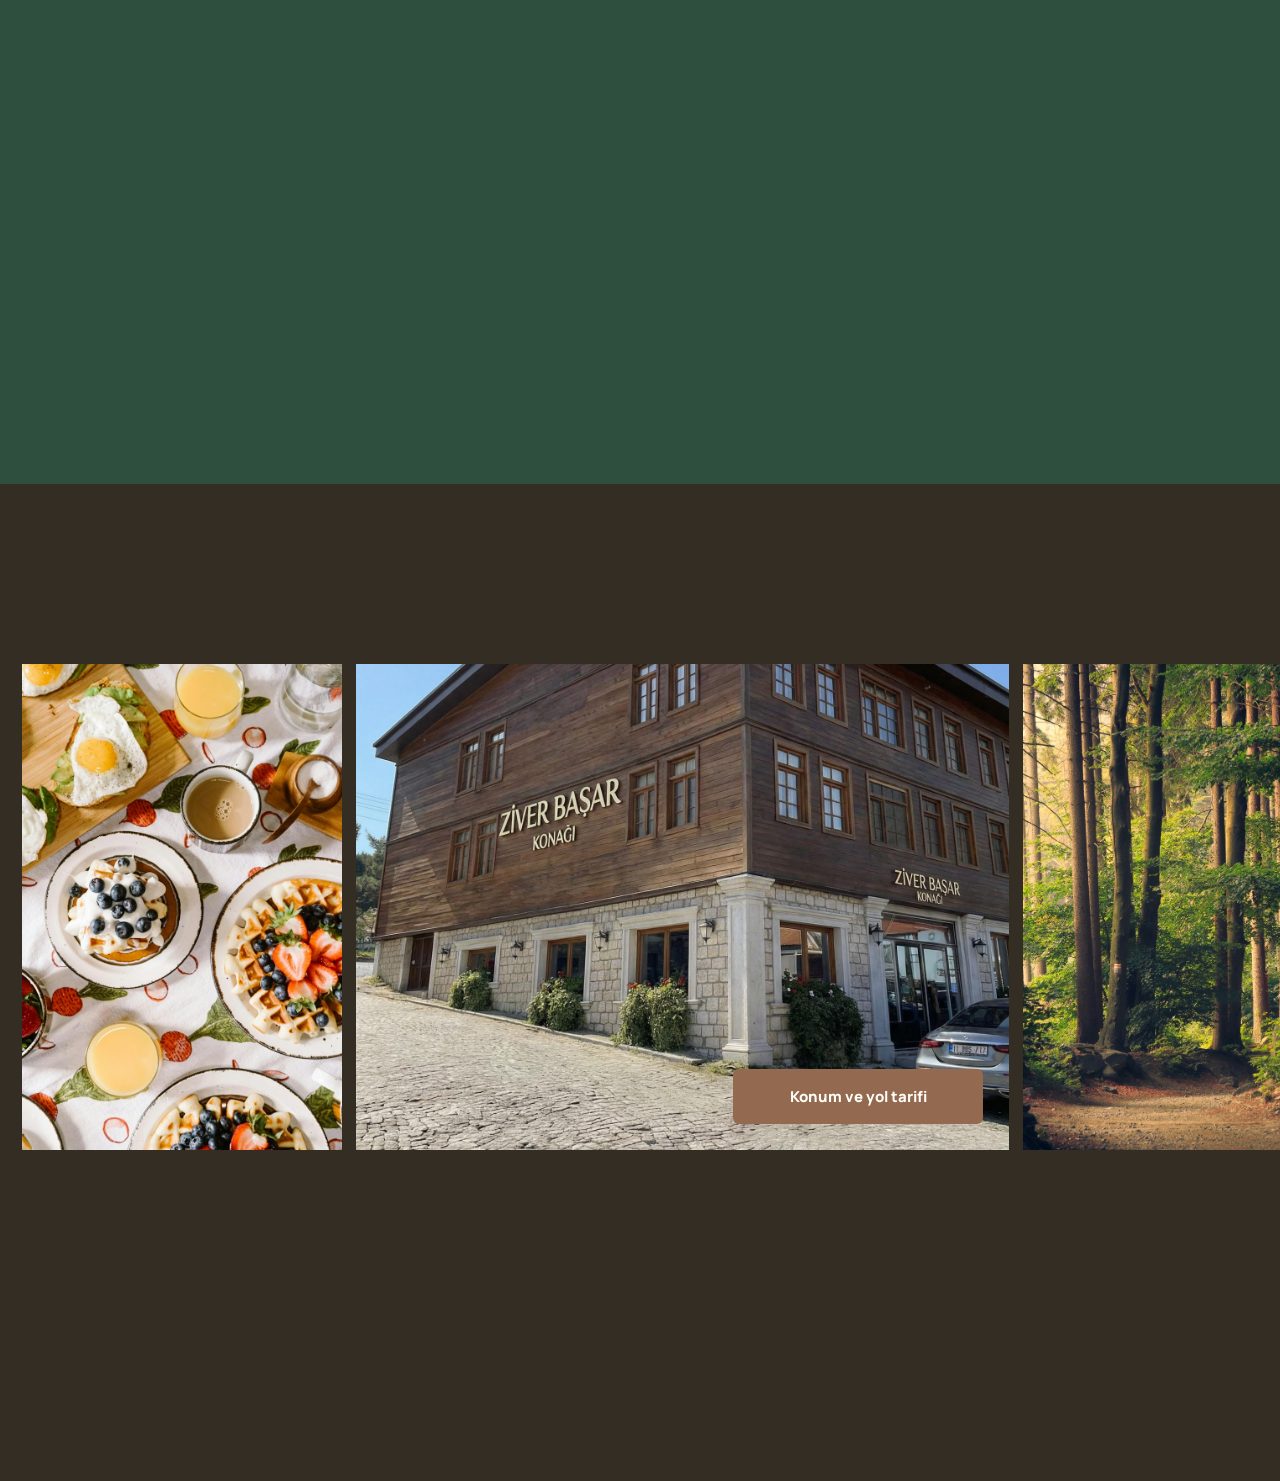
<file: odalar.html>
<!doctype html>
<html lang="tr">
  <head>
    <meta charset="utf-8" />
    <meta http-equiv="refresh" content="0; url=index.html#odalar" />
    <meta name="viewport" content="width=device-width, initial-scale=1" />
    <title>Odalar | Ziver Başar Konağı</title>
    <link rel="canonical" href="index.html#odalar" />
  </head>
  <body>
    <p><a href="index.html#odalar">Odalar bölümüne geç</a></p>
  </body>
</html>
</file>
<file: styles.css>
:root {
  --forest: #2e4f3e;
  --forest-deep: #1f352b;
  --paper: #ece4d8;
  --paper-soft: #f7f0e7;
  --rust: #c66a3c;
  --ink: #36332f;
  --muted: rgba(54, 51, 47, 0.66);
  --white: #fffdf8;
  --line: rgba(59, 59, 59, 0.16);
  --dark-line: rgba(255, 253, 248, 0.22);
  --font-display: "Cormorant Garamond", Georgia, "Times New Roman", serif;
  --font-text: "Spectral", Georgia, "Times New Roman", serif;
  --font-script: "Allura", "Brush Script MT", cursive;
  --font-body: "Manrope", "Inter", ui-sans-serif, system-ui, -apple-system, BlinkMacSystemFont, "Segoe UI", sans-serif;
  color-scheme: light;
  font-family: var(--font-body);
  line-height: 1.45;
}

* {
  box-sizing: border-box;
}

html {
  scroll-behavior: smooth;
  overflow-x: hidden;
}

body {
  margin: 0;
  overflow-x: hidden;
  background: var(--paper);
  color: var(--ink);
  font-family: var(--font-body);
}

body.is-loading {
  overflow: hidden;
}

body.nav-dark .site-nav {
  color: var(--white);
}

body.nav-light .site-nav {
  color: var(--forest);
}

body.nav-light .nav-logo img {
  filter: brightness(0) saturate(100%) invert(28%) sepia(17%) saturate(857%) hue-rotate(94deg) brightness(91%) contrast(88%);
}

body.nav-light .site-nav::before {
  opacity: 1;
}

img,
video,
iframe {
  display: block;
  max-width: 100%;
}

video,
img {
  user-select: none;
}

a {
  color: inherit;
  text-decoration: none;
}

h1,
h2,
h3,
p,
blockquote {
  margin-top: 0;
}

.loader {
  position: fixed;
  inset: 0;
  z-index: 200;
  display: grid;
  place-items: center;
  background: var(--forest);
  transition:
    opacity 320ms ease,
    visibility 320ms ease;
}

.loader img {
  width: min(220px, 54vw);
  opacity: 0;
  transform: translateY(10px);
  animation: loaderIn 340ms ease forwards;
}

body.is-ready .loader {
  visibility: hidden;
  opacity: 0;
}

@keyframes loaderIn {
  to {
    opacity: 1;
    transform: translateY(0);
  }
}

.site-nav {
  position: fixed;
  top: 0;
  left: 0;
  z-index: 90;
  display: grid;
  grid-template-columns: minmax(140px, 230px) 1fr auto;
  align-items: center;
  gap: clamp(18px, 4vw, 52px);
  width: 100%;
  min-height: 76px;
  padding: 14px clamp(22px, 4vw, 56px);
  color: var(--white);
  transition:
    color 350ms ease,
    transform 450ms ease;
}

.site-nav::before {
  content: "";
  position: absolute;
  inset: 0;
  z-index: -1;
  background: rgba(233, 225, 214, 0.86);
  border-bottom: 1px solid rgba(46, 79, 62, 0.12);
  opacity: 0;
  backdrop-filter: blur(18px);
  transition: opacity 350ms ease;
}

.nav-logo img {
  width: clamp(136px, 12vw, 190px);
}

.nav-links,
.nav-meta {
  display: flex;
  align-items: center;
  gap: clamp(16px, 2.4vw, 30px);
  font-size: 12px;
  font-weight: 760;
  letter-spacing: 0.02em;
  text-transform: uppercase;
}

.nav-links {
  justify-content: center;
}

.nav-links a,
.nav-meta > a {
  position: relative;
  padding: 8px 0;
}

.nav-links a::after,
.nav-meta > a::after {
  content: "";
  position: absolute;
  right: 0;
  bottom: 2px;
  left: 0;
  height: 1px;
  background: currentColor;
  transform: scaleX(0);
  transform-origin: right;
  transition: transform 320ms ease;
}

.nav-links a:hover::after,
.nav-meta > a:hover::after,
.nav-meta > a[aria-current="page"]::after {
  transform: scaleX(1);
  transform-origin: left;
}

.nav-contact {
  position: relative;
}

.nav-contact summary {
  min-width: 118px;
  padding: 8px 15px;
  border: 1px solid currentColor;
  border-radius: 999px;
  cursor: pointer;
  list-style: none;
  text-align: center;
}

.nav-contact summary::-webkit-details-marker {
  display: none;
}

.nav-contact-panel {
  position: absolute;
  top: calc(100% + 12px);
  right: 0;
  z-index: 5;
  display: grid;
  min-width: 188px;
  padding: 8px;
  border: 1px solid rgba(46, 79, 62, 0.16);
  border-radius: 8px;
  background: rgba(247, 240, 231, 0.96);
  box-shadow: 0 18px 48px rgba(31, 53, 43, 0.18);
  color: var(--forest);
  opacity: 0;
  pointer-events: none;
  transform: translateY(-6px);
  transition:
    opacity 220ms ease,
    transform 220ms ease;
}

.nav-contact[open] .nav-contact-panel {
  opacity: 1;
  pointer-events: auto;
  transform: translateY(0);
}

.nav-contact-panel a {
  padding: 12px 10px;
  border-bottom: 1px solid rgba(46, 79, 62, 0.12);
  font-size: 13px;
  letter-spacing: 0;
  text-transform: none;
}

.nav-contact-panel a:last-child {
  border-bottom: 0;
}

.scene {
  position: relative;
  min-height: 100svh;
  scroll-margin-top: 0;
}

.dark-section {
  background: var(--forest);
  color: var(--white);
}

.section-shell {
  width: min(1380px, calc(100% - 44px));
  margin-inline: auto;
}

.micro {
  margin-bottom: clamp(18px, 3vw, 34px);
  color: var(--rust);
  font-family: var(--font-body);
  font-size: 12px;
  font-weight: 850;
  letter-spacing: 0.1em;
  text-transform: uppercase;
}

.dark-section .micro {
  color: #f0ad83;
}

h1,
h2,
blockquote {
  font-family: var(--font-display);
  font-weight: 400;
  letter-spacing: 0;
}

h1 {
  display: grid;
  gap: 0;
  margin-bottom: 0;
  font-size: clamp(72px, 10.6vw, 168px);
  line-height: 0.84;
}

h2 {
  max-width: 980px;
  margin-bottom: 0;
  font-size: clamp(48px, 7vw, 108px);
  line-height: 0.94;
}

h3 {
  margin-bottom: 14px;
  font-size: clamp(28px, 3vw, 48px);
  font-weight: 600;
  line-height: 1.02;
}

p {
  color: var(--muted);
  font-family: var(--font-text);
  font-size: clamp(17px, 1.5vw, 21px);
  font-weight: 300;
  line-height: 1.48;
}

.dark-section p {
  color: rgba(255, 253, 248, 0.74);
}

.hero {
  display: grid;
  align-items: end;
  overflow: hidden;
  background: var(--forest);
}

.hero-media,
.hero-wash {
  position: absolute;
  inset: 0;
}

.hero-media {
  width: 100%;
  height: 100%;
  object-fit: cover;
  transform: scale(1.02);
}

.hero-wash {
  background:
    linear-gradient(180deg, rgba(20, 27, 21, 0.42), rgba(20, 27, 21, 0.08) 38%, rgba(20, 27, 21, 0.76)),
    linear-gradient(90deg, rgba(20, 27, 21, 0.72), rgba(20, 27, 21, 0.16) 62%, rgba(20, 27, 21, 0.42));
}

.hero-content {
  position: relative;
  z-index: 2;
  display: grid;
  grid-template-columns: minmax(0, 1.12fr) minmax(230px, 0.42fr);
  align-items: end;
  column-gap: clamp(32px, 7vw, 120px);
  width: min(1380px, calc(100% - 44px));
  min-height: calc(100svh - 128px);
  margin: 0 auto;
  padding: 118px 0 clamp(42px, 7vw, 82px);
}

.hero-content .micro {
  grid-column: 1 / -1;
  align-self: start;
  margin-bottom: clamp(28px, 4vw, 54px);
}

[data-text-effect="hero"] .hero-content .micro,
[data-text-effect="hero"] .title-serif,
[data-text-effect="hero"] .title-script,
[data-text-effect="hero"] .hero-phrases a,
[data-text-effect="hero"] .scroll-cue {
  opacity: 0;
  will-change: opacity, transform, filter, clip-path;
}

[data-text-effect="hero"] .hero-content .micro {
  transform: translate3d(0, -18px, 0);
  filter: blur(8px);
  transition:
    opacity 760ms ease,
    filter 900ms ease,
    transform 900ms cubic-bezier(0.22, 1, 0.36, 1);
}

[data-text-effect="hero"] .title-serif {
  display: inline-block;
  transform: translate3d(-34px, 24px, 0);
  clip-path: inset(-0.08em 100% -0.22em 0);
  filter: blur(10px);
  transition:
    opacity 900ms ease,
    clip-path 1100ms cubic-bezier(0.22, 1, 0.36, 1),
    filter 1000ms ease,
    transform 1100ms cubic-bezier(0.22, 1, 0.36, 1);
}

[data-text-effect="hero"] .title-script {
  transform: translate3d(42px, 22px, 0) rotate(-1.4deg) scale(0.96);
  filter: blur(9px);
  transition:
    opacity 920ms ease,
    filter 1000ms ease,
    transform 1180ms cubic-bezier(0.16, 1, 0.3, 1);
}

[data-text-effect="hero"] .hero-phrases a {
  transform: translate3d(28px, 0, 0);
  transition:
    opacity 680ms ease,
    color 260ms ease,
    padding-left 260ms ease,
    transform 880ms cubic-bezier(0.22, 1, 0.36, 1);
}

[data-text-effect="hero"] .hero-phrases a:nth-child(1) {
  transition-delay: 420ms;
}

[data-text-effect="hero"] .hero-phrases a:nth-child(2) {
  transition-delay: 520ms;
}

[data-text-effect="hero"] .hero-phrases a:nth-child(3) {
  transition-delay: 620ms;
}

[data-text-effect="hero"] .hero-phrases a:nth-child(4) {
  transition-delay: 720ms;
}

[data-text-effect="hero"] .scroll-cue {
  transform: translate3d(0, 16px, 0);
  transition:
    opacity 520ms ease,
    transform 720ms ease;
  transition-delay: 860ms;
}

body.is-ready [data-text-effect="hero"] .hero-content .micro,
body.is-ready [data-text-effect="hero"] .title-serif,
body.is-ready [data-text-effect="hero"] .title-script,
body.is-ready [data-text-effect="hero"] .hero-phrases a,
body.is-ready [data-text-effect="hero"] .scroll-cue {
  opacity: 1;
  transform: translate3d(0, 0, 0) rotate(0deg) scale(1);
  clip-path: inset(-0.1em -0.04em -0.24em -0.04em);
  filter: blur(0);
}

.hero-content h1 {
  grid-column: 1;
}

.hero-title {
  display: block;
  max-width: 980px;
  font-family: var(--font-display);
  font-size: clamp(70px, 8.4vw, 140px);
  font-weight: 400;
  line-height: 0.96;
}

.hero-title-line {
  display: block;
}

.title-sans {
  font-family: var(--font-body);
  font-weight: 400;
}

.title-serif {
  font-family: var(--font-display);
  font-weight: 400;
  line-height: 1.02;
  padding-bottom: 0.1em;
  margin-bottom: -0.1em;
}

.title-script {
  display: block;
  margin-top: clamp(-4px, 0.8vw, 12px);
  padding-left: clamp(52px, 8vw, 144px);
  padding-bottom: 0.16em;
  font-family: var(--font-script);
  font-size: clamp(56px, 6.6vw, 112px);
  font-weight: 400;
  line-height: 0.98;
}

.hero-phrases {
  position: absolute;
  top: clamp(118px, 16vh, 182px);
  right: 0;
  display: grid;
  gap: clamp(14px, 2vw, 22px);
  width: min(420px, 34vw);
}

.hero-phrases a {
  display: flex;
  align-items: center;
  min-height: 0;
  padding: 0 0 12px;
  border-bottom: 1px solid rgba(255, 253, 248, 0.34);
  background: transparent;
  font-family: var(--font-body);
  font-size: clamp(18px, 1.9vw, 29px);
  font-weight: 400;
  line-height: 1.02;
  transition:
    color 260ms ease,
    padding-left 260ms ease;
}

.hero-phrases a:hover {
  padding-left: 12px;
  color: #f0ad83;
}

.scroll-cue {
  position: absolute;
  right: clamp(22px, 4vw, 58px);
  bottom: clamp(18px, 4vw, 48px);
  left: auto;
  z-index: 3;
  display: grid;
  gap: 12px;
  justify-items: center;
  color: rgba(255, 253, 248, 0.78);
  font-size: 12px;
  font-weight: 850;
  letter-spacing: 0.1em;
  text-transform: uppercase;
}

.scroll-cue span {
  width: 1px;
  height: 74px;
  background: currentColor;
  transform-origin: top;
  animation: scrollLine 1.7s ease-in-out infinite;
}

@keyframes scrollLine {
  0%,
  100% {
    transform: scaleY(0.35);
  }
  50% {
    transform: scaleY(1);
  }
}

.intro-panel {
  display: grid;
  align-items: center;
  min-height: 100svh;
  padding: clamp(96px, 13vw, 190px) 0;
}

.intro-grid {
  display: block;
  max-width: 1160px;
  padding-top: clamp(48px, 5vw, 86px);
  text-align: center;
}

.intro-grid h2 {
  max-width: none;
  margin-inline: auto;
  font-size: clamp(58px, 8vw, 128px);
  line-height: 1.02;
}

.mixed-statement {
  max-width: min(1500px, 96vw);
  font-family: var(--font-display);
  font-size: clamp(60px, 7.3vw, 132px);
  font-weight: 400;
  line-height: 1.03;
}

.mixed-statement span {
  display: inline-block;
  vertical-align: baseline;
  padding: 0 0.01em 0.12em;
  margin: 0 -0.01em -0.12em;
}

.statement-serif {
  font-family: var(--font-display);
  font-weight: 400;
}

.statement-sans {
  font-family: var(--font-body);
  font-weight: 650;
}

.intro-copy {
  max-width: 620px;
  margin: clamp(32px, 5vw, 58px) auto 0;
  padding-bottom: 0;
}

[data-text-effect="intro"] .intro-grid .micro,
[data-text-effect="intro"] .mixed-statement span,
[data-text-effect="intro"] .intro-copy {
  opacity: 0;
  will-change: opacity, transform, filter, clip-path;
}

[data-text-effect="intro"] .intro-grid .micro {
  transform: translate3d(0, 18px, 0);
  filter: blur(8px);
  transition:
    opacity 640ms ease,
    filter 760ms ease,
    transform 760ms cubic-bezier(0.22, 1, 0.36, 1);
}

[data-text-effect="intro"] .mixed-statement span {
  transform: translate3d(0, 38px, 0);
  clip-path: inset(16% -0.05em -0.24em -0.05em);
  filter: blur(8px);
  transition:
    opacity 760ms ease,
    clip-path 1000ms cubic-bezier(0.22, 1, 0.36, 1),
    filter 900ms ease,
    transform 1000ms cubic-bezier(0.22, 1, 0.36, 1);
}

[data-text-effect="intro"] .statement-sans {
  transform: translate3d(0, 26px, 0) scale(0.98);
  transition-duration: 860ms, 1000ms, 900ms, 1050ms;
}

[data-text-effect="intro"] .mixed-statement span:nth-child(1) {
  transition-delay: 80ms;
}

[data-text-effect="intro"] .mixed-statement span:nth-child(2) {
  transition-delay: 180ms;
}

[data-text-effect="intro"] .mixed-statement span:nth-child(3) {
  transition-delay: 280ms;
}

[data-text-effect="intro"] .mixed-statement span:nth-child(4) {
  transition-delay: 380ms;
}

[data-text-effect="intro"] .mixed-statement span:nth-child(5) {
  transition-delay: 480ms;
}

[data-text-effect="intro"] .intro-copy {
  transform: translate3d(0, 28px, 0);
  filter: blur(6px);
  transition:
    opacity 780ms ease,
    filter 880ms ease,
    transform 920ms cubic-bezier(0.22, 1, 0.36, 1);
  transition-delay: 620ms;
}

[data-text-effect="intro"].is-text-visible .intro-grid .micro,
[data-text-effect="intro"].is-text-visible .mixed-statement span,
[data-text-effect="intro"].is-text-visible .intro-copy {
  opacity: 1;
  transform: translate3d(0, 0, 0) scale(1);
  clip-path: inset(-0.08em -0.05em -0.24em -0.05em);
  filter: blur(0);
}

.text-arrow {
  display: inline-flex;
  align-items: center;
  gap: 10px;
  margin-top: 16px;
  color: inherit;
  font-weight: 850;
}

.text-arrow::after {
  content: "";
  width: 46px;
  height: 1px;
  background: currentColor;
  transition: transform 260ms ease;
}

.text-arrow:hover::after {
  transform: translateX(10px);
}

.scroll-gallery {
  display: grid;
  grid-template-columns: minmax(340px, 0.84fr) minmax(340px, 1.16fr);
  gap: clamp(34px, 7vw, 118px);
  width: min(1380px, calc(100% - 44px));
  margin: 0 auto;
  padding: clamp(96px, 13vw, 190px) 0;
}

.gallery-sticky {
  position: sticky;
  top: 112px;
  align-self: start;
  display: grid;
  align-content: center;
  min-height: calc(100svh - 150px);
}

.gallery-visual {
  position: relative;
  height: min(58svh, 620px);
  overflow: hidden;
  background: var(--forest);
}

.gallery-visual img {
  position: absolute;
  inset: 0;
  width: 100%;
  height: 100%;
  object-fit: cover;
  opacity: 0;
  transform: scale(1.08);
  transition:
    opacity 620ms ease,
    transform 1200ms ease;
}

.gallery-visual img.is-active {
  opacity: 1;
  transform: scale(1);
}

.gallery-copy {
  display: grid;
  grid-template-columns: 1fr;
  gap: 14px;
  max-width: 520px;
  padding-top: clamp(28px, 4vw, 48px);
}

.gallery-copy h2 {
  max-width: 520px;
  font-size: clamp(38px, 4.6vw, 72px);
  line-height: 0.96;
}

.gallery-steps {
  display: grid;
  gap: clamp(34px, 6vw, 82px);
  padding: 5svh 0 10svh;
}

.gallery-step {
  min-height: 36svh;
  max-width: 720px;
  padding-top: clamp(18px, 4vw, 48px);
  border-top: 1px solid var(--line);
  opacity: 0.42;
  transform: translateY(28px);
  transition:
    opacity 460ms ease,
    transform 460ms ease;
}

.gallery-step.is-active {
  opacity: 1;
  transform: translateY(0);
}

.gallery-step span {
  display: block;
  margin-bottom: 18px;
  color: var(--rust);
  font-weight: 850;
}

.gallery-step h3 {
  font-family: var(--font-display);
  font-size: clamp(42px, 5.2vw, 82px);
  font-weight: 400;
  line-height: 0.96;
}

.gallery-step p {
  max-width: 520px;
}

.experience-slider {
  min-height: 100svh;
  padding: clamp(112px, 14vw, 210px) 0 clamp(84px, 10vw, 150px);
  overflow: hidden;
  background: #342d24;
  color: var(--paper);
}

.slider-track {
  display: flex;
  gap: clamp(10px, 1.1vw, 18px);
  width: 100vw;
  margin-inline: 50%;
  padding: 0 max(22px, calc((100vw - 1380px) / 2));
  overflow-x: auto;
  overscroll-behavior-x: contain;
  scroll-behavior: smooth;
  scroll-snap-type: x mandatory;
  scrollbar-width: none;
  cursor: grab;
  touch-action: pan-y;
  transform: translateX(-50%);
}

.slider-track::-webkit-scrollbar {
  display: none;
}

.slider-track.is-dragging {
  cursor: grabbing;
  scroll-behavior: auto;
  scroll-snap-type: none;
}

.slider-track.is-auto-moving {
  scroll-behavior: auto;
  scroll-snap-type: none;
}

.slider-card {
  position: relative;
  flex: 0 0 clamp(280px, 25vw, 460px);
  height: clamp(320px, 38vw, 610px);
  margin: 0;
  overflow: hidden;
  scroll-snap-align: center;
  background: var(--forest-deep);
}

.slider-card-wide {
  flex-basis: clamp(560px, 51vw, 980px);
}

.slider-card img {
  width: 100%;
  height: 100%;
  object-fit: cover;
  transform: scale(1.03);
  transition: transform 700ms ease;
  pointer-events: none;
}

.slider-card:hover img {
  transform: scale(1.07);
}

.slider-card-button {
  position: absolute;
  right: clamp(18px, 2vw, 34px);
  bottom: clamp(18px, 2vw, 34px);
  min-width: min(250px, calc(100% - 36px));
  padding: 17px 24px;
  border-radius: 6px;
  background: #93694f;
  color: var(--white);
  font-size: 15px;
  font-weight: 800;
  text-align: center;
}

.slider-copy {
  display: grid;
  grid-template-columns: minmax(260px, 460px) auto;
  gap: clamp(20px, 4vw, 80px);
  align-items: start;
  width: min(1380px, calc(100% - 44px));
  margin: clamp(26px, 3.2vw, 46px) auto 0;
  padding-left: clamp(0px, 24vw, 470px);
}

.slider-copy .micro {
  margin-bottom: 14px;
  color: rgba(236, 228, 216, 0.58);
}

.slider-copy h2 {
  max-width: 540px;
  margin-bottom: 18px;
  color: rgba(236, 228, 216, 0.7);
  font-family: var(--font-body);
  font-size: clamp(23px, 2.2vw, 36px);
  font-weight: 200;
  line-height: 1.08;
}

.slider-copy p:not(.micro) {
  max-width: 520px;
  color: rgba(236, 228, 216, 0.72);
  font-size: clamp(20px, 1.6vw, 26px);
  line-height: 1.34;
}

.slider-copy[data-slider-copy] > * {
  opacity: 0;
  filter: blur(8px);
  transform: translate3d(0, 24px, 0);
  transition:
    opacity 760ms ease,
    filter 840ms ease,
    transform 920ms cubic-bezier(0.19, 1, 0.22, 1);
}

.slider-copy[data-slider-copy].is-visible > * {
  opacity: 1;
  filter: none;
  transform: none;
}

.slider-copy[data-slider-copy].is-visible > .micro {
  transition-delay: 80ms;
}

.slider-copy[data-slider-copy].is-visible > h2 {
  transition-delay: 240ms;
}

.slider-copy[data-slider-copy].is-visible > p:not(.micro) {
  transition-delay: 420ms;
}

.intro-copy p,
.slider-copy p:not(.micro),
.split-copy p:not(.micro),
.broken-copy p:not(.micro),
.contact-copy p:not(.micro) {
  font-family: var(--font-text);
  font-weight: 300;
}

.split-story {
  display: grid;
  grid-template-columns: minmax(340px, 0.95fr) minmax(320px, 1.05fr);
  align-items: center;
  gap: clamp(38px, 7vw, 120px);
  width: min(1380px, calc(100% - 44px));
  margin: 0 auto;
  padding: clamp(98px, 14vw, 200px) 0;
}

.split-media {
  width: min(620px, 100%);
  height: min(76svh, 760px);
  overflow: hidden;
}

.split-media video,
.split-media img {
  width: 100%;
  height: 116%;
  object-fit: cover;
}

.split-copy {
  max-width: 560px;
  padding-bottom: clamp(0px, 8vw, 118px);
}

.split-copy h2,
.broken-copy h2,
.contact-copy h2 {
  margin-bottom: clamp(18px, 2.4vw, 34px);
  font-size: clamp(40px, 4.75vw, 74px);
  line-height: 1.07;
}

.split-copy p:not(.micro) {
  max-width: 640px;
  font-size: clamp(20px, 1.65vw, 27px);
  line-height: 1.46;
}

.rooms-showcase {
  display: grid;
  align-items: center;
  min-height: 106svh;
  padding: clamp(96px, 13vw, 186px) 0;
  overflow: hidden;
}

.rooms-layout {
  display: grid;
  grid-template-columns: minmax(300px, 0.68fr) minmax(0, 1.32fr);
  gap: clamp(40px, 7vw, 126px);
  align-items: start;
}

.rooms-heading {
  position: sticky;
  top: 138px;
}

.rooms-heading h2 {
  max-width: 560px;
  margin-bottom: clamp(18px, 2vw, 28px);
  font-size: clamp(38px, 4.7vw, 74px);
  line-height: 1.05;
}

.rooms-heading p:not(.micro) {
  max-width: 430px;
  color: rgba(255, 253, 248, 0.68);
}

.rooms-gallery {
  display: grid;
  grid-template-columns: repeat(2, minmax(0, 1fr));
  gap: clamp(16px, 2vw, 30px);
  perspective: 1200px;
}

.room-card {
  --room-x: 0px;
  --room-y: 0px;
  --room-rotate: 0deg;
  --room-img-scale: 1.02;
  display: grid;
  gap: 12px;
  margin: 0;
  opacity: 0;
  transform:
    translate3d(var(--room-x), calc(var(--room-y) + 48px), 0)
    rotate(var(--room-rotate));
  transition:
    opacity 900ms ease,
    transform 900ms cubic-bezier(0.22, 1, 0.36, 1);
}

.room-card:nth-child(2) {
  margin-top: clamp(42px, 7vw, 110px);
}

.room-card.is-visible {
  opacity: 1;
  transform:
    translate3d(var(--room-x), var(--room-y), 0)
    rotate(var(--room-rotate));
}

.room-card-wide {
  grid-column: span 2;
}

.room-card img {
  width: 100%;
  height: clamp(290px, 28vw, 500px);
  object-fit: cover;
  transform: scale(var(--room-img-scale));
  transition:
    filter 700ms ease,
    transform 900ms cubic-bezier(0.22, 1, 0.36, 1);
}

.room-card-tall img {
  height: clamp(380px, 43vw, 690px);
}

.room-card-wide img {
  height: clamp(280px, 30vw, 470px);
}

.room-card figcaption {
  color: rgba(255, 253, 248, 0.72);
  font-family: var(--font-text);
  font-size: clamp(17px, 1.25vw, 22px);
  font-weight: 300;
  line-height: 1.36;
  transform: translateX(0);
  transition:
    color 360ms ease,
    transform 360ms ease;
}

.room-card:hover img {
  filter: saturate(1.08) contrast(1.02);
  transform: scale(1.075);
}

.room-card:hover figcaption {
  color: var(--white);
  transform: translateX(10px);
}

.broken-grid {
  display: grid;
  grid-template-columns: repeat(12, 1fr);
  grid-template-rows: auto auto;
  gap: clamp(18px, 3vw, 44px);
  width: min(1380px, calc(100% - 44px));
  margin: 0 auto;
  padding: clamp(104px, 15vw, 220px) 0;
}

.broken-copy {
  grid-column: 1 / 6;
  grid-row: 1;
  z-index: 2;
  padding-top: clamp(18px, 5vw, 74px);
}

.broken-copy p {
  max-width: 540px;
  font-size: clamp(19px, 1.45vw, 24px);
  line-height: 1.48;
}

.broken-large {
  grid-column: 6 / 13;
  grid-row: 1 / span 2;
  width: 100%;
  height: min(82svh, 820px);
  object-fit: cover;
}

.broken-small {
  grid-column: 1 / 6;
  grid-row: 2;
  width: 100%;
  height: clamp(250px, 30vw, 430px);
  object-fit: cover;
  margin-top: clamp(16px, 3vw, 40px);
}

.scroll-grow {
  display: grid;
  gap: clamp(38px, 7vw, 106px);
  min-height: auto;
  padding: clamp(104px, 14vw, 220px) 0;
  overflow: hidden;
  background:
    linear-gradient(180deg, #342d24 0%, #263d31 52%, #1f352b 100%);
}

.grow-intro {
  display: grid;
  grid-template-columns: minmax(300px, 0.95fr) minmax(280px, 0.55fr);
  gap: clamp(28px, 7vw, 112px);
  align-items: end;
}

.grow-intro .micro {
  grid-column: 1 / -1;
  color: rgba(236, 228, 216, 0.66);
}

.grow-intro h2 {
  max-width: 900px;
  color: var(--white);
  font-size: clamp(48px, 6.7vw, 112px);
  line-height: 0.92;
}

.grow-intro p:not(.micro) {
  max-width: 480px;
  color: rgba(255, 253, 248, 0.68);
  font-family: var(--font-text);
  font-size: clamp(20px, 1.45vw, 26px);
  font-weight: 300;
  line-height: 1.38;
}

.grow-frame {
  position: relative;
  width: min(1180px, calc(100% - 44px));
  height: clamp(420px, 72svh, 860px);
  margin: 0 auto;
  overflow: hidden;
  background: var(--forest-deep);
}

.grow-frame-wide {
  width: min(1500px, calc(100% - 44px));
}

.grow-frame-float {
  width: min(900px, calc(100% - 44px));
  height: clamp(360px, 58svh, 700px);
  margin-right: max(22px, calc((100vw - 1380px) / 2));
}

.grow-frame img {
  width: 100%;
  height: 112%;
  object-fit: cover;
  transform: translate3d(0, 22px, 0) scale(1.02);
}

.grow-frame::after {
  content: "";
  position: absolute;
  inset: 0;
  background:
    linear-gradient(180deg, rgba(31, 53, 43, 0.12), rgba(31, 53, 43, 0.42)),
    linear-gradient(90deg, rgba(31, 53, 43, 0.28), rgba(31, 53, 43, 0));
  pointer-events: none;
}

.quote-section {
  display: grid;
  align-items: center;
  min-height: 92svh;
  overflow: hidden;
  text-align: center;
}

.quote-section .section-shell {
  position: relative;
  z-index: 2;
}

.quote-section::after {
  content: "";
  position: absolute;
  inset: 0;
  z-index: 1;
  background:
    linear-gradient(90deg, rgba(31, 53, 43, 0.78), rgba(31, 53, 43, 0.5)),
    linear-gradient(0deg, rgba(31, 53, 43, 0.68), rgba(31, 53, 43, 0.1));
}

.quote-video {
  position: absolute;
  inset: 0;
  width: 100%;
  height: 100%;
  object-fit: cover;
}

blockquote {
  max-width: 1100px;
  margin: 0 auto;
  font-size: clamp(48px, 7.2vw, 112px);
  line-height: 0.96;
}

.testimonials {
  display: grid;
  align-items: center;
  min-height: 100svh;
  padding: clamp(92px, 13vw, 190px) 0;
}

.testimonial-layout {
  display: grid;
  grid-template-columns: minmax(150px, 0.34fr) minmax(360px, 1.28fr);
  gap: clamp(34px, 6vw, 96px);
  align-items: start;
}

.testimonial-heading {
  position: sticky;
  top: 132px;
}

.testimonial-heading .micro {
  margin-bottom: 0;
}

.testimonial-heading h2 {
  max-width: 620px;
  font-size: clamp(48px, 6vw, 92px);
  line-height: 0.94;
}

.testimonial-list {
  display: grid;
  gap: clamp(18px, 2.4vw, 32px);
}

.testimonial-card {
  --testimonial-y: 0px;
  --testimonial-x: 0px;
  display: grid;
  grid-template-columns: clamp(92px, 11vw, 154px) minmax(0, 1fr);
  gap: clamp(18px, 2.8vw, 42px);
  align-items: center;
  padding: clamp(20px, 3vw, 38px) 0;
  border-top: 1px solid var(--line);
  opacity: 0;
  transform: translate3d(var(--testimonial-x), calc(var(--testimonial-y) + 34px), 0);
  transition:
    opacity 760ms ease,
    transform 760ms cubic-bezier(0.22, 1, 0.36, 1);
}

.testimonial-card.is-visible {
  opacity: 1;
  transform: translate3d(var(--testimonial-x), var(--testimonial-y), 0);
}

.testimonial-card:last-child {
  border-bottom: 1px solid var(--line);
}

.testimonial-photo {
  margin: 0;
  overflow: hidden;
}

.testimonial-photo img {
  width: 100%;
  aspect-ratio: 4 / 5;
  object-fit: cover;
  filter: saturate(0.88) contrast(0.95);
  transform: scale(1.02);
  transition:
    filter 600ms ease,
    transform 900ms cubic-bezier(0.22, 1, 0.36, 1);
}

.testimonial-card:hover .testimonial-photo img {
  filter: saturate(1.04) contrast(1);
  transform: scale(1.075);
}

.testimonial-card blockquote {
  max-width: 760px;
  margin: 0;
  color: var(--ink);
  font-family: var(--font-text);
  font-size: clamp(24px, 2.35vw, 38px);
  font-weight: 300;
  line-height: 1.22;
  text-align: left;
}

.testimonial-card p {
  display: flex;
  flex-wrap: wrap;
  gap: 8px 18px;
  margin: 0;
  margin-top: clamp(18px, 2vw, 26px);
  color: var(--rust);
  font-size: 12px;
  font-weight: 800;
  letter-spacing: 0.1em;
  text-transform: uppercase;
}

.testimonial-card p span:first-child {
  color: var(--forest);
  font-family: var(--font-body);
  font-size: 13px;
  font-weight: 800;
  letter-spacing: 0.02em;
  text-transform: none;
}

.testimonial-card p span + span {
  color: var(--muted);
}

.atmosphere-section {
  display: grid;
  gap: clamp(34px, 6vw, 92px);
  min-height: auto;
  padding: clamp(96px, 14vw, 210px) 0;
}

.atmosphere-intro {
  display: grid;
  grid-template-columns: minmax(280px, 0.9fr) minmax(280px, 0.68fr);
  gap: clamp(28px, 7vw, 110px);
  align-items: end;
}

.atmosphere-intro .micro {
  grid-column: 1 / -1;
  margin-bottom: -8px;
}

.atmosphere-intro h2 {
  font-size: clamp(46px, 6vw, 96px);
}

.atmosphere-intro p {
  max-width: 520px;
}

.atmosphere-grid {
  display: grid;
  grid-template-columns: 0.86fr 1.08fr 0.82fr 0.9fr;
  align-items: end;
  gap: clamp(14px, 2vw, 28px);
  width: min(1500px, calc(100% - 44px));
  margin: 0 auto;
}

.atmosphere-card {
  display: grid;
  gap: 12px;
  margin: 0;
}

.atmosphere-card img {
  width: 100%;
  height: clamp(250px, 32vw, 520px);
  object-fit: cover;
}

.atmosphere-card-tall img {
  height: clamp(360px, 46vw, 720px);
}

.atmosphere-card:nth-child(3) {
  align-self: start;
}

.atmosphere-card figcaption {
  color: var(--muted);
  font-family: var(--font-body);
  font-size: 12px;
  font-weight: 700;
  letter-spacing: 0.08em;
  text-transform: uppercase;
}

.contact-stage {
  display: grid;
  grid-template-columns: minmax(360px, 1.05fr) minmax(330px, 0.95fr);
  align-items: center;
  gap: clamp(40px, 7vw, 112px);
  width: min(1380px, calc(100% - 44px));
  min-height: calc(100svh - 76px);
  margin: 0 auto;
  padding: clamp(70px, 9vw, 132px) 0;
}

.contact-map {
  display: grid;
  grid-template-columns: 0.78fr 1fr;
  align-items: end;
  gap: clamp(14px, 2.4vw, 28px);
}

.contact-map video,
.contact-map iframe {
  width: 100%;
  height: clamp(280px, 31vw, 480px);
  border: 0;
  object-fit: cover;
}

.contact-map iframe {
  height: clamp(340px, 38vw, 590px);
  filter: saturate(0.9) contrast(0.96);
}

.contact-copy {
  align-self: center;
}

.contact-copy p {
  max-width: 560px;
}

.contact-actions {
  display: grid;
  gap: 12px;
  margin-top: 32px;
  border-top: 1px solid var(--line);
}

.contact-actions a {
  display: flex;
  justify-content: space-between;
  gap: 20px;
  padding: 20px 0;
  border-bottom: 1px solid var(--line);
  color: var(--forest);
  font-size: clamp(19px, 2.2vw, 30px);
  font-weight: 800;
  overflow-wrap: anywhere;
}

.contact-actions a::after {
  content: "↗";
  flex: 0 0 auto;
}

.footer {
  display: grid;
  grid-template-columns: minmax(180px, 260px) minmax(220px, 1fr) minmax(220px, 0.8fr) auto;
  align-items: start;
  gap: clamp(24px, 5vw, 76px);
  width: min(1380px, calc(100% - 44px));
  margin: 0 auto;
  padding: clamp(36px, 7vw, 82px) 0;
  border-top: 1px solid var(--line);
}

.footer-brand {
  display: grid;
  gap: 18px;
}

.footer-brand img {
  width: min(210px, 100%);
}

.footer-address {
  margin-bottom: 0;
  color: var(--muted);
  font-family: var(--font-text);
  font-size: clamp(16px, 1.2vw, 20px);
  font-style: normal;
  font-weight: 300;
  line-height: 1.42;
}

.footer-contact,
.footer-links {
  display: grid;
  gap: 10px;
}

.footer-contact a,
.footer-links a {
  color: var(--forest);
  font-size: 13px;
  font-weight: 800;
  letter-spacing: 0.03em;
  text-transform: uppercase;
}

.footer-contact a {
  text-transform: none;
  overflow-wrap: anywhere;
}

.reveal-block,
.parallax-media,
.hero-content,
.gallery-visual,
.split-media,
.room-card,
.broken-large,
.broken-small,
.grow-frame img,
.atmosphere-card img,
.testimonial-card,
.testimonial-photo img,
.contact-map video,
.contact-map iframe,
.quote-video {
  will-change: transform, opacity;
}

.reveal-block {
  opacity: 0;
  transform: translateY(44px);
  transition:
    opacity 800ms ease,
    transform 800ms ease;
}

.reveal-block.is-visible {
  opacity: 1;
  transform: translateY(0);
}

.testimonial-card.reveal-block {
  opacity: 0;
  transform: translate3d(var(--testimonial-x), calc(var(--testimonial-y) + 34px), 0);
}

.testimonial-card.reveal-block.is-visible {
  opacity: 1;
  transform: translate3d(var(--testimonial-x), var(--testimonial-y), 0);
}

@media (prefers-reduced-motion: reduce) {
  *,
  *::before,
  *::after {
    scroll-behavior: auto !important;
    animation-duration: 1ms !important;
    transition-duration: 1ms !important;
  }

  [data-text-effect="hero"] .hero-content .micro,
  [data-text-effect="hero"] .title-serif,
  [data-text-effect="hero"] .title-script,
  [data-text-effect="hero"] .hero-phrases a,
  [data-text-effect="hero"] .scroll-cue,
  [data-text-effect="intro"] .intro-grid .micro,
  [data-text-effect="intro"] .mixed-statement span,
  [data-text-effect="intro"] .intro-copy,
  .slider-copy[data-slider-copy] > * {
    opacity: 1;
    transform: none;
    clip-path: none;
    filter: none;
  }
}

@media (max-width: 980px) {
  .site-nav {
    grid-template-columns: 1fr;
    min-height: 78px;
    gap: 8px;
  }

  .nav-links {
    grid-column: 1 / -1;
    justify-content: flex-start;
    overflow-x: auto;
    padding-bottom: 4px;
  }

  .nav-meta {
    justify-content: flex-start;
  }

  .nav-contact-panel {
    right: auto;
    left: 0;
  }

  .scroll-gallery,
  .split-story,
  .rooms-layout,
  .grow-intro,
  .testimonial-layout,
  .contact-stage {
    grid-template-columns: 1fr;
  }

  .hero-content {
    grid-template-columns: 1fr;
    align-content: end;
    min-height: calc(100svh - 112px);
  }

  .hero-content h1 {
    grid-column: 1;
  }

  .hero-title {
    font-size: clamp(70px, 15vw, 132px);
  }

  .title-script {
    padding-left: clamp(42px, 12vw, 130px);
  }

  .hero-phrases {
    position: static;
    top: auto;
    right: auto;
    grid-column: 1;
    justify-self: start;
    width: min(540px, 100%);
    margin-top: clamp(28px, 5vw, 48px);
  }

  .gallery-sticky {
    position: relative;
    top: auto;
    min-height: auto;
  }

  .gallery-steps {
    padding: 0 0 70px;
  }

  .gallery-step {
    min-height: auto;
  }

  .slider-track {
    padding-inline: 22px;
  }

  .slider-card {
    flex-basis: min(72vw, 420px);
    height: clamp(300px, 78vw, 540px);
  }

  .slider-card-wide {
    flex-basis: min(86vw, 680px);
  }

  .slider-copy {
    grid-template-columns: 1fr;
    width: calc(100% - 44px);
    padding-left: 0;
  }

  .contact-map {
    grid-template-columns: 1fr;
  }

  .rooms-heading {
    position: relative;
    top: auto;
  }

  .rooms-gallery {
    margin-top: 8px;
  }

  .room-card:nth-child(2) {
    margin-top: 0;
  }

  .rooms-showcase {
    padding-top: clamp(190px, 26vw, 260px);
  }

  .broken-grid {
    grid-template-columns: 1fr;
  }

  .grow-frame-float {
    margin-right: auto;
  }

  .testimonial-heading {
    position: relative;
    top: auto;
  }

  .testimonial-card {
    grid-template-columns: clamp(88px, 22vw, 132px) minmax(0, 1fr);
  }

  .atmosphere-intro,
  .atmosphere-grid {
    grid-template-columns: 1fr 1fr;
  }

  .broken-copy,
  .broken-large,
  .broken-small {
    grid-column: auto;
    grid-row: auto;
    margin-top: 0;
  }
}

@media (max-width: 640px) {
  .site-nav {
    padding: 14px;
  }

  .nav-logo img {
    width: 154px;
  }

  .nav-links,
  .nav-meta {
    gap: 14px;
    font-size: 12px;
  }

  .nav-contact summary {
    min-width: 106px;
    padding-inline: 12px;
  }

  .section-shell,
  .hero-content,
  .scroll-gallery,
  .split-story,
  .rooms-layout,
  .broken-grid,
  .grow-intro,
  .grow-frame,
  .contact-stage,
  .footer {
    width: calc(100% - 28px);
  }

  .hero-content {
    padding-top: 126px;
  }

  .hero-title {
    font-size: clamp(58px, 16vw, 84px);
    line-height: 0.92;
  }

  .hero-title-line {
    display: grid;
  }

  .title-script {
    margin-top: 6px;
    padding-left: 34px;
    font-size: clamp(48px, 15vw, 76px);
    line-height: 0.82;
  }

  .hero-phrases {
    gap: 12px;
  }

  .hero-phrases a {
    padding-bottom: 10px;
    font-size: 20px;
  }

  h1 {
    font-size: clamp(70px, 20vw, 112px);
  }

  h2,
  .split-copy h2,
  .broken-copy h2,
  .contact-copy h2 {
    font-size: clamp(42px, 14vw, 76px);
  }

  .mixed-statement {
    font-size: clamp(44px, 13vw, 72px);
    line-height: 1.06;
  }

  .experience-slider {
    padding: 92px 0 76px;
  }

  .slider-card,
  .slider-card-wide {
    flex-basis: calc(100vw - 52px);
    height: min(118vw, 500px);
  }

  .slider-card-button {
    right: 14px;
    bottom: 14px;
    min-width: calc(100% - 28px);
    padding: 14px 18px;
  }

  .slider-copy {
    width: calc(100% - 28px);
  }

  .gallery-copy {
    grid-template-columns: 1fr;
  }

  .rooms-gallery,
  .atmosphere-intro,
  .atmosphere-grid {
    grid-template-columns: 1fr;
  }

  .rooms-gallery {
    display: flex;
    gap: 14px;
    width: calc(100vw - 14px);
    margin-left: 0;
    margin-right: -14px;
    padding-right: 14px;
    padding-bottom: 16px;
    overflow-x: auto;
    overscroll-behavior-inline: contain;
    scroll-snap-type: x mandatory;
    -webkit-overflow-scrolling: touch;
  }

  .rooms-gallery::-webkit-scrollbar {
    display: none;
  }

  .room-card,
  .room-card-wide {
    flex: 0 0 min(82vw, 360px);
    grid-column: auto;
    scroll-snap-align: start;
  }

  .room-card img,
  .room-card-tall img,
  .room-card-wide img {
    height: min(86vw, 420px);
  }

  .room-card figcaption {
    max-width: 94%;
    font-size: 18px;
  }

  .scroll-grow {
    gap: 34px;
    padding: 190px 0 86px;
  }

  .grow-frame,
  .grow-frame-wide,
  .grow-frame-float {
    width: calc(100% - 28px);
    height: min(116vw, 560px);
  }

  .testimonial-card blockquote {
    font-size: clamp(22px, 6.5vw, 34px);
  }

  .testimonials {
    padding-top: 118px;
  }

  .testimonial-card {
    grid-template-columns: 1fr;
  }

  .testimonial-photo {
    width: min(180px, 44vw);
  }

  .footer {
    grid-template-columns: 1fr;
  }

}
</file>
